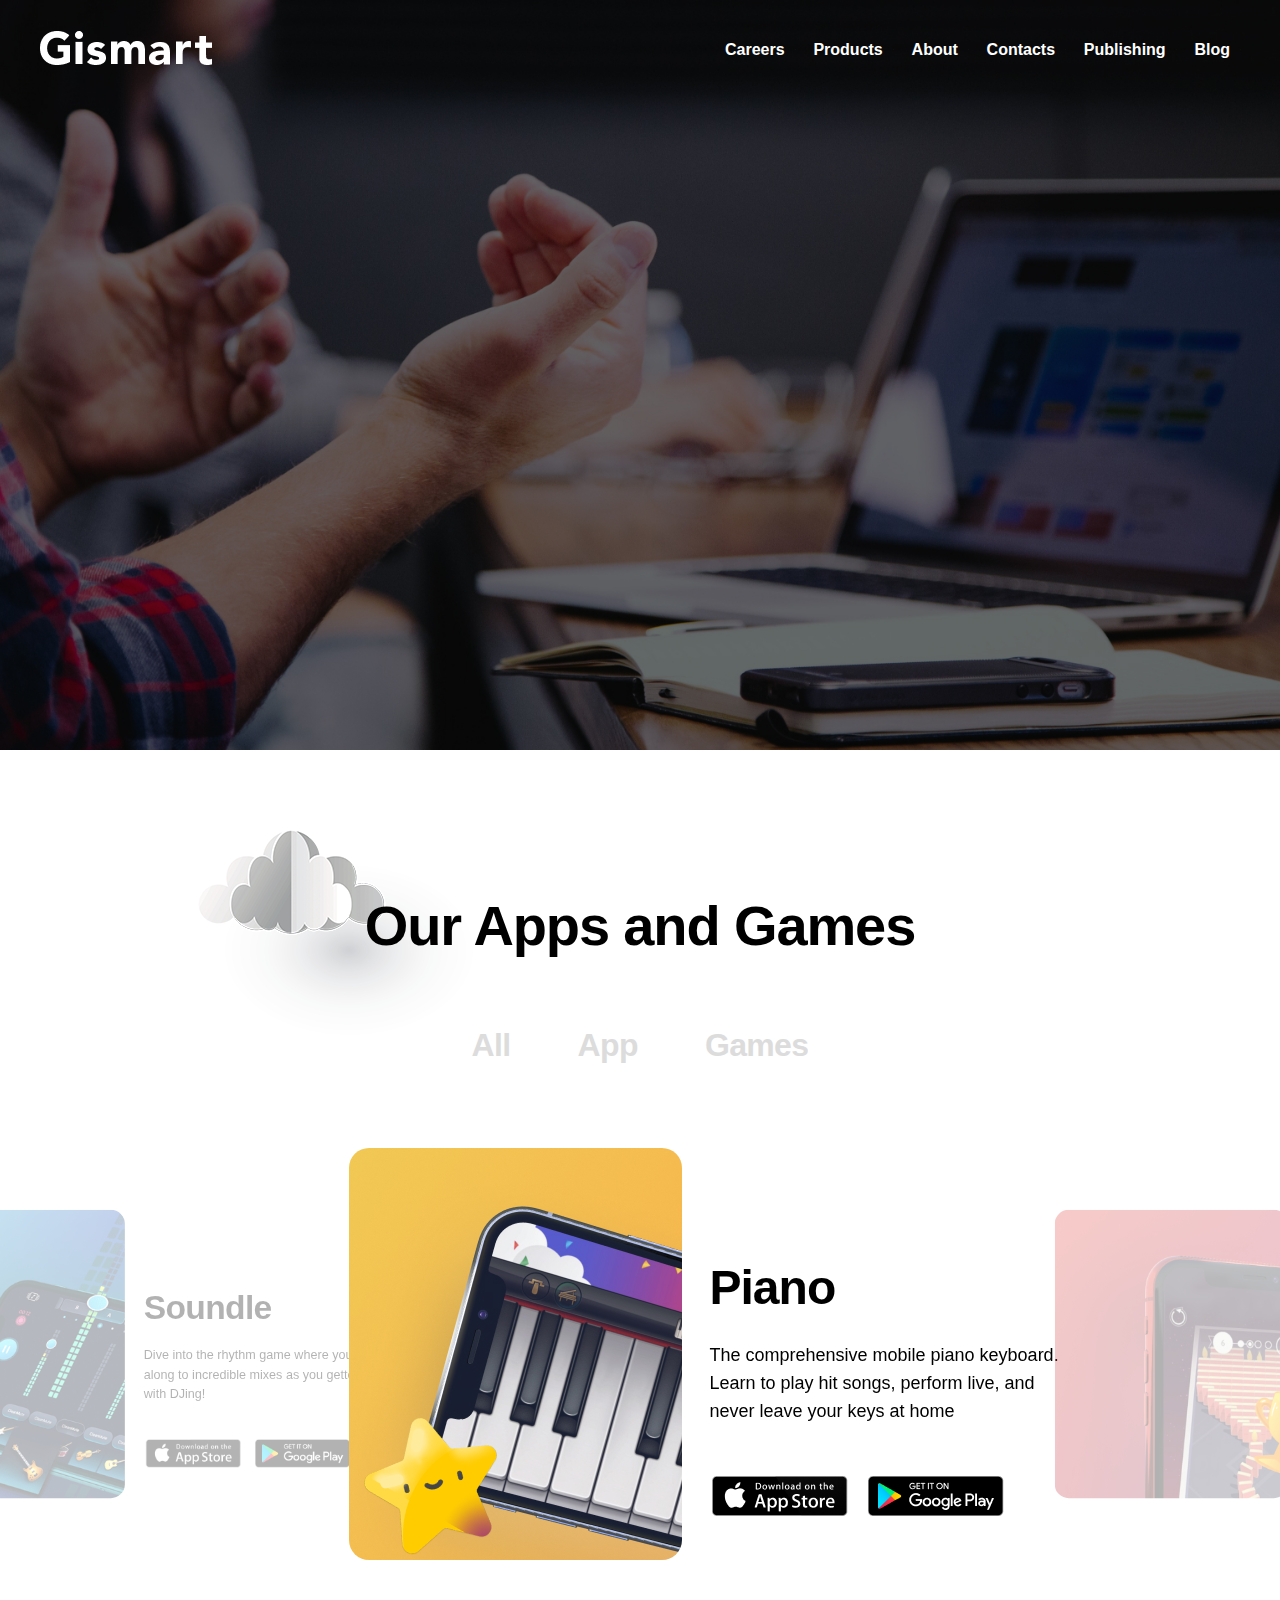
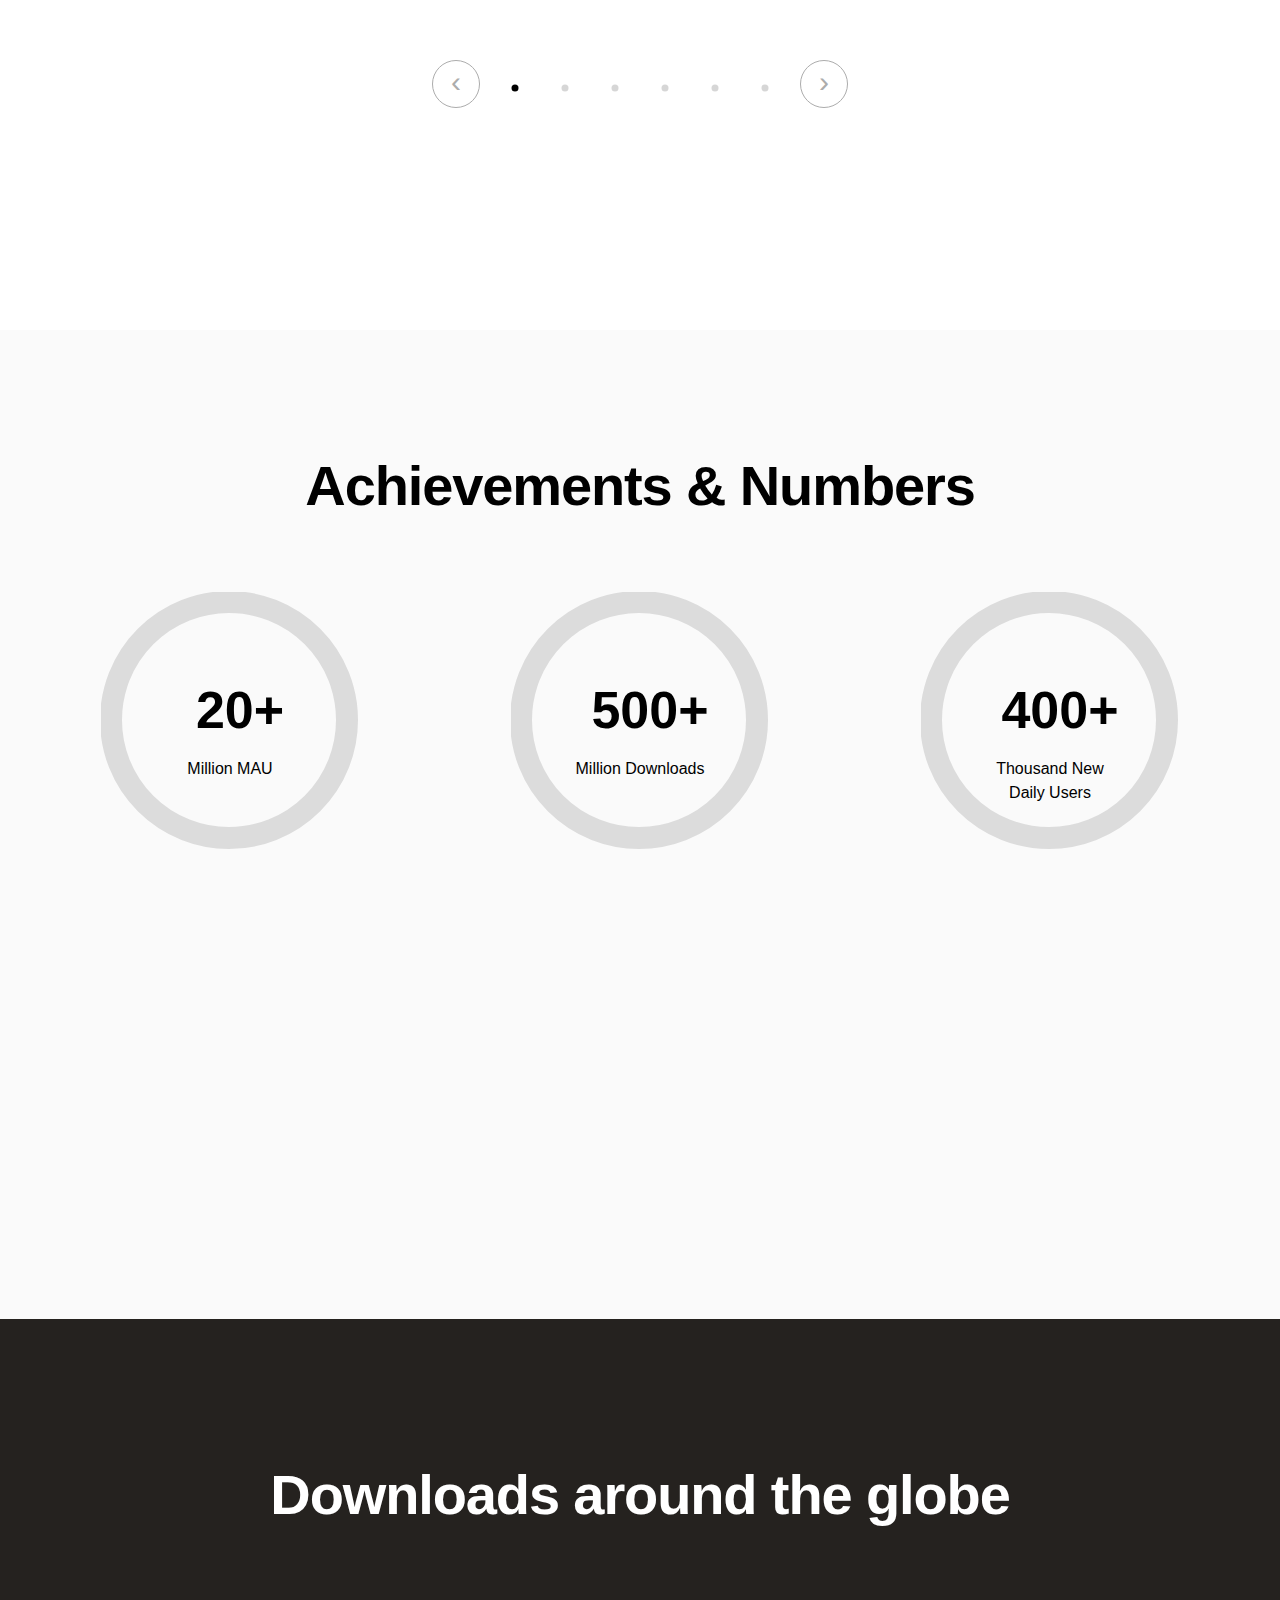
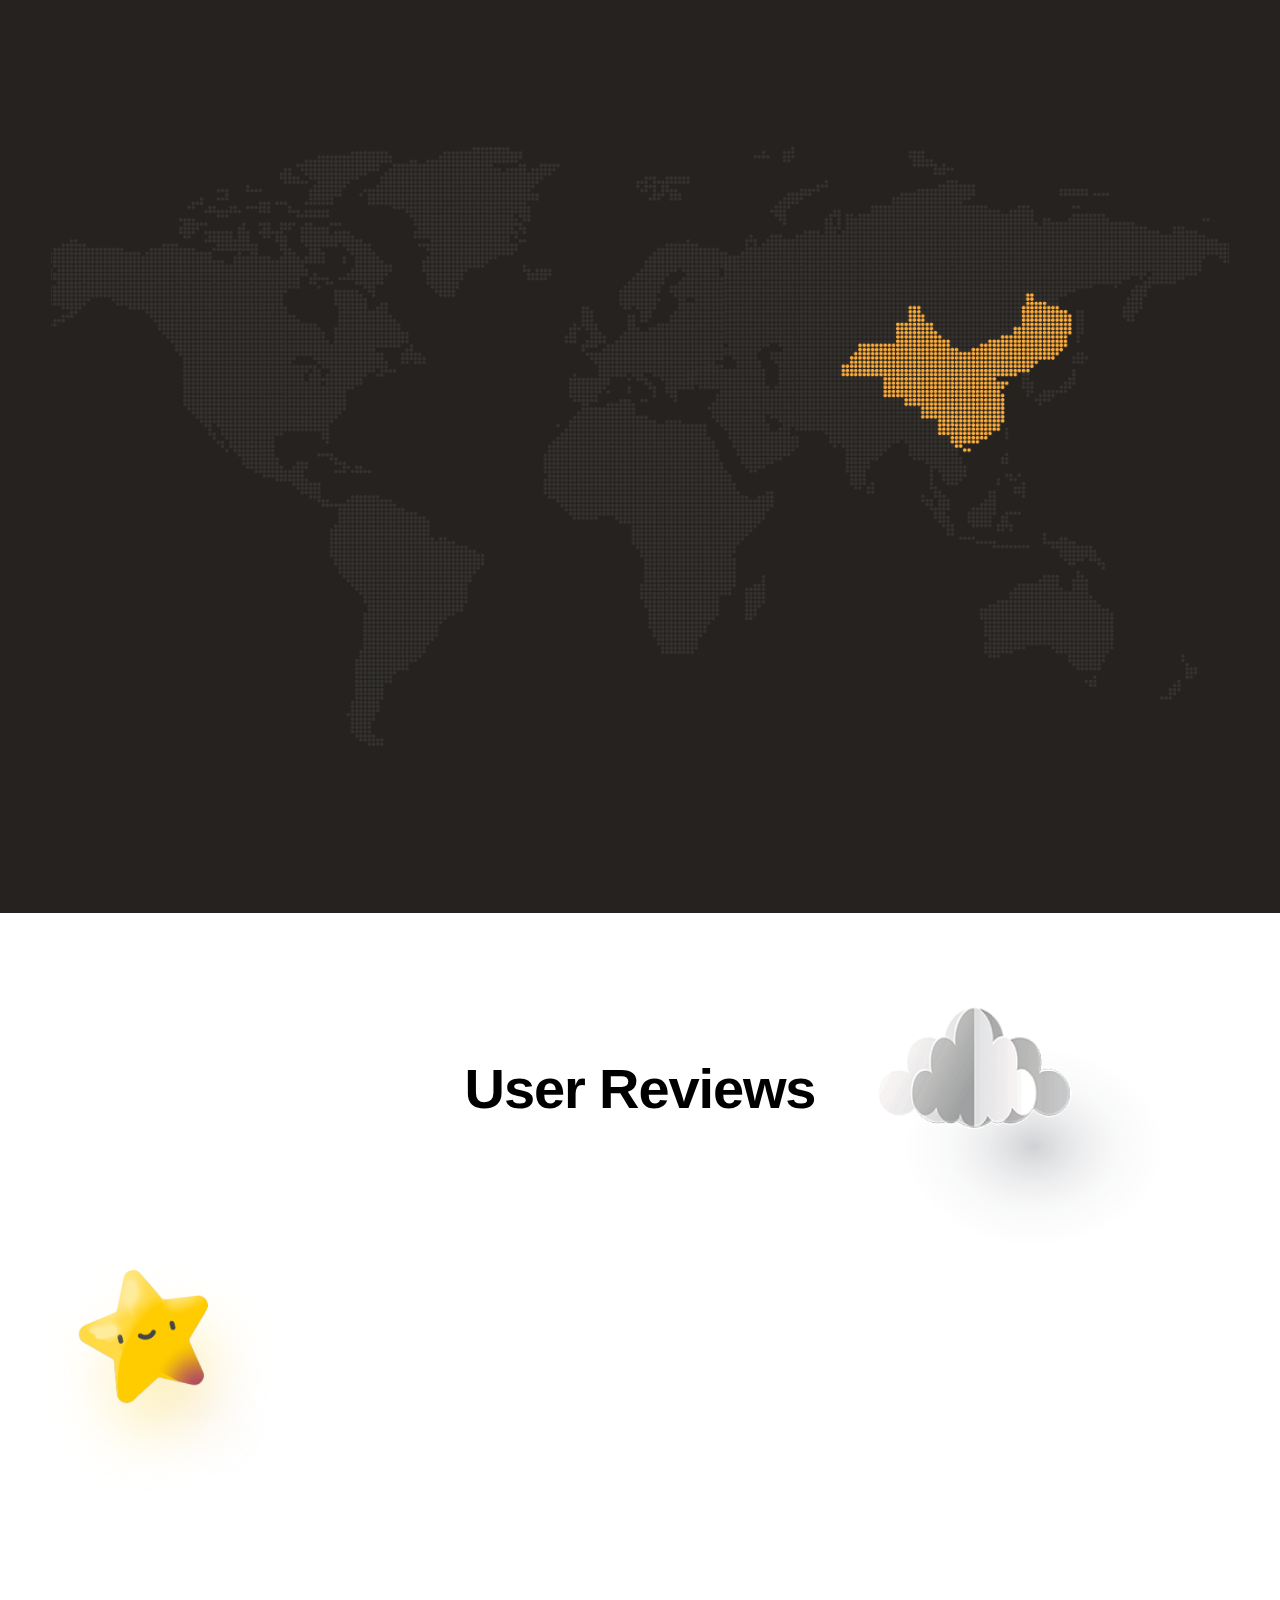
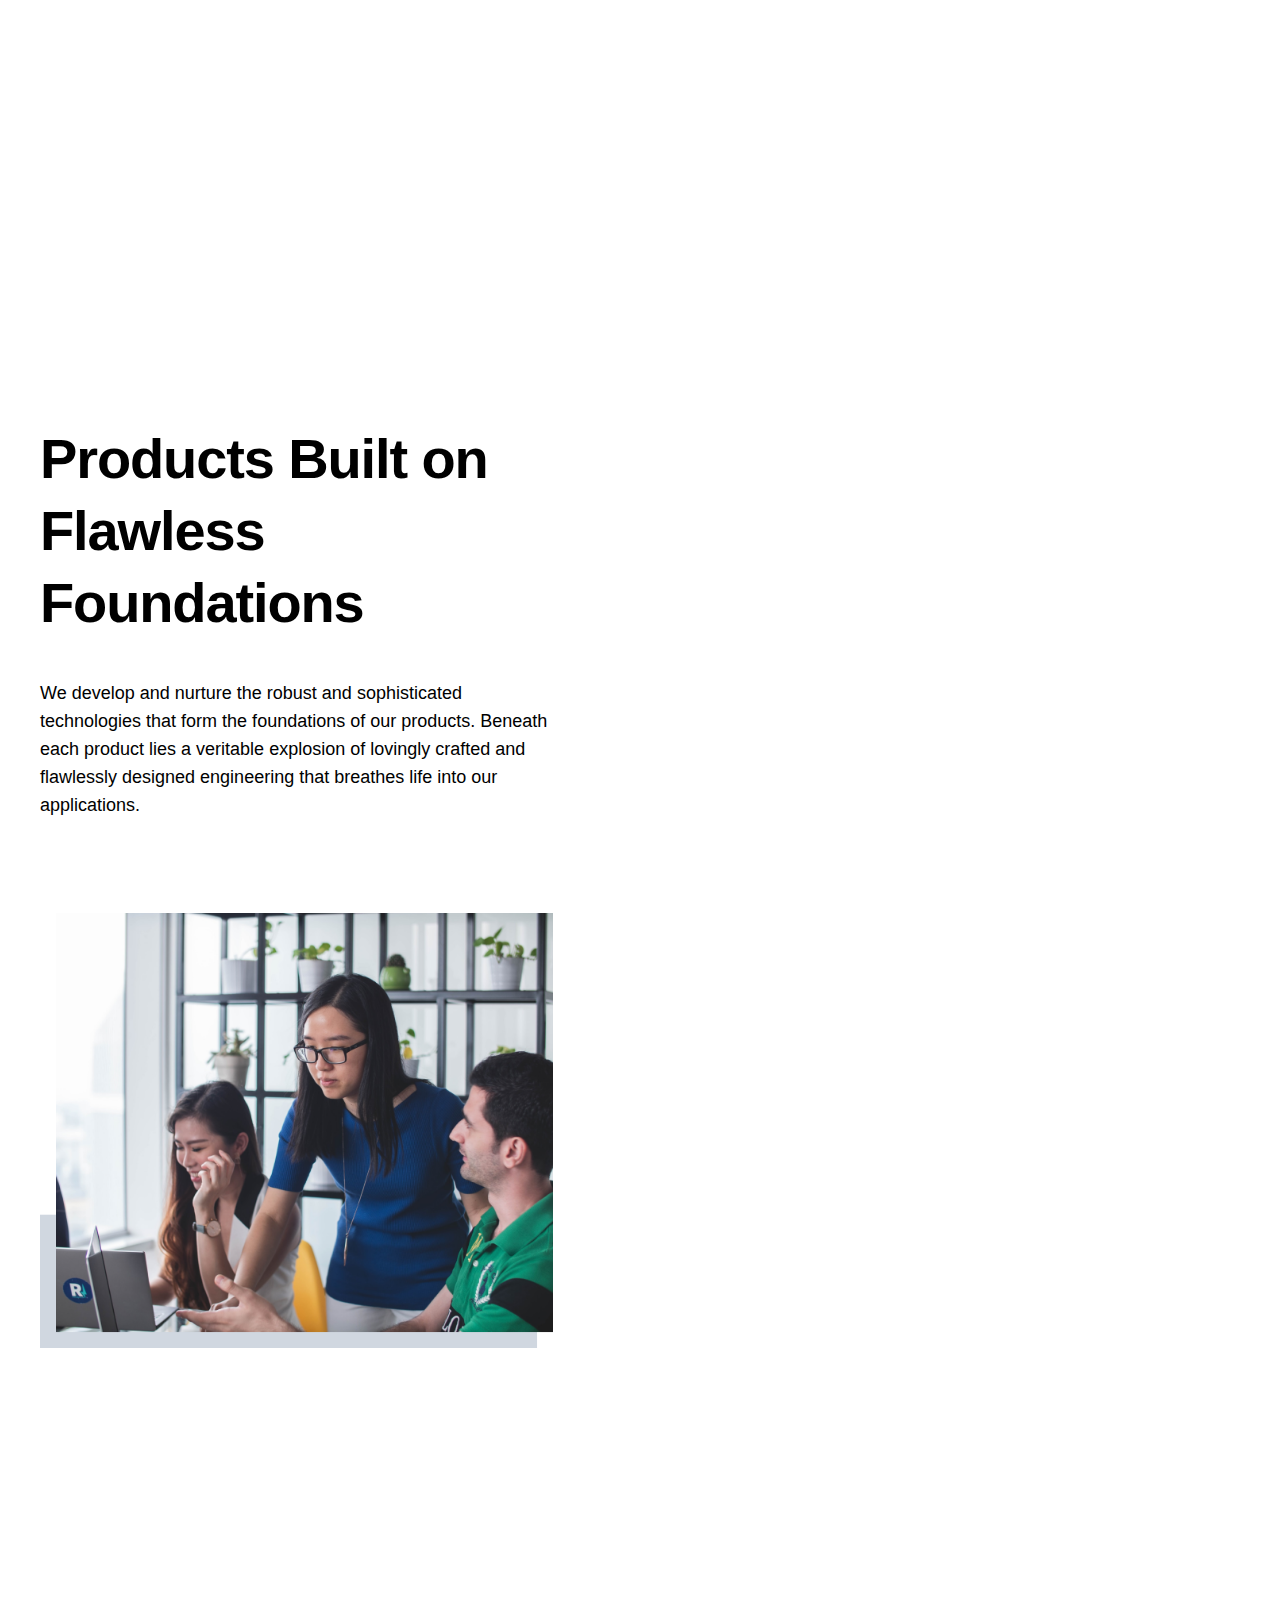
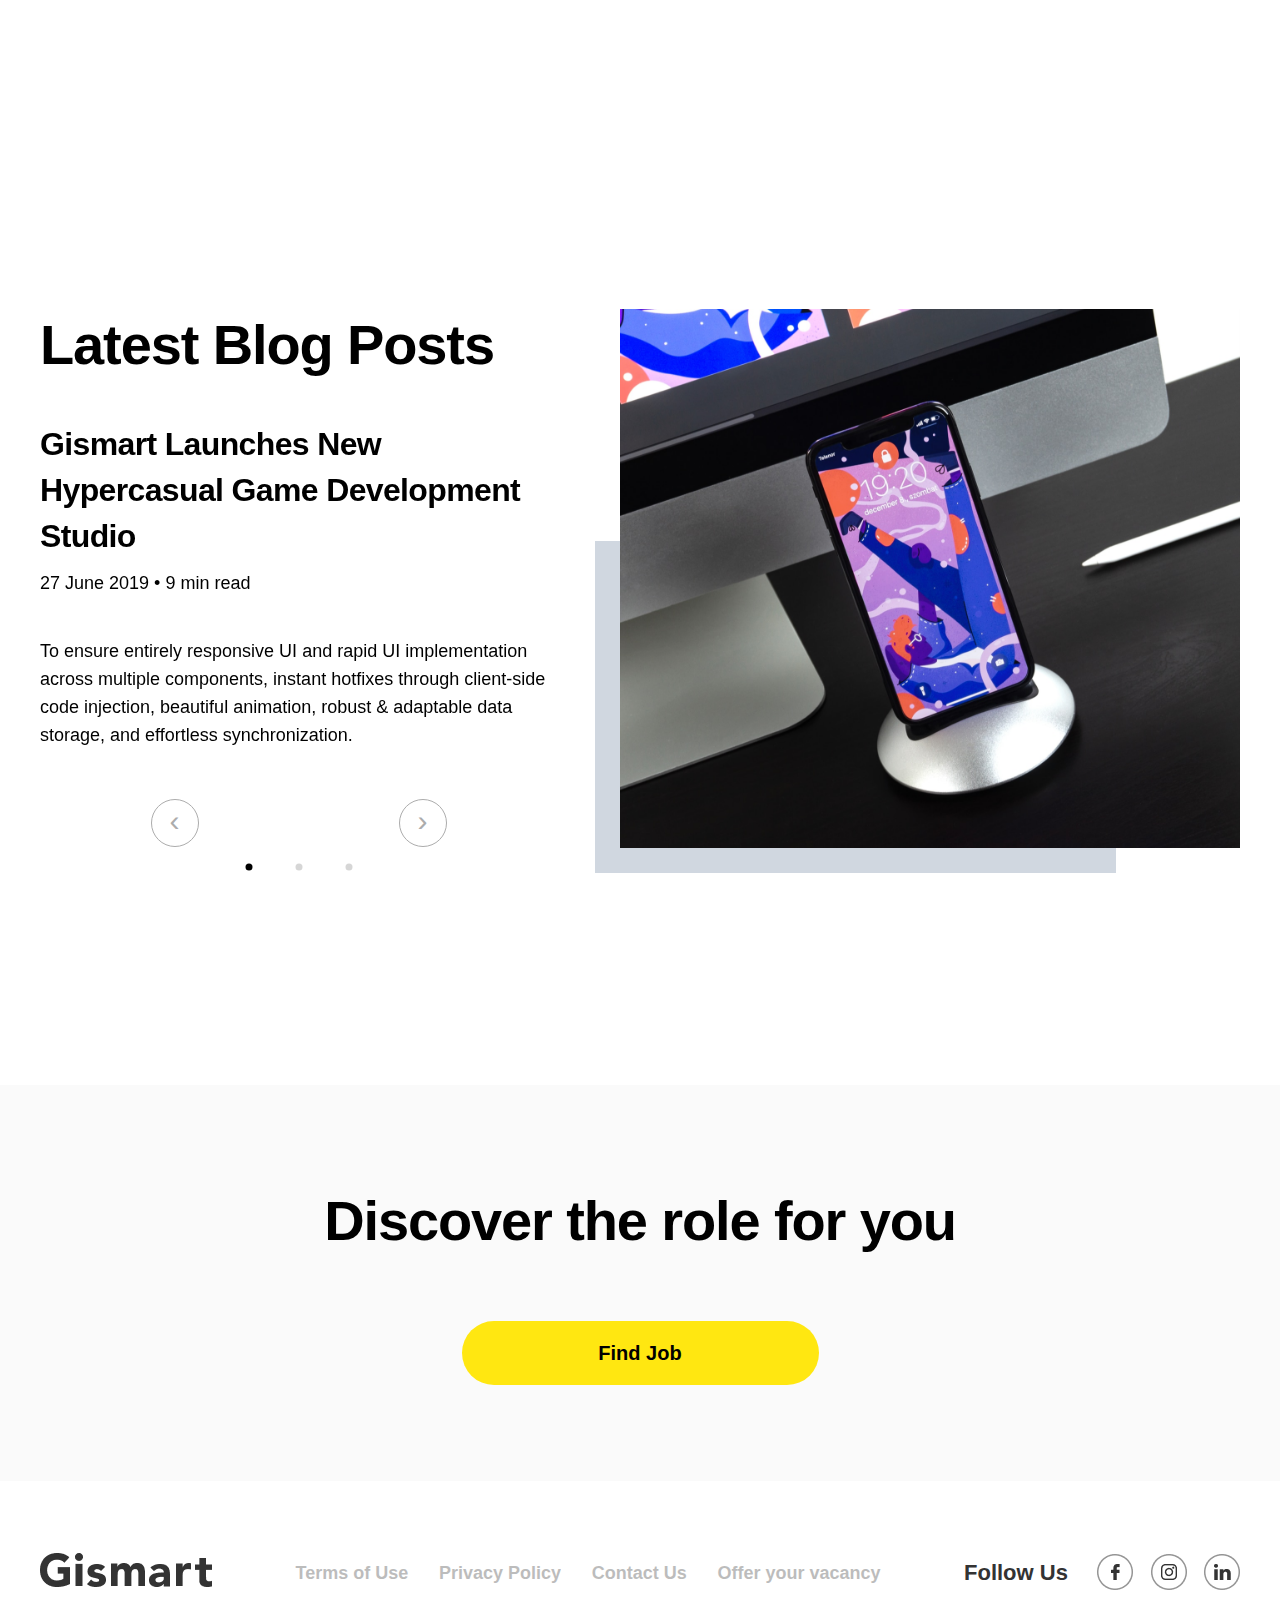
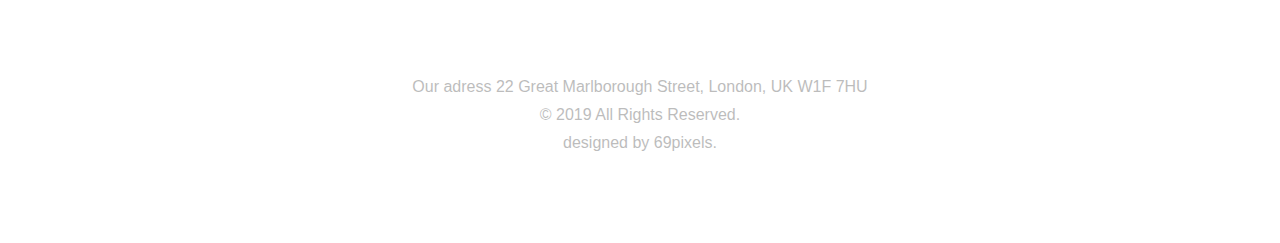
<file: index.html>
<!DOCTYPE html>
<html lang="en">
<head>
    <meta charset="UTF-8">
    <meta name="viewport" content="width=device-width, initial-scale=1.0">
    <title>Gismart</title>
    <link rel="stylesheet" href="css/normalize.css">
    <link rel="stylesheet" href="css/reset.css">
    <link rel="stylesheet" href="owlcarousel/assets/owl.carousel.min.css">
    <link rel="stylesheet" href="owlcarousel/assets/owl.theme.default.min.css">
    <link rel="stylesheet" href="css/stylesAll.css">
    <link rel="stylesheet" href="css/styleIndex.css">
    <link rel="stylesheet" href="css/mediaAll.css">
    <link rel="stylesheet" href="css/mediaIndex.css">
</head>
<body>
    <div class="header">
        <div class="containerMy">
            <div class="menu flex jcsb aic">
                <a href="index.html"><div></div></a>
                <div class="controls">
                    <div id="open"></div>
                    <div id="close"></div>
                </div>
                <div class="menu_wrap">
                    <ul class="flex jcsb" id="menu">
                        <li class=>
                            <a href="#" class="sorry">Careers</a>
                        </li>
                        <li><a href="product.html">Products</a></li>
                        <li><a href="about.html">About</a></li>
                        <li><a href="contact.html">Contacts</a></li>
                        <li><a href="publishing.html">Publishing</a></li>
                        <li><a href="#" class="sorry">Blog</a></li>
                    </ul>
                </div>
                
            </div>
            <h1>Defining Entertainment and delivering it to the world</h1>
            <p>Gismart is a leading developer and publisher of entertainment-focused apps and games. Focus areas – music entertainment apps, casual and hyper-casual games, and third-party game publishing.</p>
        </div>
    </div>
    <div class="appsGames">
        <img src="img/cloud.png" alt="img" id="cloud">
        <div class="containerMy">
            <h2>Our Apps and Games</h2>
            <ul class="flex jcsb">
                <li><input type="button" value="All" id="all"></li>
                <li><input type="button" value="App" id="apps"></li>
                <li><input type="button" value="Games" id="games"></li>
            </ul>
        </div>
        <div class="productCarousel">
            <div>
                <div class="owl-carousel owl-theme loop all">
                    <div class="item">
                        <div>
                            <img src="img/Piano.jpg" alt="img">
                        </div>
                        <div>Piano</div>
                        <div>The comprehensive mobile piano keyboard. Learn to play hit songs, perform live, and never leave your keys at home</div>
                        <div class="flex">
                            <a href="#" class="sorry"><img src="img/AppStore.jpg" alt="img"></a>
                            <a href="#" class="sorry"><img src="img/GooglePlay.jpg" alt="img"></a>
                        </div>
                    </div>
                    <div class="item">
                        <div>
                            <img src="img/DominoSmash.jpg" alt="img">
                        </div>
                        <div>Domino Crash</div>
                        <div>Drop, tumble, bash and crash into the worldof Domino Smash, collect crystals as you strikethe dominos, unlock new exciting levels!</div>
                        <div class="flex">
                            <a href="#" class="sorry"><img src="img/AppStore.jpg" alt="img"></a>
                            <a href="#" class="sorry"><img src="img/GooglePlay.jpg" alt="img"></a>
                        </div>
                    </div>
                    <div class="item">
                        <div>
                            <img src="img/Goal.jpg" alt="img">
                        </div>
                        <div>Cool Goal</div>
                        <div>Football just got a lot cooler! Test your brain and your boost, choose your hero and score goals across the world!</div>
                        <div class="flex">
                            <a href="#" class="sorry"><img src="img/AppStore.jpg" alt="img"></a>
                            <a href="#" class="sorry"><img src="img/GooglePlay.jpg" alt="img"></a>
                        </div>
                    </div>
                    <div class="item">
                        <div>
                            <img src="img/HelloPiano.jpg" alt="img">
                        </div>
                        <div>Hello Piano</div>
                        <div>Explore detailed lessons, play educational games, and master the piano with the pocket-sized piano tutor!</div>
                        <div class="flex">
                            <a href="#" class="sorry"><img src="img/AppStore.jpg" alt="img"></a>
                            <a href="#" class="sorry"><img src="img/GooglePlay.jpg" alt="img"></a>
                        </div>
                    </div>
                    <div class="item">
                        <div>
                            <img src="img/MuzicZen.jpg" alt="img">
                        </div>
                        <div>Music Zen</div>
                        <div>Explore guided meditations, soothing visual scenes, relaxing games, and a collection of audiobooks!</div>
                        <div class="flex">
                            <a href="#" class="sorry"><img src="img/GooglePlay.jpg" alt="img"></a>
                        </div>
                    </div>
                    <div class="item">
                        <div>
                            <img src="img/Soundle.jpg" alt="img">
                        </div>
                        <div>Soundle</div>
                        <div>Dive into the rhythm game where you play along to incredible mixes as you getto grips with DJing!</div>
                        <div class="flex">
                            <a href="#" class="sorry"><img src="img/AppStore.jpg" alt="img"></a>
                            <a href="#" class="sorry"><img src="img/GooglePlay.jpg" alt="img"></a>
                        </div>
                    </div>
                </div>
            </div>
            <div>
                <div class="owl-carousel owl-theme loop apps">
                    <div class="item">
                        <div>
                            <img src="img/Soundle.jpg" alt="img">
                        </div>
                        <div>Soundle</div>
                        <div>Dive into the rhythm game where you play along to incredible mixes as you getto grips with DJing!</div>
                        <div class="flex">
                            <a href="#" class="sorry"><img src="img/AppStore.jpg" alt="img"></a>
                            <a href="#" class="sorry"><img src="img/GooglePlay.jpg" alt="img"></a>
                        </div>
                    </div>
                    <div class="item">
                        <div>
                            <img src="img/Piano.jpg" alt="img">
                        </div>
                        <div>Piano</div>
                        <div>The comprehensive mobile piano keyboard. Learn to play hit songs, perform live, and never leave your keys at home</div>
                        <div class="flex">
                            <a href="#" class="sorry"><img src="img/AppStore.jpg" alt="img"></a>
                            <a href="#" class="sorry"><img src="img/GooglePlay.jpg" alt="img"></a>
                        </div>
                    </div>
                    <div class="item">
                        <div>
                            <img src="img/DominoSmash.jpg" alt="img">
                        </div>
                        <div>Domino Crash</div>
                        <div>Drop, tumble, bash and crash into the worldof Domino Smash, collect crystals as you strikethe dominos, unlock new exciting levels!</div>
                        <div class="flex">
                            <a href="#" class="sorry"><img src="img/AppStore.jpg" alt="img"></a>
                            <a href="#" class="sorry"><img src="img/GooglePlay.jpg" alt="img"></a>
                        </div>
                    </div>
                    <div class="item">
                        <div>
                            <img src="img/Goal.jpg" alt="img">
                        </div>
                        <div>Cool Goal</div>
                        <div>Football just got a lot cooler! Test your brain and your boost, choose your hero and score goals across the world!</div>
                        <div class="flex">
                            <a href="#" class="sorry"><img src="img/AppStore.jpg" alt="img"></a>
                            <a href="#" class="sorry"><img src="img/GooglePlay.jpg" alt="img"></a>
                        </div>
                    </div>
                    <div class="item">
                        <div>
                            <img src="img/HelloPiano.jpg" alt="img">
                        </div>
                        <div>Hello Piano</div>
                        <div>Explore detailed lessons, play educational games, and master the piano with the pocket-sized piano tutor!</div>
                        <div class="flex">
                            <a href="#" class="sorry"><img src="img/AppStore.jpg" alt="img"></a>
                            <a href="#" class="sorry"><img src="img/GooglePlay.jpg" alt="img"></a>
                        </div>
                    </div>
                </div>
            </div>
            <div>
                <div class="owl-carousel owl-theme loop games">
                <div class="item">
                    <div>
                        <img src="img/DominoSmash.jpg" alt="img">
                    </div>
                    <div>Domino Crash</div>
                    <div>Drop, tumble, bash and crash into the worldof Domino Smash, collect crystals as you strikethe dominos, unlock new exciting levels!</div>
                    <div class="flex">
                        <a href="#" class="sorry"><img src="img/AppStore.jpg" alt="img"></a>
                        <a href="#" class="sorry"><img src="img/GooglePlay.jpg" alt="img"></a>
                    </div>
                </div>
                <div class="item">
                    <div>
                        <img src="img/Goal.jpg" alt="img">
                    </div>
                    <div>Cool Goal</div>
                    <div>Football just got a lot cooler! Test your brain and your boost, choose your hero and score goals across the world!</div>
                    <div class="flex">
                        <a href="#" class="sorry"><img src="img/AppStore.jpg" alt="img"></a>
                        <a href="#" class="sorry"><img src="img/GooglePlay.jpg" alt="img"></a>
                    </div>
                </div>
                <div class="item">
                    <div>
                        <img src="img/Soundle.jpg" alt="img">
                    </div>
                    <div>Soundle</div>
                    <div>Dive into the rhythm game where you play along to incredible mixes as you getto grips with DJing!</div>
                    <div class="flex">
                        <a href="#" class="sorry"><img src="img/AppStore.jpg" alt="img"></a>
                        <a href="#" class="sorry"><img src="img/GooglePlay.jpg" alt="img"></a>
                    </div>
                </div>
            </div>
            </div>
        </div>
    </div>
    <div class="achievements">
        <div class="containerMy">
            <h2>Achievements &amp; Numbers</h2>
            <div>
                <div class="flex jcsb opp">
                    <div class="circle flex jcc" id="show">
                        <div class="count">20+</div>
                        <div class="smallCircleText">Million MAU</div>
                        <svg>
                            <circle class="bg" cx="128" cy="128" r="118"></circle>
                            <circle class="progress" cx="129" cy="128" r="118"></circle>
                        </svg>
                    </div>
                    <div class="circle flex jcc" id="show1">
                        <div class="count">500+</div>
                        <div class="smallCircleText">Million Downloads</div>
                        <svg>
                            <circle class="bg" cx="128" cy="128" r="118"></circle>
                            <circle class="progress1" cx="129" cy="128" r="118"></circle>
                        </svg>
                    </div>
                    <div class="circle flex jcc" id="show2">
                        <div class="count">400+</div>
                        <div class="smallCircleText">Thousand New <br> Daily Users</div>
                        <svg>
                            <circle class="bg" cx="128" cy="128" r="118"></circle>
                            <circle class="progress2" cx="129" cy="128" r="118"></circle>
                        </svg>
                    </div>
                </div>
                <div class="flex jcsb" id="nimbersAnim">
                    <div id="nimbers">
                        <div><img src="img/rank.png" alt="img"></div>
                        <h6>Top Ranking</h6>
                        <p>Our applications are сonstantly in the to <br> of App Store and Google Play</p>
                    </div>
                    <div id="nimbers">
                        <div><img src="img/cup.png" alt="img"></div>
                        <h6>Over 15 Awards</h6>
                        <p>More than 15 awards and titles in the field <br> of entertainment</p>
                    </div>
                    <div id="nimbers">
                        <div><img src="img/star.png" alt="img"></div>
                        <h6>Rating 4.8</h6>
                        <p>An average user rating of our games and <br> application is more than 4.5+</p>
                    </div>
                </div>
            </div>
        </div>
    </div>
    <div class="downloads">
        <div class="containerMy">
            <h2>Downloads around the globe</h2>
            <p>We make our mark on a global scale by delivering our products to the world. Together we’re working to realize our vision of making entertainment accessibleregardless of location.</p>
            <div id="map">
                <img src="img/usaNumber.png" alt="number">
                <img src="img/latinNumber.png" alt="number">
                <img src="img/africaNumber.png" alt="number">
                <img src="img/europeNumber.png" alt="number">
                <img src="img/chinaNumber.png" alt="number">
            </div>
        </div>
    </div>
    <div class="reviews">
        <div class="containerMy">
             <h2>User Reviews</h2>
             <p>We listen to feedback, trust our users, and we're never afraid to change. Our reviews show the dedication and respect that goes into ensuring our products always deliver experiences that match our user's expectations.</p>
             <img src="img/starSmile.png" alt="img">
             <img src="img/cloud2.png" alt="img">
             <div class="numberAnim">
                <div class="number">10</div>
                <div>&bull;</div>
             </div>
        </div>
        <div class="owl-carousel owl-theme comments">
            <div class="item">
                <div class="stars flex">
                    <div>&#9733;&#9733;&#9733;&#9733;&#9733;</div>
                    <div>for Hip-hop Beat Maker</div>
                </div>
                <div>Katrina Fox</div>
                <div>25.08.2019</div>
                <div>The best think ever!</div>
                <div>It's awesome there is no other word to describe it.</div>
            </div>
            <div class="item">
                <div class="stars flex">
                    <div>&#9733;&#9733;&#9733;&#9733;<span>&#9733;</span></div>
                    <div>for Hip-hop Beat Maker</div>
                </div>
                <div>James Anderson</div>
                <div>25.08.2019</div>
                <div>Awesome!</div>
                <div>Mit dieser App hat man gute bis sehr gute Erfolge je nachdem wie man sich anstrengt.Eine sehr gelungene Arbeit von den Entwicklern</div>
            </div>
            <div class="item">
                <div class="stars flex">
                    <div>&#9733;&#9733;&#9733;&#9733;&#9733;</div>
                    <div>for Hip-hop Beat Maker</div>
                </div>
                <div>Leonardo Davidson</div>
                <div>25.08.2019</div>
                <div>Top App!!</div>
                <div>Mit dieser App hat man gute bis sehr gute Erfolge je nachdem wie man sich anstrengt.Eine sehr gelungene Arbeit von den Entwicklern</div>
            </div>
            <div class="item">
                <div class="stars flex">
                    <div>&#9733;&#9733;&#9733;&#9733;&#9733;</div>
                    <div>for Hip-hop Beat Maker</div>
                </div>
                <div>Katrina Fox</div>
                <div>25.08.2019</div>
                <div>The best think ever!</div>
                <div>It's awesome there is no other word to describe it.</div>
            </div>
            <div class="item">
                <div class="stars flex">
                    <div>&#9733;&#9733;&#9733;&#9733;&#9733;</div>
                    <div>for Hip-hop Beat Maker</div>
                </div>
                <div>Jessica Simpson</div>
                <div>25.08.2019</div>
                <div>Realy like it!</div>
                <div>Mit dieser App hat man gute bis sehr gute Erfolge je nachdem wie man sich anstrengt.Eine sehr gelungene Arbeit von den Entwicklern</div>
            </div>
        </div>
    </div>
    <div class="productBuilt">
        <div class="containerMy">
            <h2>Products Built on Flawless Foundations</h2>
            <div class="flex">
                <div>
                    <p>We develop and nurture the robust and sophisticated technologies that form the foundations of our products. Beneath each product lies a veritable explosion of lovingly crafted and flawlessly designed engineering that breathes life into our applications.</p>
                    <div>
                        <img src="img/people.png" alt="img" id="people">
                    </div>
                </div>
                <div class="flex wrap jcsb">
                    <div class="productText">
                        <div><img src="img/frame1.png" alt="img"></div>
                        <div>Our Own Android and iOS Libraries</div>
                        <div>To ensure entirely responsive UI and rapid UI implementation across multiple components, beautiful animation, robust & adaptable data storage, and effortless synchronization.</div>
                        <div><span>Powered by:</span>  Java, Kotlin, Dart/C++, RxJava, Flutter,  Swift, Obj-C, Realm, CoreData, CoreAudio, RxSwift, Alamofire, Eureka</div>
                    </div>
                    <div class="productText">
                        <div><img src="img/frame2.png" alt="img"></div>
                        <div>Our Own Back End and Platform Services</div>
                        <div>To allow instant API logic implementation, swift client notifications, protected API endpoints, fluid web-based server setting configuration, and user-accessible server error management.</div>
                        <div><span>Powered by:</span> Golang, Python, JavaScript, Nginx, PostgreSQL, Redis, ElasticSearch/Kibana, Swagger, Python, Flask, React</div>
                    </div>
                    <div class="productText">
                        <div><img src="img/frame3.png" alt="img"></div>
                        <div>Immutable Infrastructure</div>
                        <div>To facilitate rapid and simple deployment, promote extreme scalability with continual reliability, and enable precise performance monitoring.</div>
                        <div><span>Powered by:</span> Terraform, Kubernetes, AWS S3, AWS SQS, AWS Lambda, Siege, Яндекс.Танк</div>
                    </div>
                    <div class="productText">
                        <div><img src="img/frame4.png" alt="img"></div>
                        <div>In-House Data Analytics Tools</div>
                        <div>To provide users’ data protection and rapid querying on a terabyte-scale to forge data-driven strategies and foster insightful product development through statistical models and algorithms.</div>
                        <div><span>Powered by:</span> Python, RedShift, R, Tableau, Grafana, PostgreSQL, sklearn, numpy, scipy, statsmodels, seaborn, plotly</div>
                    </div>
                </div>
            </div>
        </div>
    </div>
    <div class="awards">
        <div class="containerMy">
            <h2>Awards</h2>
            <div class="flex jcsb aic">
                <img src="img/award1.png" alt="img">
                <img src="img/award2.png" alt="img">
                <img src="img/award3.png" alt="img">
                <img src="img/award4.png" alt="img">
                <img src="img/award5.png" alt="img">
                <img src="img/award6.png" alt="img">
            </div>
        </div>
    </div>
    <div class="posts">
        <div class="containerMy flex jcsb">
            <div>
                <h2>Latest Blog Posts</h2>
                <div class="owl-carousel owl-theme blogs">
                    <div class="item">
                        <h5>Gismart Launches New Hypercasual Game Development Studio</h5>
                        <div>27 June 2019 &bull; 9 min read</div>
                        <div>To ensure entirely responsive UI and rapid UI implementation across multiple components, instant hotfixes through client-side code injection, beautiful animation, robust & adaptable data storage, and effortless synchronization.</div>
                    </div>
                    <div class="item">
                        <h5>Gismart Offers Strategic Partnerships to Experienced Hypercasual Development Studios</h5>
                        <div>27 June 2019 &bull; 15 min read</div>
                        <div>Gismart is inviting experienced hypercasual, puzzle, and idle game development studios to partner with the company, providing unique terms of collaboration that will increase the opportunity to release successful games in a shorter timeframe.</div>
                    </div>
                    <div class="item">
                        <h5>Gismart Launches Partnership Program Games For Artists</h5>
                        <div>26 June 2019 &bull; 4 min read</div>
                        <div>We are glad to announce that we have launched a partnership program Games for Artists where partner musicians can promote their brand and music via our new hyper-casual games.</div>
                    </div>
                </div>             
            </div>
            <img src="img/blogPostImg.png" alt="img">
        </div>
    </div>
    <div class="discover">
        <div class="containerMy">
            <h2>Discover the role for you</h2>
            <div><a href="#" class="sorry"><input type="button" value="Find Job"></a></div>
        </div>
    </div>
    <div class="footer">
        <div class="containerMy">
            <div class="flex jcsb aic down">
                <a href="index.html"><div id="footerlogo"></div></a>
                <ul class="flex jcsb aic">
                    <li><a href="#" class="sorry">Terms of Use</a></li>
                    <li><a href="#" class="sorry">Privacy Policy</a></li>
                    <li><a href="contact.html">Contact Us</a></li>
                    <li><a href="#" class="sorry">Offer your vacancy</a></li>
                </ul>
                <ul class="flex jcsb aic">
                    <li>Follow Us</li>
                    <li><a href="#" class="sorry"><img src="img/faceb.png" alt="img"></a></li>
                    <li><a href="#" class="sorry"><img src="img/insta.png" alt="img"></a></li>
                    <li><a href="#" class="sorry"><img src="img/linkd.png" alt="img"></a></li>
                </ul>
            </div>
            <div class="bottom">Our adress 22 Great Marlborough Street, London, UK W1F 7HU</div>
            <div class="bottom">&copy; 2019 All Rights Reserved.</div>
            <div class="bottom">designed by 69pixels.</div>
        </div>
    </div>
    <script src="https://code.jquery.com/jquery-3.5.1.min.js" integrity="sha256-9/aliU8dGd2tb6OSsuzixeV4y/faTqgFtohetphbbj0=" crossorigin="anonymous"></script>
    <script src="js/jsIndex.js"></script>
    <script src="owlcarousel/owl.carousel.min.js"></script>
    <script src="js/jsAll.js"></script>
</body>
</html>
</file>
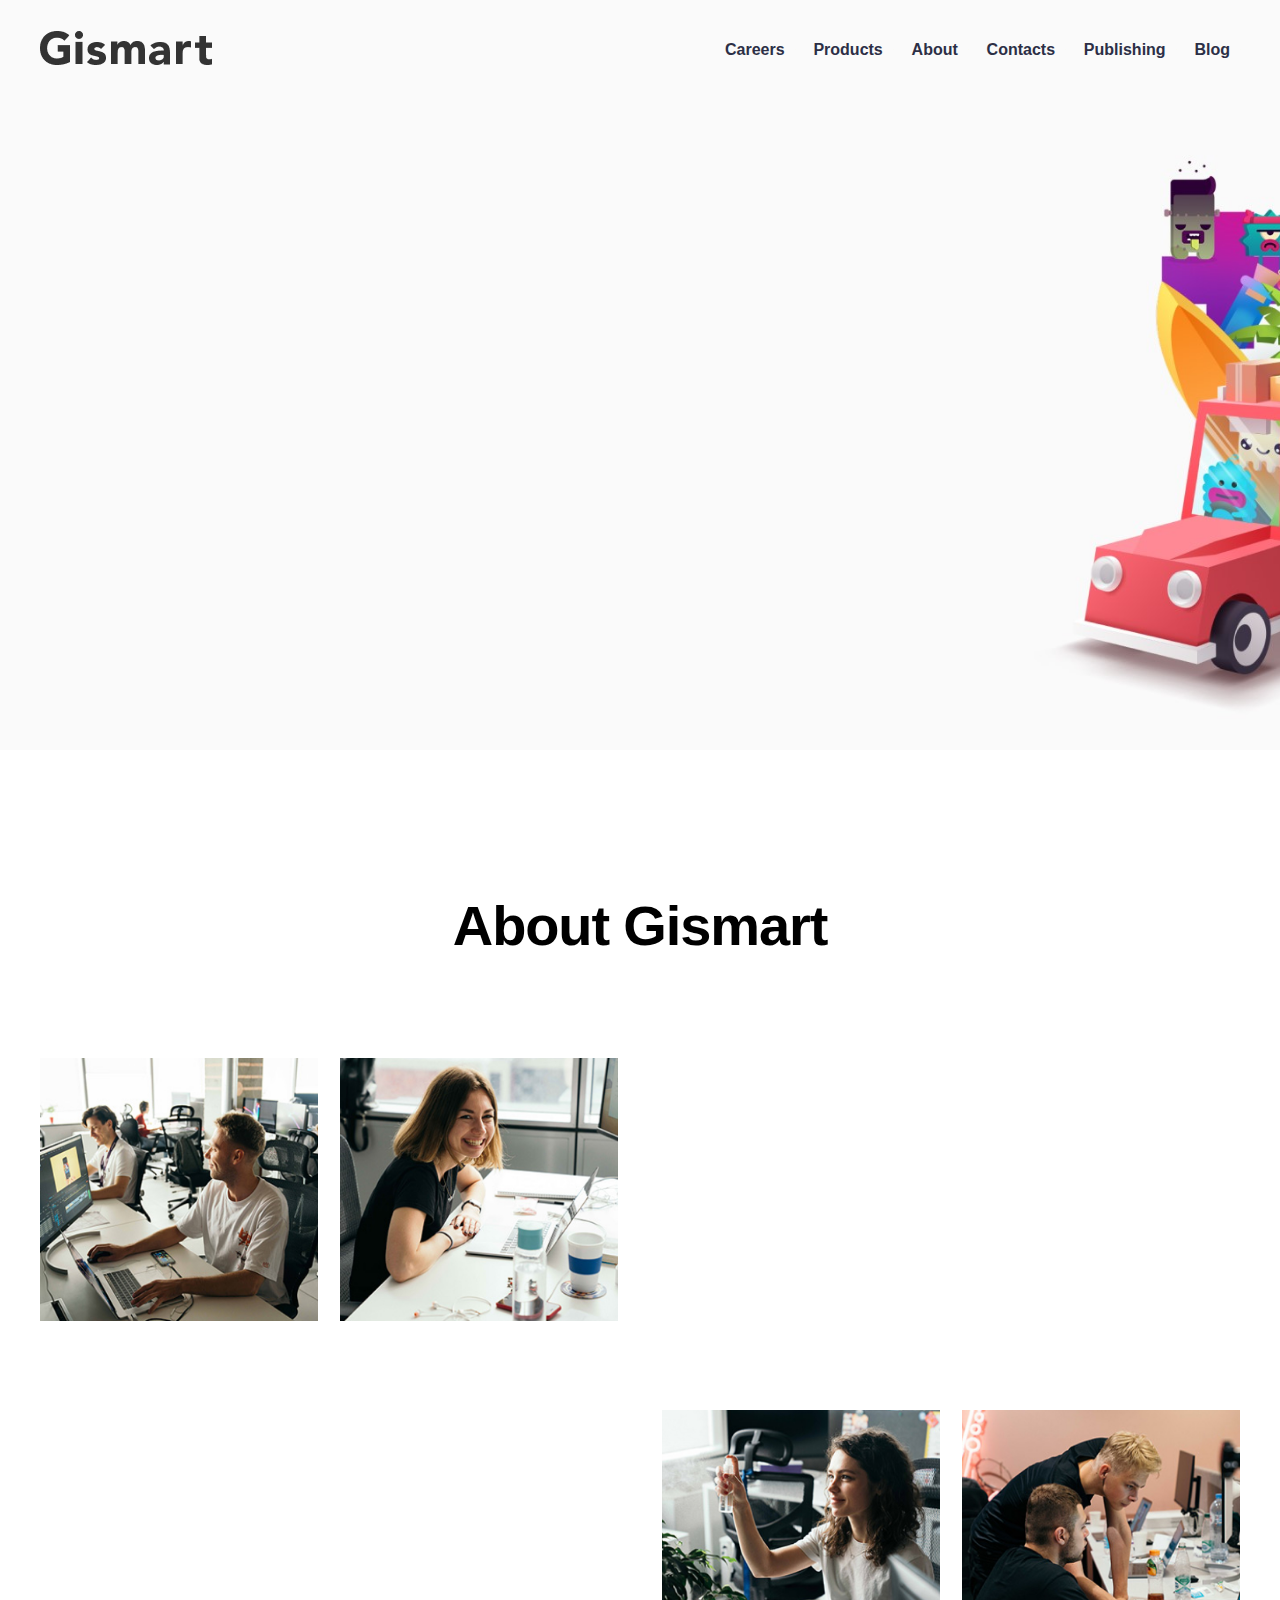
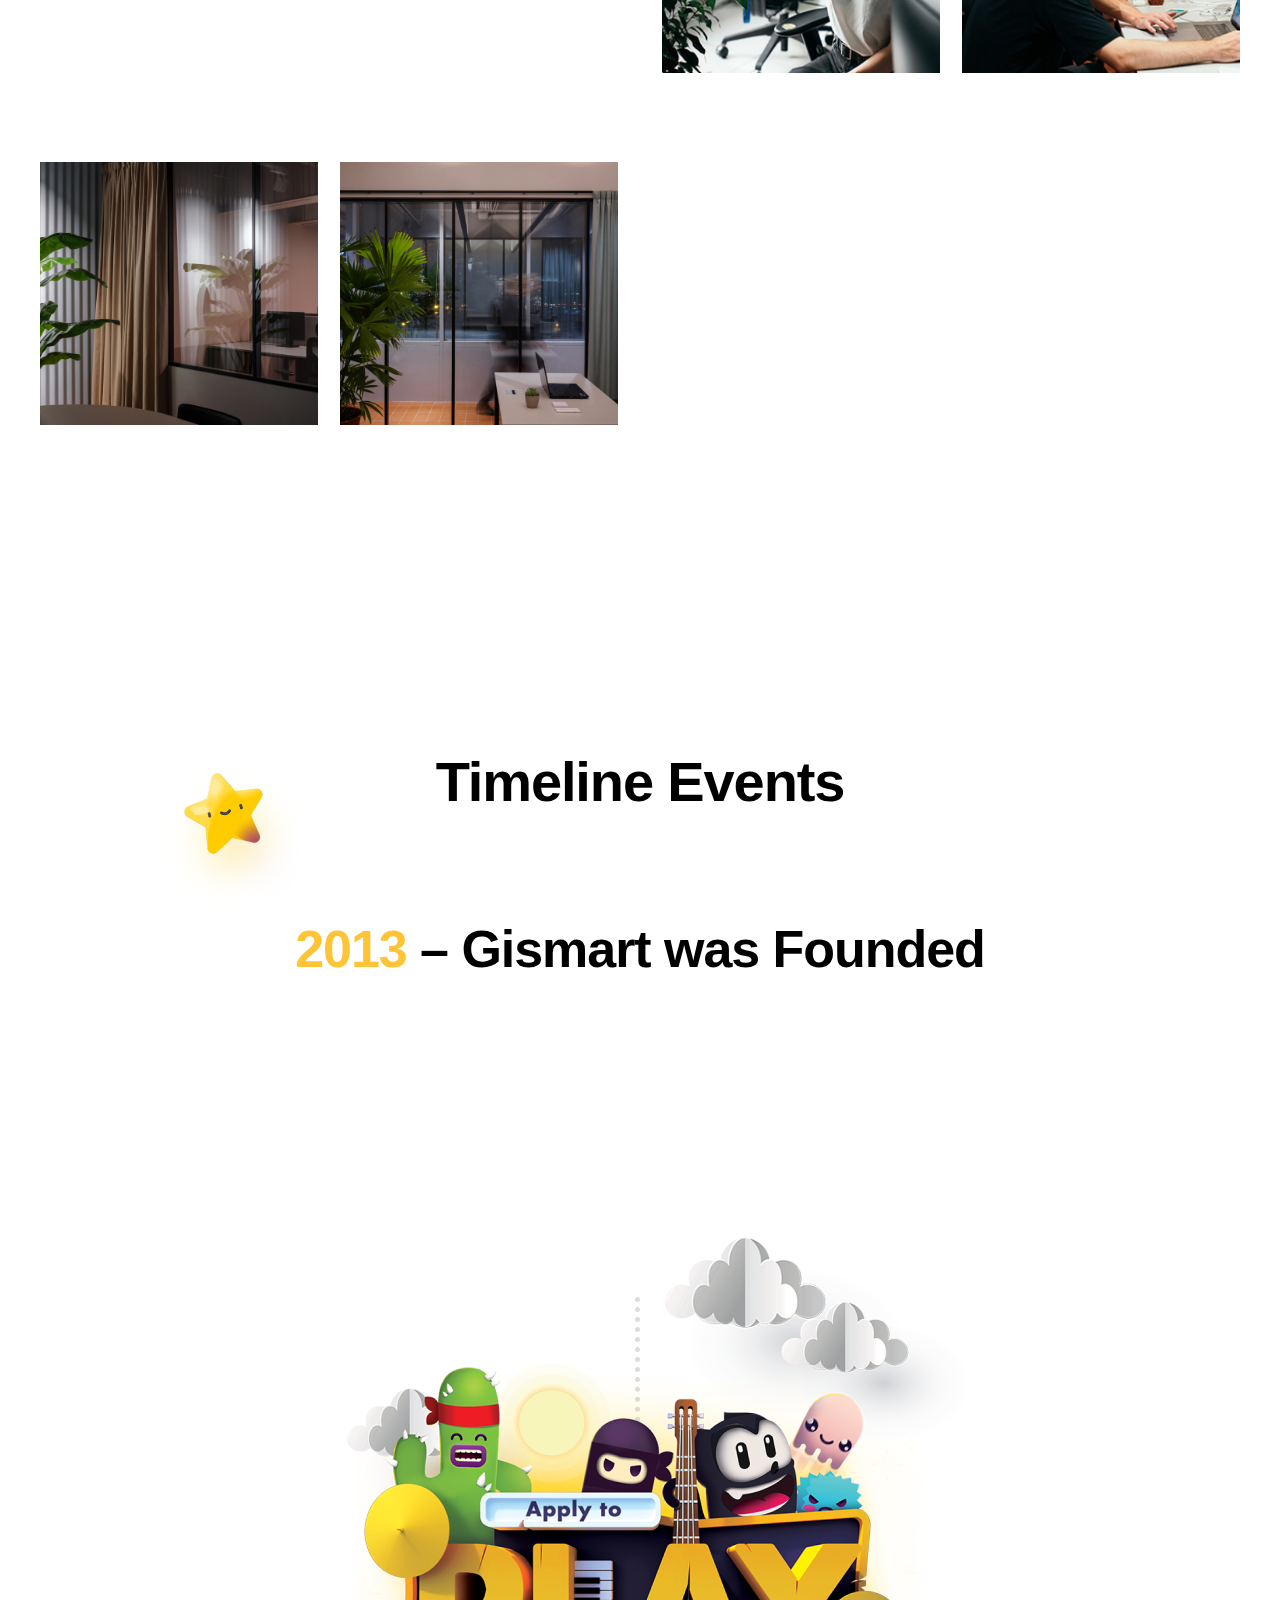
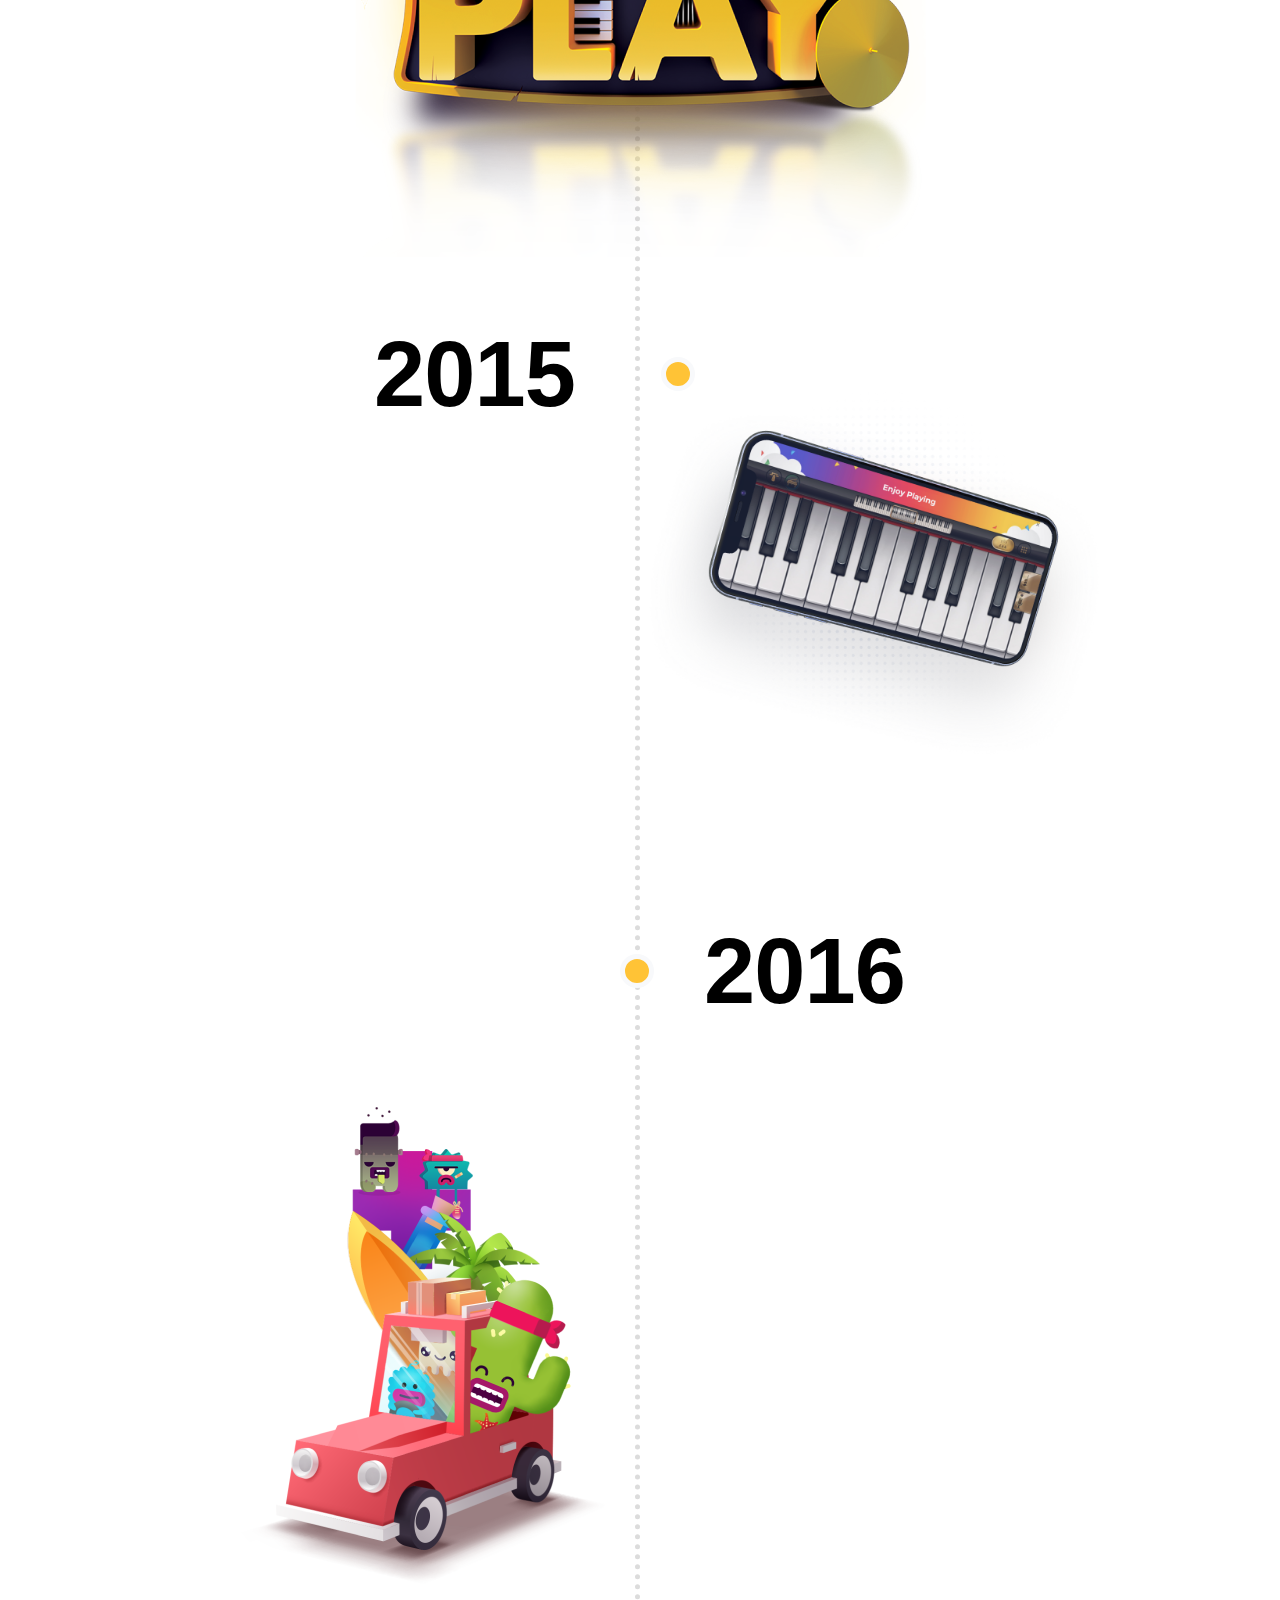
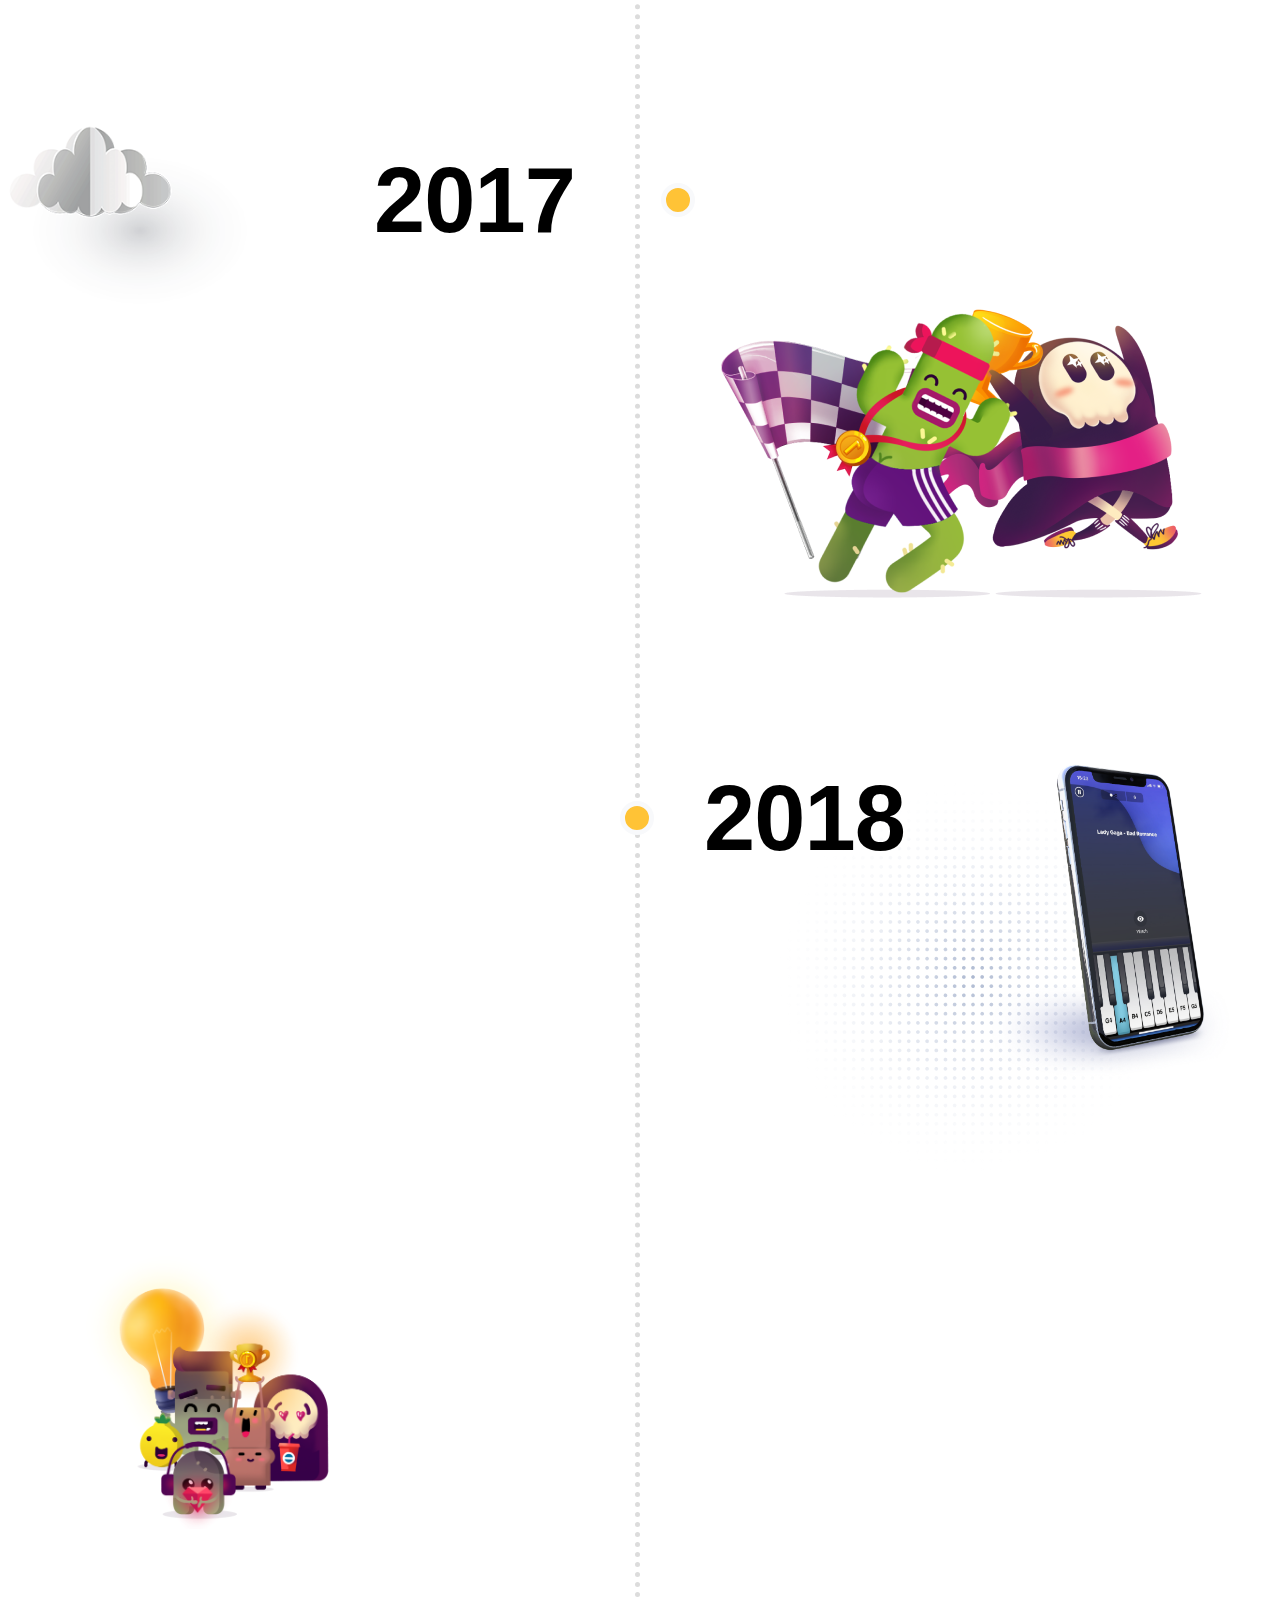
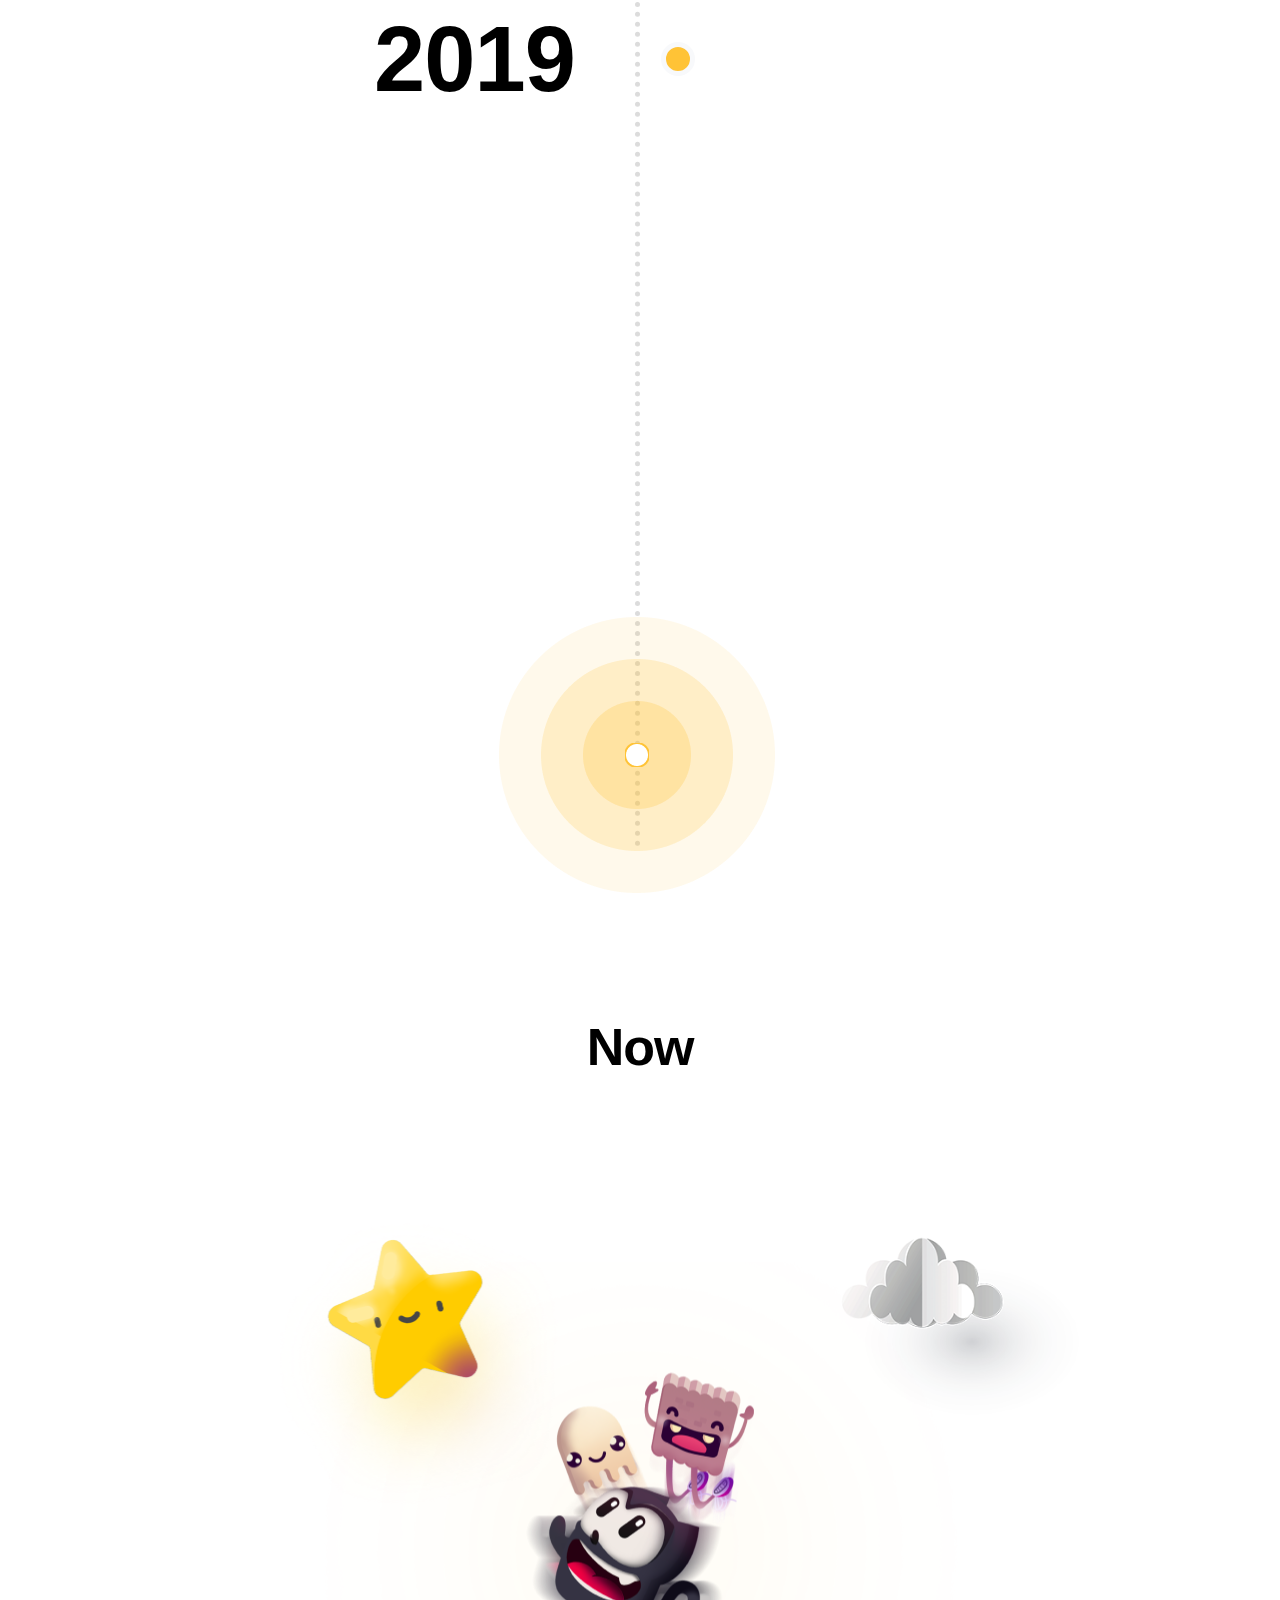
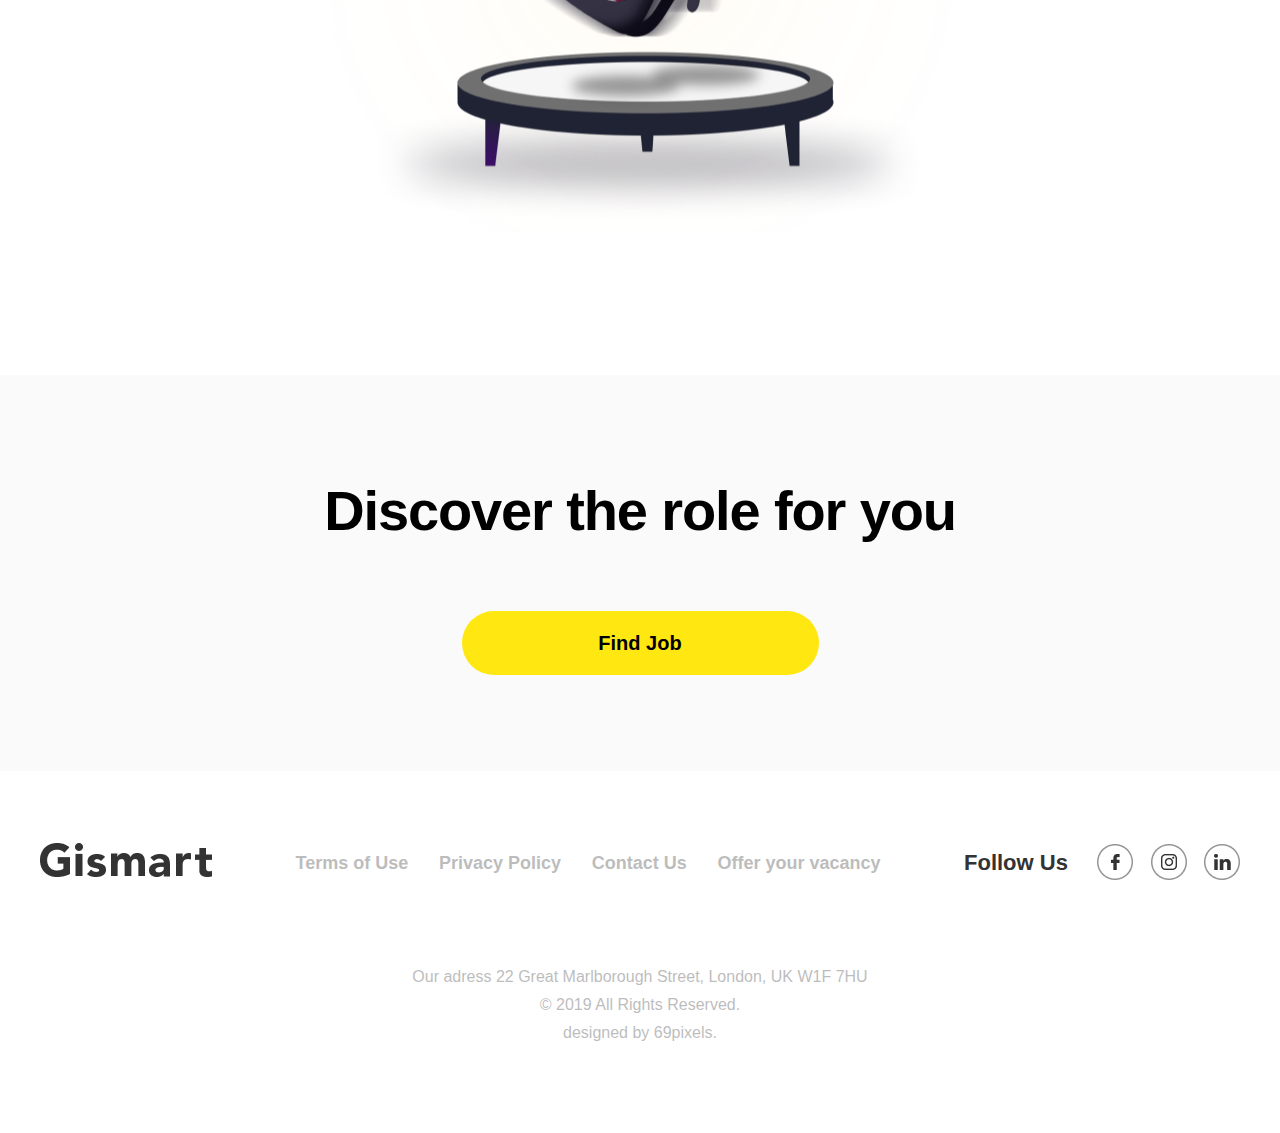
<file: about.html>
<!DOCTYPE html>
<html lang="en">
<head>
    <meta charset="UTF-8">
    <meta name="viewport" content="width=device-width, initial-scale=1.0">
    <title>About</title>
    <link rel="stylesheet" href="css/normalize.css">
    <link rel="stylesheet" href="css/reset.css">
    <link rel="stylesheet" href="owlcarousel/assets/owl.carousel.min.css">
    <link rel="stylesheet" href="owlcarousel/assets/owl.theme.default.min.css">
    <link rel="stylesheet" href="css/stylesAll.css">
    <link rel="stylesheet" href="css/styleAbout.css">
    <link rel="stylesheet" href="css/mediaAll.css">
    <link rel="stylesheet" href="css/mediaAbout.css">
</head>
<body>
    <div class="header">
        <div class="containerMy">
            <div class="menu flex jcsb aic">
                <a href="index.html"><div></div></a>
                <div class="controls">
                    <div id="open"></div>
                    <div id="close"></div>
                </div>
                <div class="menu_wrap">
                    <ul class="flex jcsb" id="menu">
                        <li>
                            <a href="#" class="sorry">Careers</a>
                        </li>
                        <li><a href="product.html">Products</a></li>
                        <li><a href="about.html">About</a></li>
                        <li><a href="contact.html">Contacts</a></li>
                        <li><a href="publishing.html">Publishing</a></li>
                        <li><a href="#" class="sorry">Blog</a></li>
                    </ul>
                </div>
            </div>
            <h1>Defining Entertainment and delivering it <br> to the world</h1>
            <p>Gismart is a leading developer and publisher of entertainment-focused apps and games. Focus areas – music entertainment apps, casual and hyper-casual games, and third-party game publishing.</p>
        </div>
    </div>
    <div class="aboutGis">
        <div class="containerMy">
            <h2>About Gismart</h2>
            <div class="line flex jcsb">
                <img src="img/weDo1.jpg" alt="img">
                <img src="img/weDo2.jpg" alt="img">
                <div>
                    <h5>What We Do</h5>
                    <p>Gismart is a leading developer and publisher of entertainment-focused apps and games. Today the company operates within three primary focus areas – music entertainment apps, casual and hyper-casual games, and third-party game publishing.</p>
                </div>
            </div>
            <div class="line flex jcsb">
                <div>
                    <h5>Our Reach</h5>
                    <p>Currently, our apps span over 350 million downloads with a monthly active audience that exceeds 20 million. However, we want to reach everyone. In doing so, we will continue to make the Gismart experience instant, simple, collaborative, and most importantly fun.</p>
                </div>
                <img src="img/Reach1.jpg" alt="img">
                <img src="img/Reach2.jpg" alt="img">
            </div>
            <div class="line flex jcsb">
                <img src="img/family1.jpg" alt="img">
                <img src="img/family2.jpg" alt="img">
                <div>
                    <h5>Our Family</h5>
                    <p>Our team of over two hundred talented like-minded individuals are genuinely passionate about entertainment, music and tech. If you want to join the Gismart team you can apply here. We’re bringing tech and music together to build apps for people to enjoy from every corner of the world.</p>
                </div>
            </div>
        </div>
    </div>
    <div class="timeLine">
        <div class="containerMy">
            <h2>Timeline Events</h2>
            <img src="img/starSmile.png" alt="img" id="smile">
            <img src="img/cloud.png" alt="img" id="cloud">
            <h3><span>2013</span>  &ndash; Gismart was Founded</h3>
            <div class="block center">Gismart currently boasts an MAU of 20+ Million, 350+ Million Downloads and 400+ thousand new daily users</div>
            <div class="block withIcons">
                <img src="img/realGuitarIcon.jpg" alt="icon">
                <h6>Real Guitar</h6>
                <p>Plug into the world of guitar playing in an awesome guitar game</p>
            </div>
            <div class="flex jcc" id="time">
                <div></div>
                <div class="left flex">
                    <div></div>
                    <div>
                        <div class="year flex aic">2015<img src="img/Point.svg" alt="img"></div>
                        <div class="block withIcons">
                            <img src="img/pianoIcon.png" alt="icon">
                            <h6>Piano</h6>
                            <p>Practice your skills and enjoy playing piano games!</p>
                        </div>
                        <div class="block center">Gismart is accredited as a Top Developer</div>
                        <div class="block center">Gismart reaches an MAU of 5+ million</div>
                    </div>
                    <div></div>
                    <div>
                        <img src="img/cloud.png" alt="img" id="cloud2">
                        <div class="year flex aic">2017<img src="img/Point.svg" alt="img"></div>
                        <div class="block center">Gismart expands to a team of 50+ and opens a new London headquarters</div>
                        <div class="block center" id="icon2"><img src="img/icon2.svg" alt="icon">Piano reaches 4th most downloaded game worldwide and wins an Appy Award!</div>
                        <div class="block center">Gismart hit 10+ Million MAU and 200+ Million Downloads</div>
                    </div>
                    <div>
                        <img src="img/2019Back.png" alt="img">
                        <div class="year flex aic">2019<img src="img/Point.svg" alt="img"></div>
                        <div class="block center">Gismart currently boasts an MAU of 20+ Million, 350+ Million Downloads, and 400+ thousand new daily users</div>
                        <div class="block center">Gismart launces investment program and publishing initiative</div>
                        <div class="block center">Gismart opens dedicated STEAM center</div>
                        <div class="block center" id="icon1">Gismart launches hyper casual games studio<img src="img/icon4.svg" alt="icon"></div>
                        
                    </div>
                    <div></div>
                </div>
                <div class="right flex">
                    <div></div>
                    <div></div>
                    <div>
                        <div class="year flex aic"><img src="img/Point.svg" alt="img">2016</div>
                        <div class="block withIcons">
                            <img src="img/drumIcon.png" alt="icon">
                            <h6>WeDrum</h6>
                            <p>The most fun and engaging educational piano app!</p>
                        </div>
                        <div class="block withIcons">
                            <img src="img/beatIcon.png" alt="icon">
                            <h6>Beat Maker GO</h6>
                            <p>Find your daily balance and experience inner peace</p>
                        </div>
                        <div class="block center" id="icon1">Gismart’s first foray into edutainment<img src="img/icon1.svg" alt="icon"></div>
                        <div class="block center">Gismart hit 105+ million downloads</div>
                    </div>
                    <div></div>
                    <div>
                        <img src="img/Vector.png" alt="img">
                        <div class="year flex aic"><img src="img/Point.svg" alt="img">2018</div>
                        <div class="block withIcons">
                            <img src="img/drumIcon.png" alt="icon">
                            <h6>Hello Piano</h6>
                            <p>The most fun and engaging educational piano app!</p>
                        </div>
                        <div class="block withIcons">
                            <img src="img/MusicZenIcon.png" alt="icon">
                            <h6>Music Zen</h6>
                            <p>Find your daily balance and experience inner peace</p>
                        </div>
                        <div class="block center" id="icon2"><img src="img/icon3.svg" alt="icon">Hits 15+ million downloads and 150+ staffe</div>
                        <div class="block center">Signs licensing deals with SONY/ATV and Universal</div>
                    </div>
                </div>
                <div>
                    <div></div>
                    <div></div>
                    <div></div>
                    <div></div>
                </div>
            </div>
            <h3>Now</h3>
            <div class="block center" id="down">Gismart currently boasts an MAU of 20+ Million, 350+ Million Downloads and 400+ thousand new daily users</div>
            <div id="timeBottom">
                <img src="img/cloud.png" alt="img" id="cloud3">
                <img src="img/starSmile.png" alt="img" id="smile1">
            </div>
        </div>
    </div>
    <div class="discover">
        <div class="containerMy">
            <h2>Discover the role for you</h2>
            <div><a href="#" class="sorry"><input type="button" value="Find Job"></a></div>
        </div>
    </div>
    <div class="footer">
        <div class="containerMy">
            <div class="flex jcsb aic down">
                <a href="index.html"><div id="footerlogo"></div></a>
                <ul class="flex jcsb aic">
                    <li><a href="#" class="sorry">Terms of Use</a></li>
                    <li><a href="#" class="sorry">Privacy Policy</a></li>
                    <li><a href="contact.html">Contact Us</a></li>
                    <li><a href="#" class="sorry">Offer your vacancy</a></li>
                </ul>
                <ul class="flex jcsb aic">
                    <li>Follow Us</li>
                    <li><a href="#" class="sorry"><img src="img/faceb.png" alt="img"></a></li>
                    <li><a href="#" class="sorry"><img src="img/insta.png" alt="img"></a></li>
                    <li><a href="#" class="sorry"><img src="img/linkd.png" alt="img"></a></li>
                </ul>
            </div>
            <div class="bottom">Our adress 22 Great Marlborough Street, London, UK W1F 7HU</div>
            <div class="bottom">&copy; 2019 All Rights Reserved.</div>
            <div class="bottom">designed by 69pixels.</div>
        </div>
    </div> 
    <script src="https://code.jquery.com/jquery-3.5.1.min.js" integrity="sha256-9/aliU8dGd2tb6OSsuzixeV4y/faTqgFtohetphbbj0=" crossorigin="anonymous"></script>
    <script src="js/jsAll.js"></script>
    <script src="owlcarousel/owl.carousel.min.js"></script>
    <script src="js/jsAbout.js"></script>
</body>
</html>
</file>
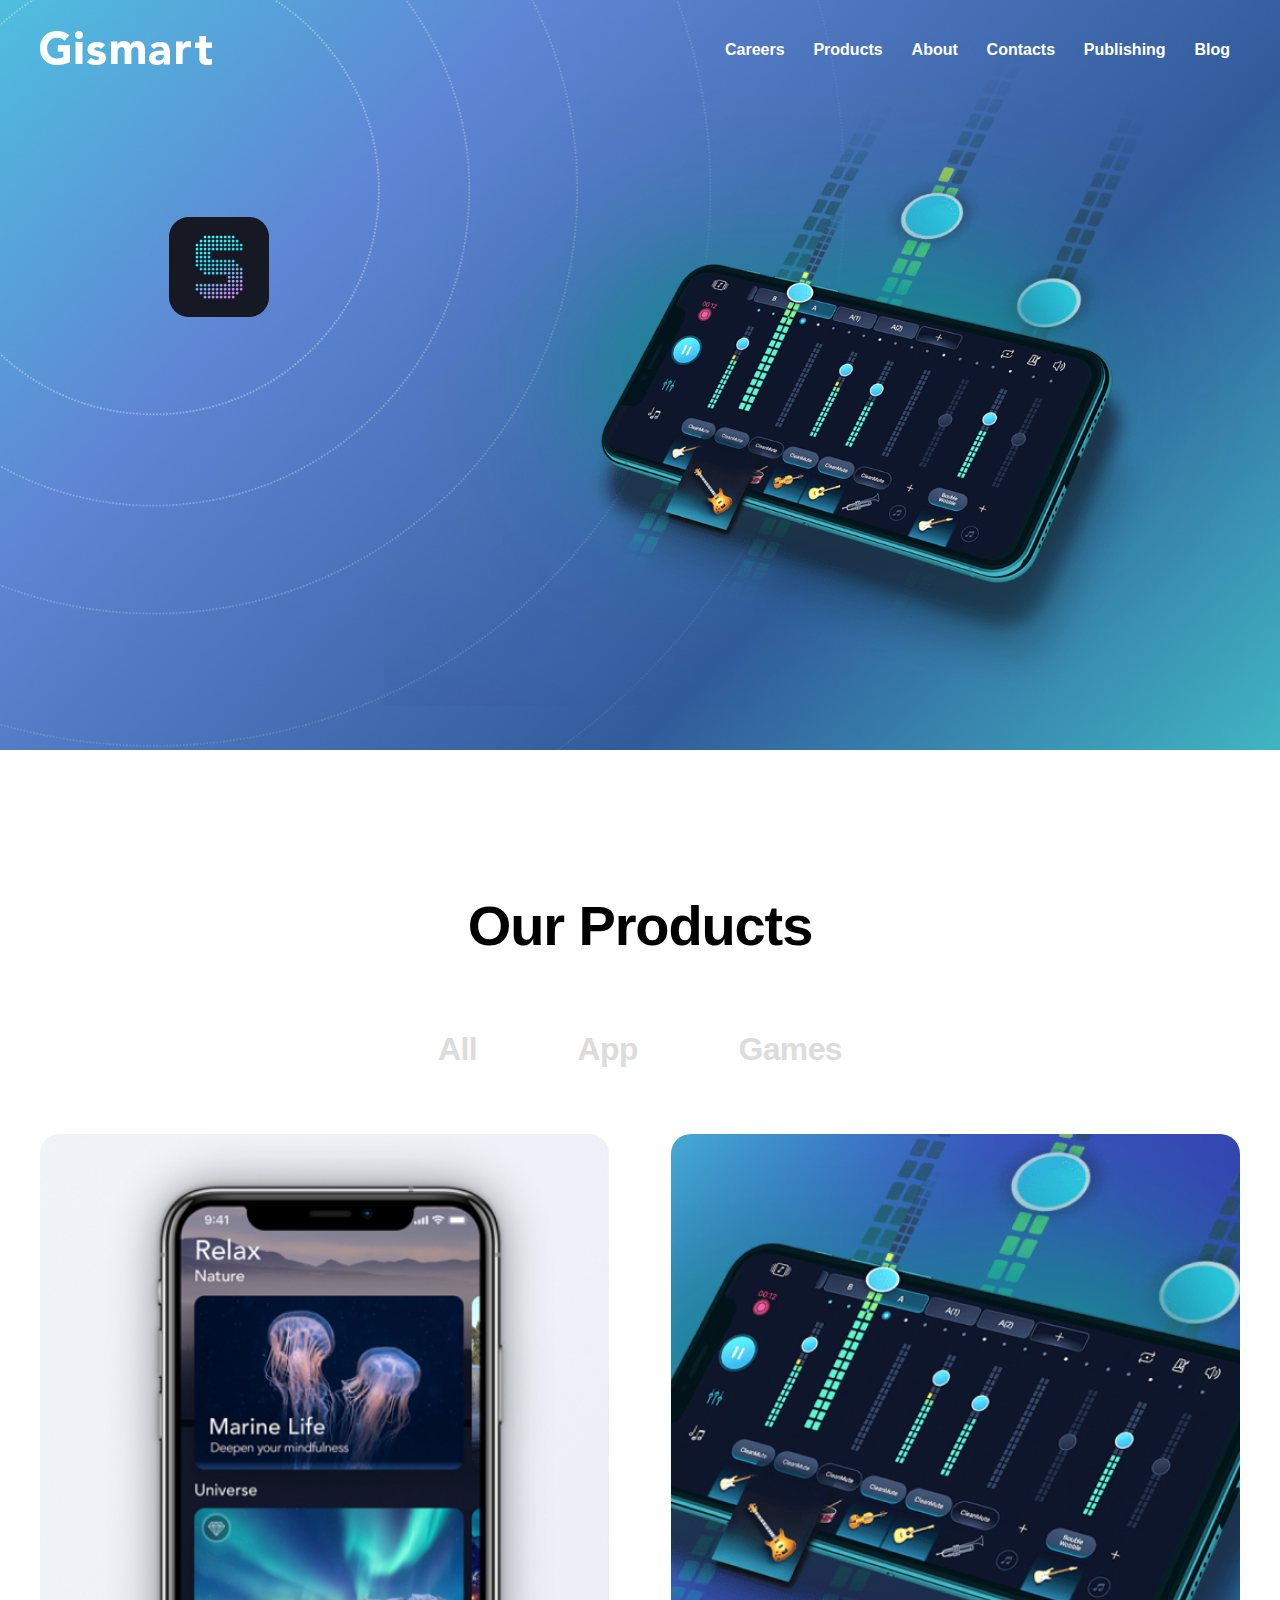
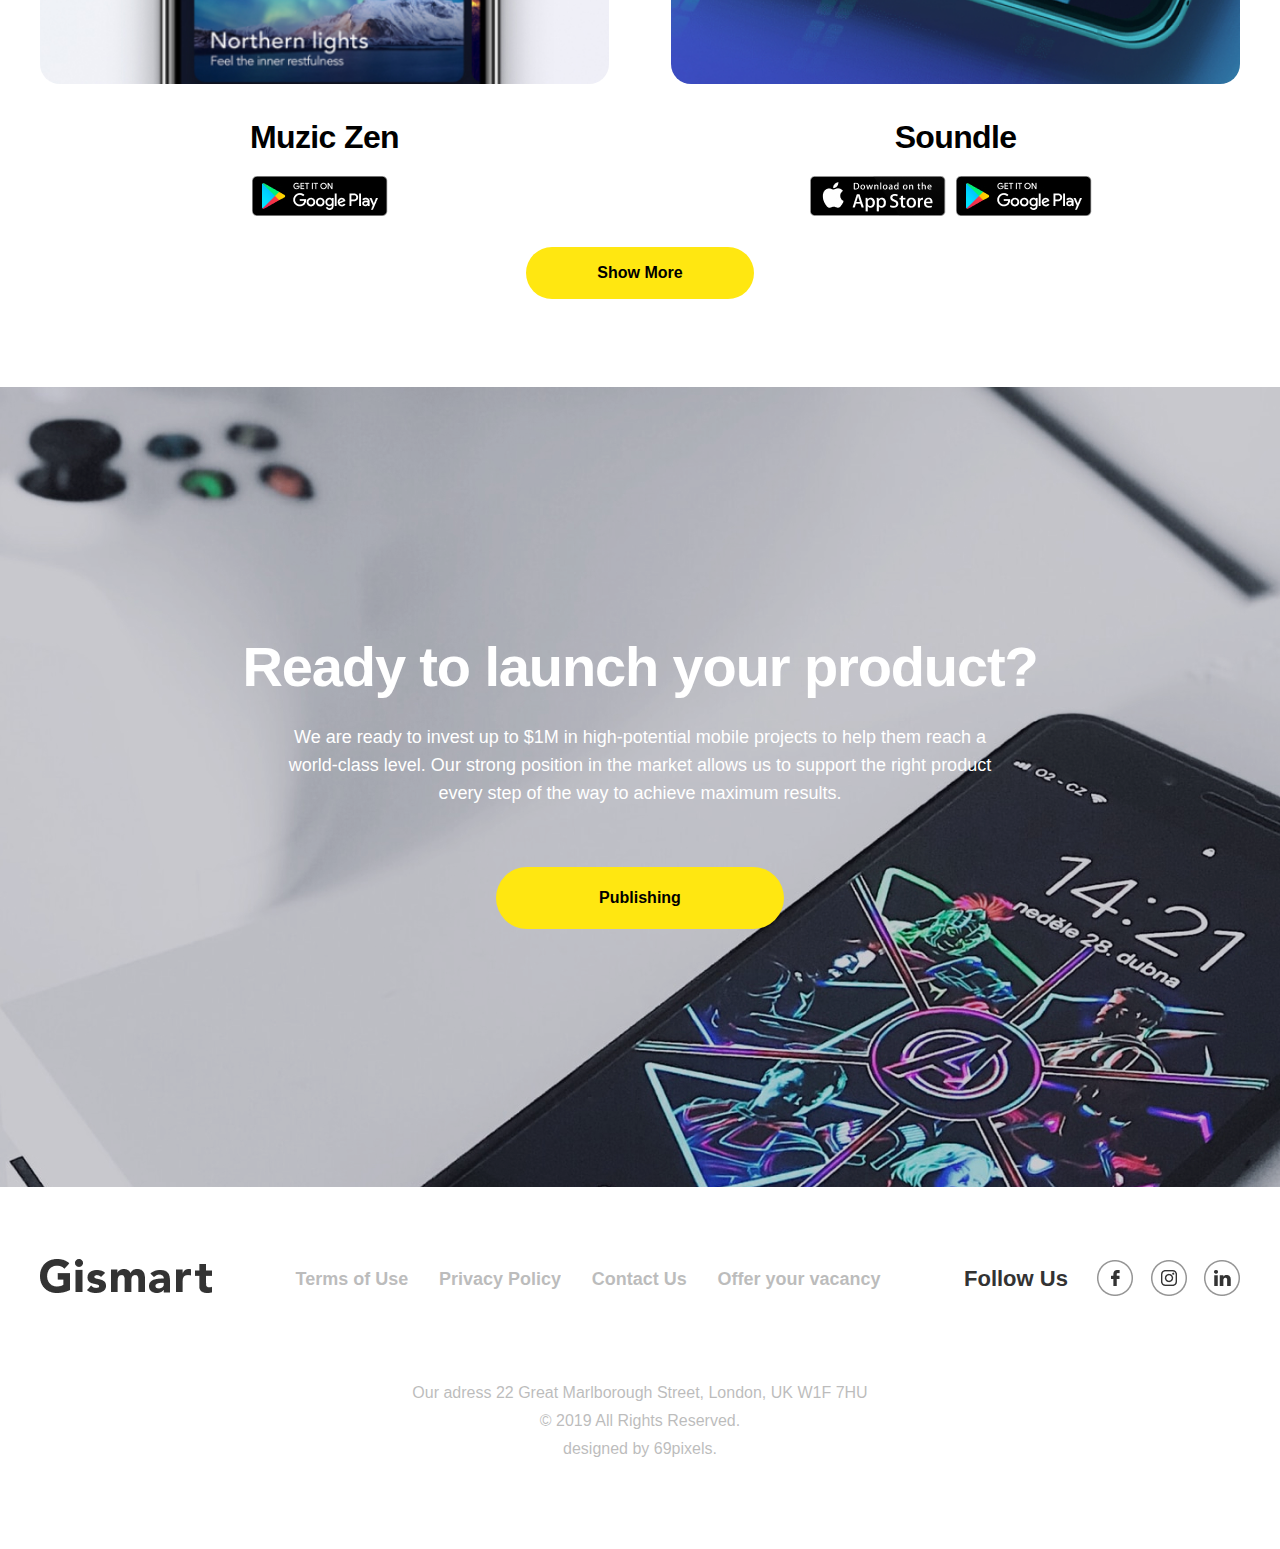
<file: product.html>
<!DOCTYPE html>
<html lang="en">
<head>
    <meta charset="UTF-8">
    <meta name="viewport" content="width=device-width, initial-scale=1.0">
    <title>Soundle</title>
    <link rel="stylesheet" href="css/normalize.css">
    <link rel="stylesheet" href="css/reset.css">
    <link rel="stylesheet" href="owlcarousel/assets/owl.carousel.min.css">
    <link rel="stylesheet" href="owlcarousel/assets/owl.theme.default.min.css">
    <link rel="stylesheet" href="css/stylesAll.css">
    <link rel="stylesheet" href="css/product.css">
    <link rel="stylesheet" href="css/mediaAll.css">
    <link rel="stylesheet" href="css/mediaProduct.css">
</head>
<body>
    <div id="backimg">
        <div class="header">
            <div class="containerMy">
                <div class="menu flex jcsb aic">
                    <a href="index.html"><div></div></a>
                    <div class="controls">
                        <div id="open"></div>
                        <div id="close"></div>
                    </div>
                    <div class="menu_wrap">
                        <ul class="flex jcsb" id="menu">
                            <li><a href="#" class="sorry">Careers</a></li>
                            <li><a href="product.html">Products</a></li>
                            <li><a href="about.html">About</a></li>
                            <li><a href="contact.html">Contacts</a></li>
                            <li><a href="publishing.html">Publishing</a></li>
                            <li><a href="#" class="sorry">Blog</a></li>
                        </ul>
                    </div>
                </div>
                <div id="logo"></div>
                <h1>Soundle</h1>
                <div>Music Entertainment</div>
                <p>Dive into the rhythm game where you play along to incredible mixes as you get to grips with DJing!</p>
            </div>
        </div>
    </div>
    <div class="ourProducts">
        <div class="containerMy">
            <h2>Our Products</h2>
            <ul class="flex jcsb">
                <li><input type="button" value="All" id="all"></li>
                <li><input type="button" value="App" id="apps"></li>
                <li><input type="button" value="Games" id="games"></li>
            </ul>
            <div class="all flex wrap jcsb">
                <div class="prElem">
                    <div id="zen"></div>
                    <h5>Muzic Zen</h5>
                    <div class="flex jcc">
                        <a href="#" class="sorry"><img src="img/GooglePlay.jpg" alt="img"></a>
                    </div>
                </div>
                <div class="prElem">
                    <div id="sound"></div>
                    <h5>Soundle</h5>
                    <div class="flex jcc">
                        <a href="#" class="sorry"><img src="img/AppStore.jpg" alt="img"></a>
                        <a href="#" class="sorry"><img src="img/GooglePlay.jpg" alt="img"></a>
                    </div>
                </div>
                <div class="prElem">
                    <div id="domino"></div>
                    <h5>Domino Smash</h5>
                    <div class="flex jcc">
                        <a href="#" class="sorry"><img src="img/AppStore.jpg" alt="img"></a>
                    </div>
                </div>
                <div class="prElem">
                    <div id="goal"></div>
                    <h5>Cool Goal</h5>
                    <div class="flex jcc">
                        <a href="#" class="sorry"><img src="img/AppStore.jpg" alt="img"></a>
                        <a href="#" class="sorry"><img src="img/GooglePlay.jpg" alt="img"></a>
                    </div>
                </div>
                <div class="prElem">
                    <div id="piano"></div>
                    <h5>Piano</h5>
                    <div class="flex jcc">
                        <a href="#" class="sorry"><img src="img/AppStore.jpg" alt="img"></a>
                        <a href="#" class="sorry"><img src="img/GooglePlay.jpg" alt="img"></a>
                    </div>
                </div>
                <div class="prElem">
                    <div id="hello"></div>
                    <h5>Hello Piano</h5>
                    <div class="flex jcc">
                        <a href="#" class="sorry"><img src="img/AppStore.jpg" alt="img"></a>
                        <a href="#" class="sorry"><img src="img/GooglePlay.jpg" alt="img"></a>
                    </div>
                </div>
            </div>
            <div class="apps flex wrap jcsb">
                <div class="prElem">
                    <div id="piano"></div>
                    <h5>Piano</h5>
                    <div class="flex jcc">
                        <a href="#" class="sorry"><img src="img/AppStore.jpg" alt="img"></a>
                        <a href="#" class="sorry"><img src="img/GooglePlay.jpg" alt="img"></a>
                    </div>
                </div>
                <div class="prElem">
                    <div id="hello"></div>
                    <h5>Hello Piano</h5>
                    <div class="flex jcc">
                        <a href="#" class="sorry"><img src="img/AppStore.jpg" alt="img"></a>
                        <a href="#" class="sorry"><img src="img/GooglePlay.jpg" alt="img"></a>
                    </div>
                </div>
                <div class="prElem">
                    <div id="domino"></div>
                    <h5>Domino Smash</h5>
                    <div class="flex jcc">
                        <a href="#" class="sorry"><img src="img/AppStore.jpg" alt="img"></a>
                    </div>
                </div>
                <div class="prElem">
                    <div id="goal"></div>
                    <h5>Cool Goal</h5>
                    <div class="flex jcc">
                        <a href="#" class="sorry"><img src="img/AppStore.jpg" alt="img"></a>
                        <a href="#" class="sorry"><img src="img/GooglePlay.jpg" alt="img"></a>
                    </div>
                </div>
                <div class="prElem">
                    <div id="sound"></div>
                    <h5>Soundle</h5>
                    <div class="flex jcc">
                        <a href="#" class="sorry"><img src="img/AppStore.jpg" alt="img"></a>
                        <a href="#" class="sorry"><img src="img/GooglePlay.jpg" alt="img"></a>
                    </div>
                </div>
            </div>
            <div class="games flex wrap jcsb">
                <div class="prElem">
                    <div id="domino"></div>
                    <h5>Domino Smash</h5>
                    <div class="flex jcc">
                        <a href="#" class="sorry"><img src="img/AppStore.jpg" alt="img"></a>
                    </div>
                </div>
                <div class="prElem">
                    <div id="goal"></div>
                    <h5>Cool Goal</h5>
                    <div class="flex jcc">
                        <a href="#" class="sorry"><img src="img/AppStore.jpg" alt="img"></a>
                        <a href="#" class="sorry"><img src="img/GooglePlay.jpg" alt="img"></a>
                    </div>
                </div>
                <div class="prElem">
                    <div id="sound"></div>
                    <h5>Soundle</h5>
                    <div class="flex jcc">
                        <a href="#" class="sorry"><img src="img/AppStore.jpg" alt="img"></a>
                        <a href="#" class="sorry"><img src="img/GooglePlay.jpg" alt="img"></a>
                    </div>
                </div>
            </div>
            <div id="more">
                <input type="button" value="Show More">
            </div>
            <div></div>
        </div>
    </div>
    <div class="ready">
        <div id="shadow">
            <div class="containerMy">
                <h2>Ready to launch your product?</h2>
                <p>We are ready to invest up to $1M in high-potential mobile projects to help them reach a world-class level. Our strong position in the market allows us to support the right product every step of the way to achieve maximum results.</p>
                <div>
                    <input type="button" value="Publishing" class="sorry">
                </div>
            </div>
        </div>
    </div>
    <div class="footer">
        <div class="containerMy">
            <div class="flex jcsb aic down">
                <a href="index.html"><div id="footerlogo"></div></a>
                <ul class="flex jcsb aic">
                    <li><a href="#" class="sorry">Terms of Use</a></li>
                    <li><a href="#" class="sorry">Privacy Policy</a></li>
                    <li><a href="contact.html">Contact Us</a></li>
                    <li><a href="#" class="sorry">Offer your vacancy</a></li>
                </ul>
                <ul class="flex jcsb aic">
                    <li>Follow Us</li>
                    <li><a href="#" class="sorry"><img src="img/faceb.png" alt="img"></a></li>
                    <li><a href="#" class="sorry"><img src="img/insta.png" alt="img"></a></li>
                    <li><a href="#" class="sorry"><img src="img/linkd.png" alt="img"></a></li>
                </ul>
            </div>
            <div class="bottom">Our adress 22 Great Marlborough Street, London, UK W1F 7HU</div>
            <div class="bottom">&copy; 2019 All Rights Reserved.</div>
            <div class="bottom">designed by 69pixels.</div>
        </div>
    </div>
    <script src="https://code.jquery.com/jquery-3.5.1.min.js" integrity="sha256-9/aliU8dGd2tb6OSsuzixeV4y/faTqgFtohetphbbj0=" crossorigin="anonymous"></script>
    <script src="js/jsProduct.js"></script>
    <script src="owlcarousel/owl.carousel.min.js"></script>
    <script src="js/jsAll.js"></script>
</body>
</html>
</file>
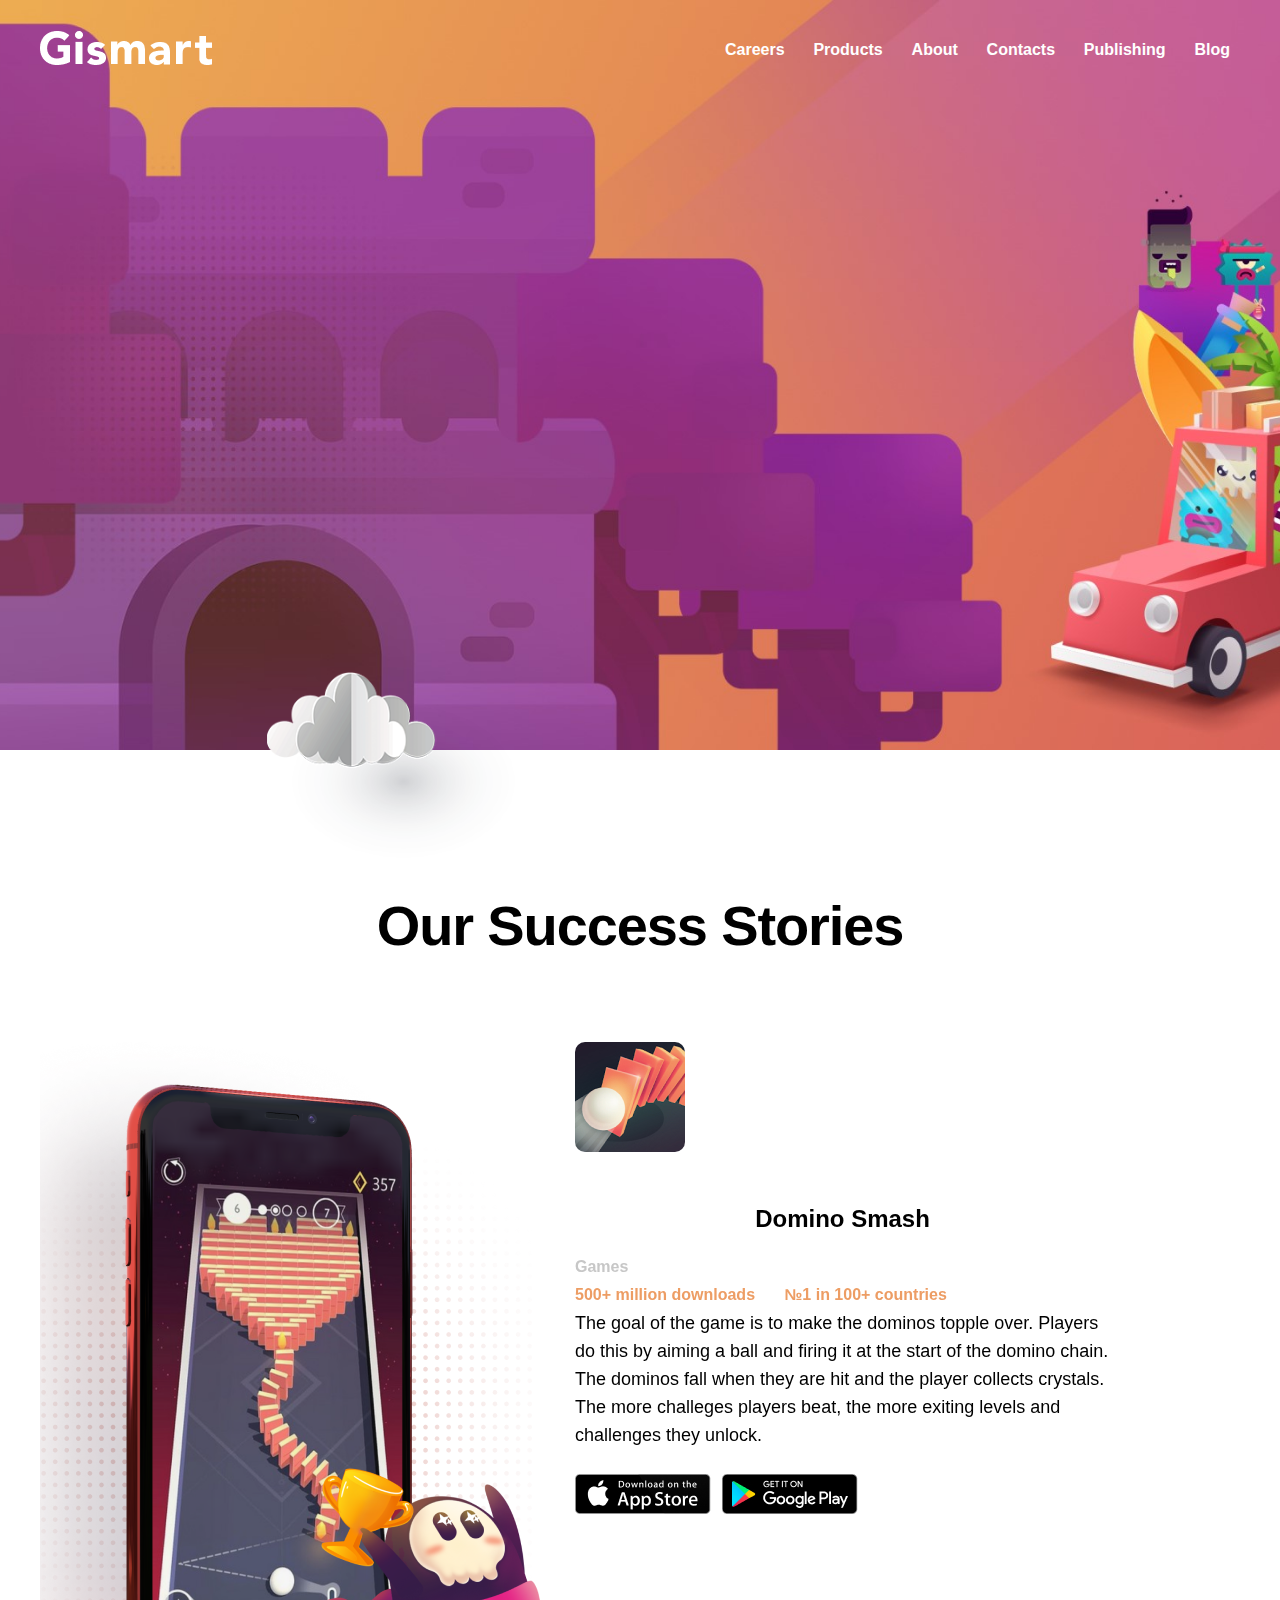
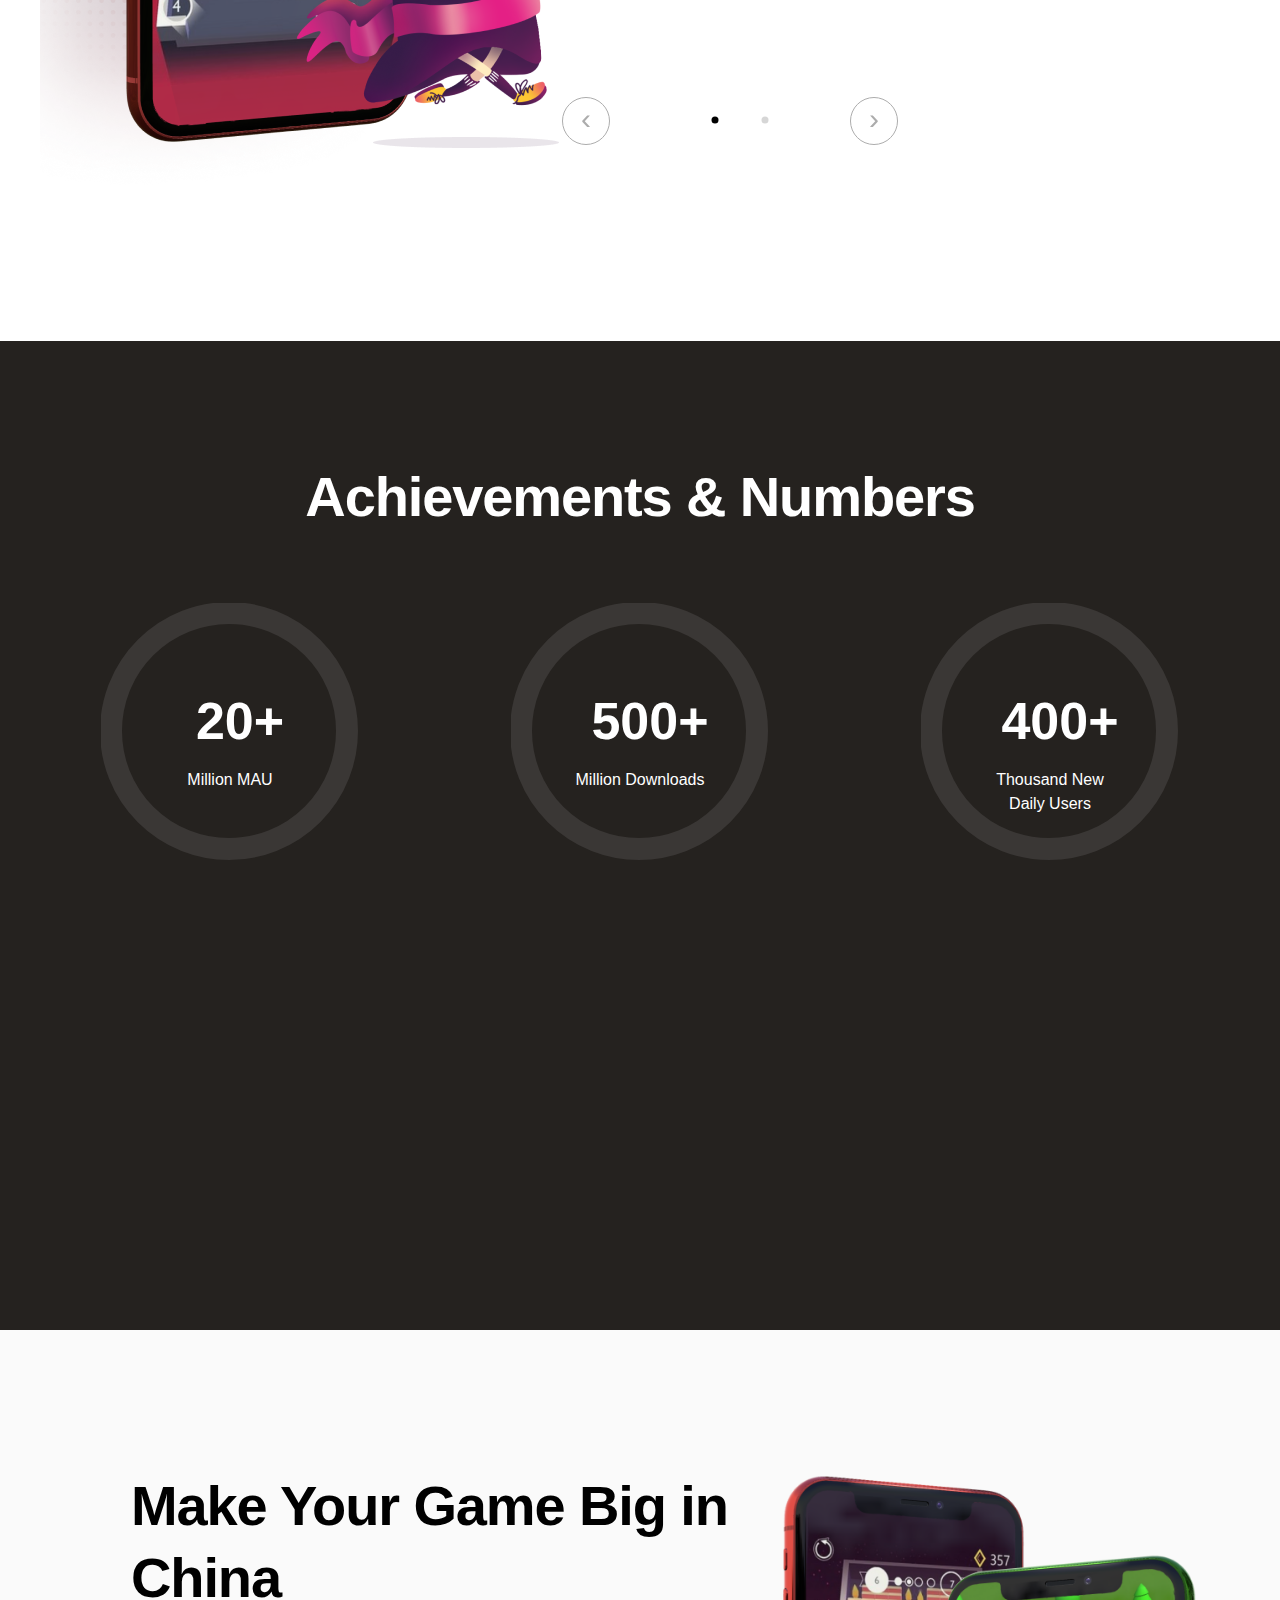
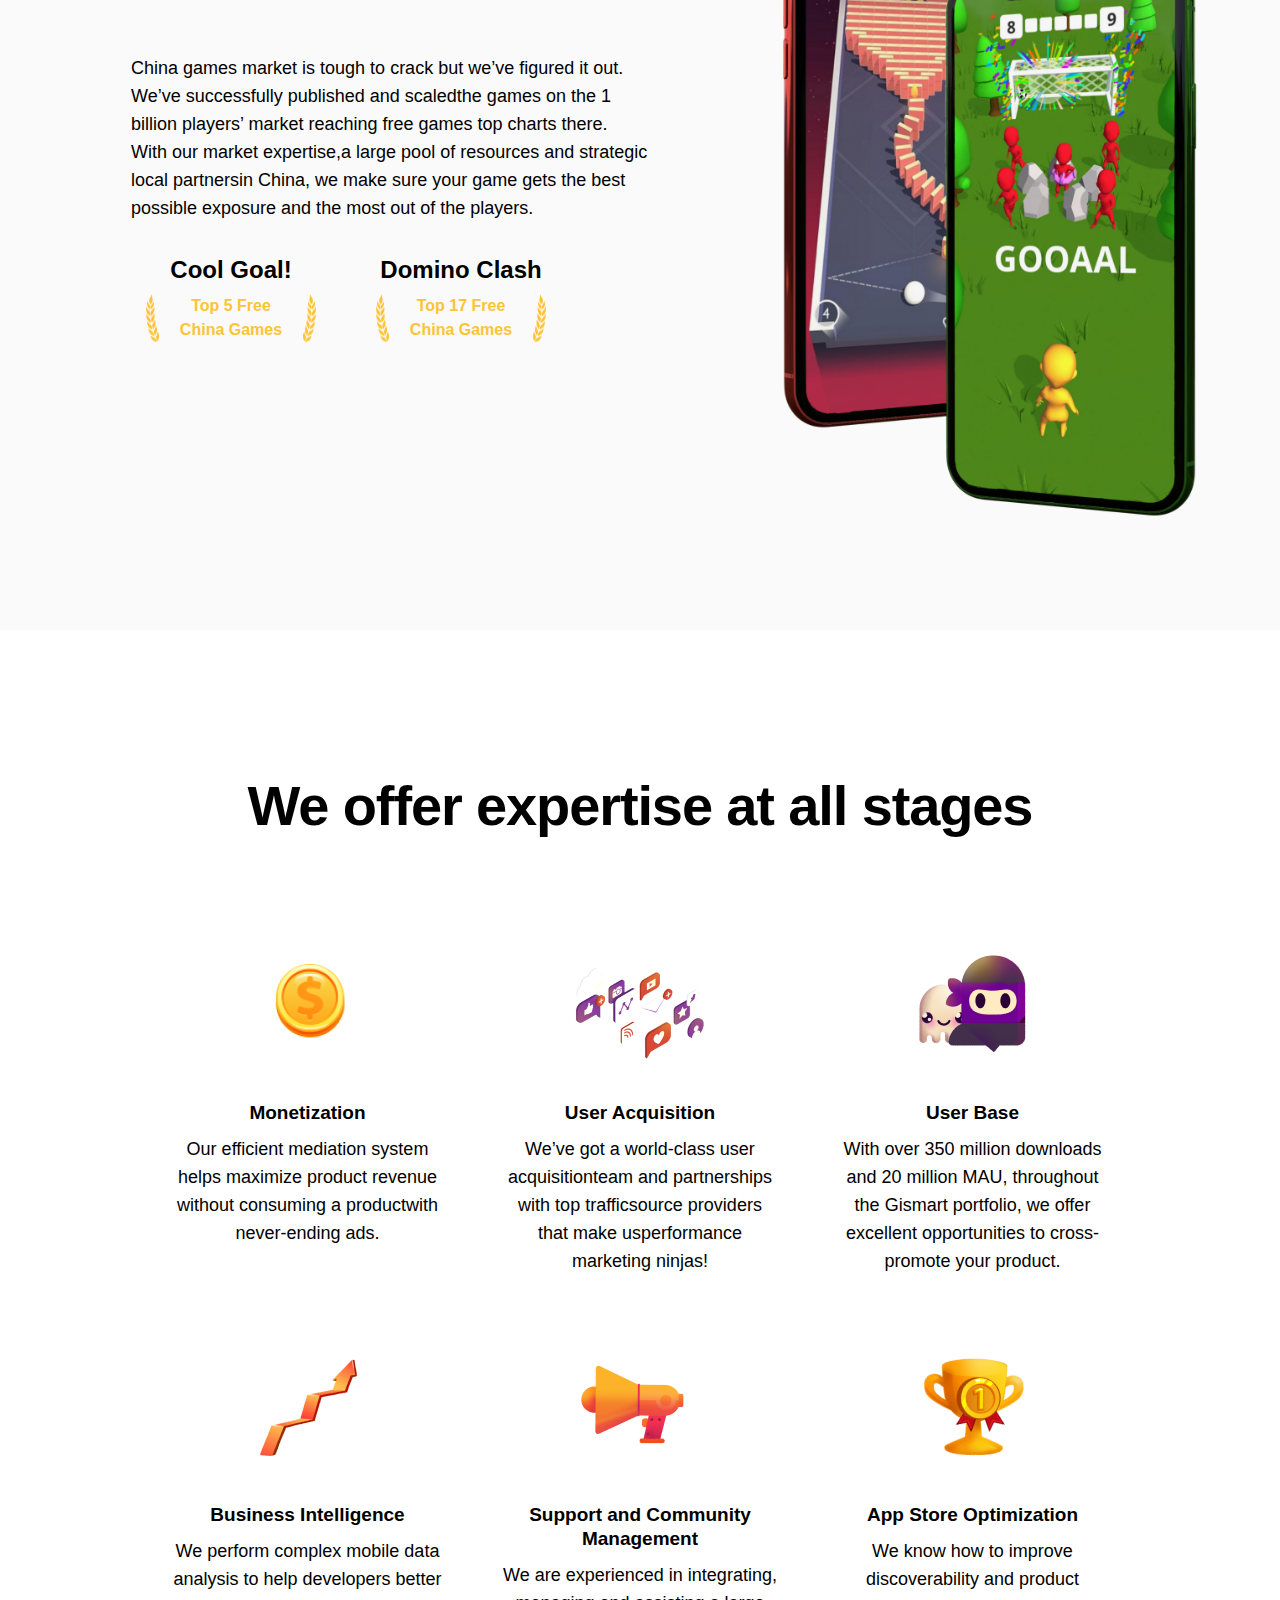
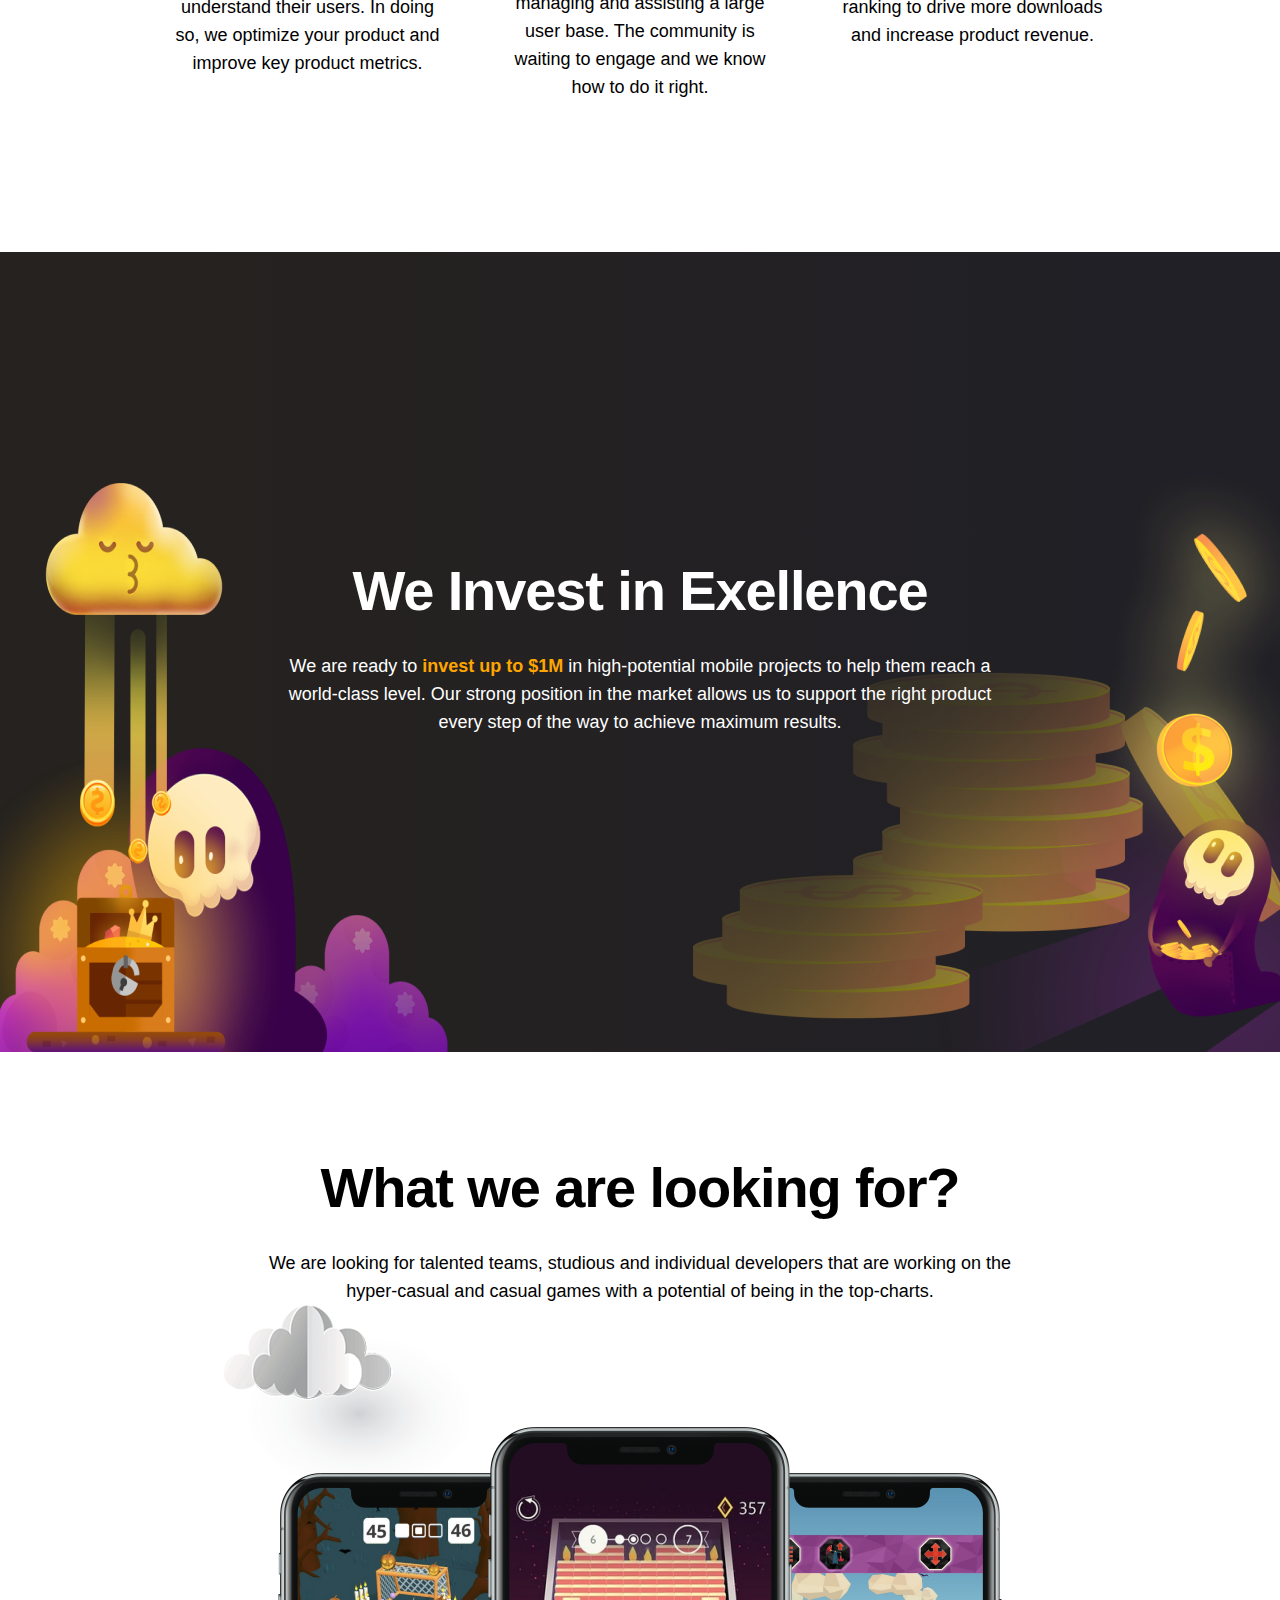
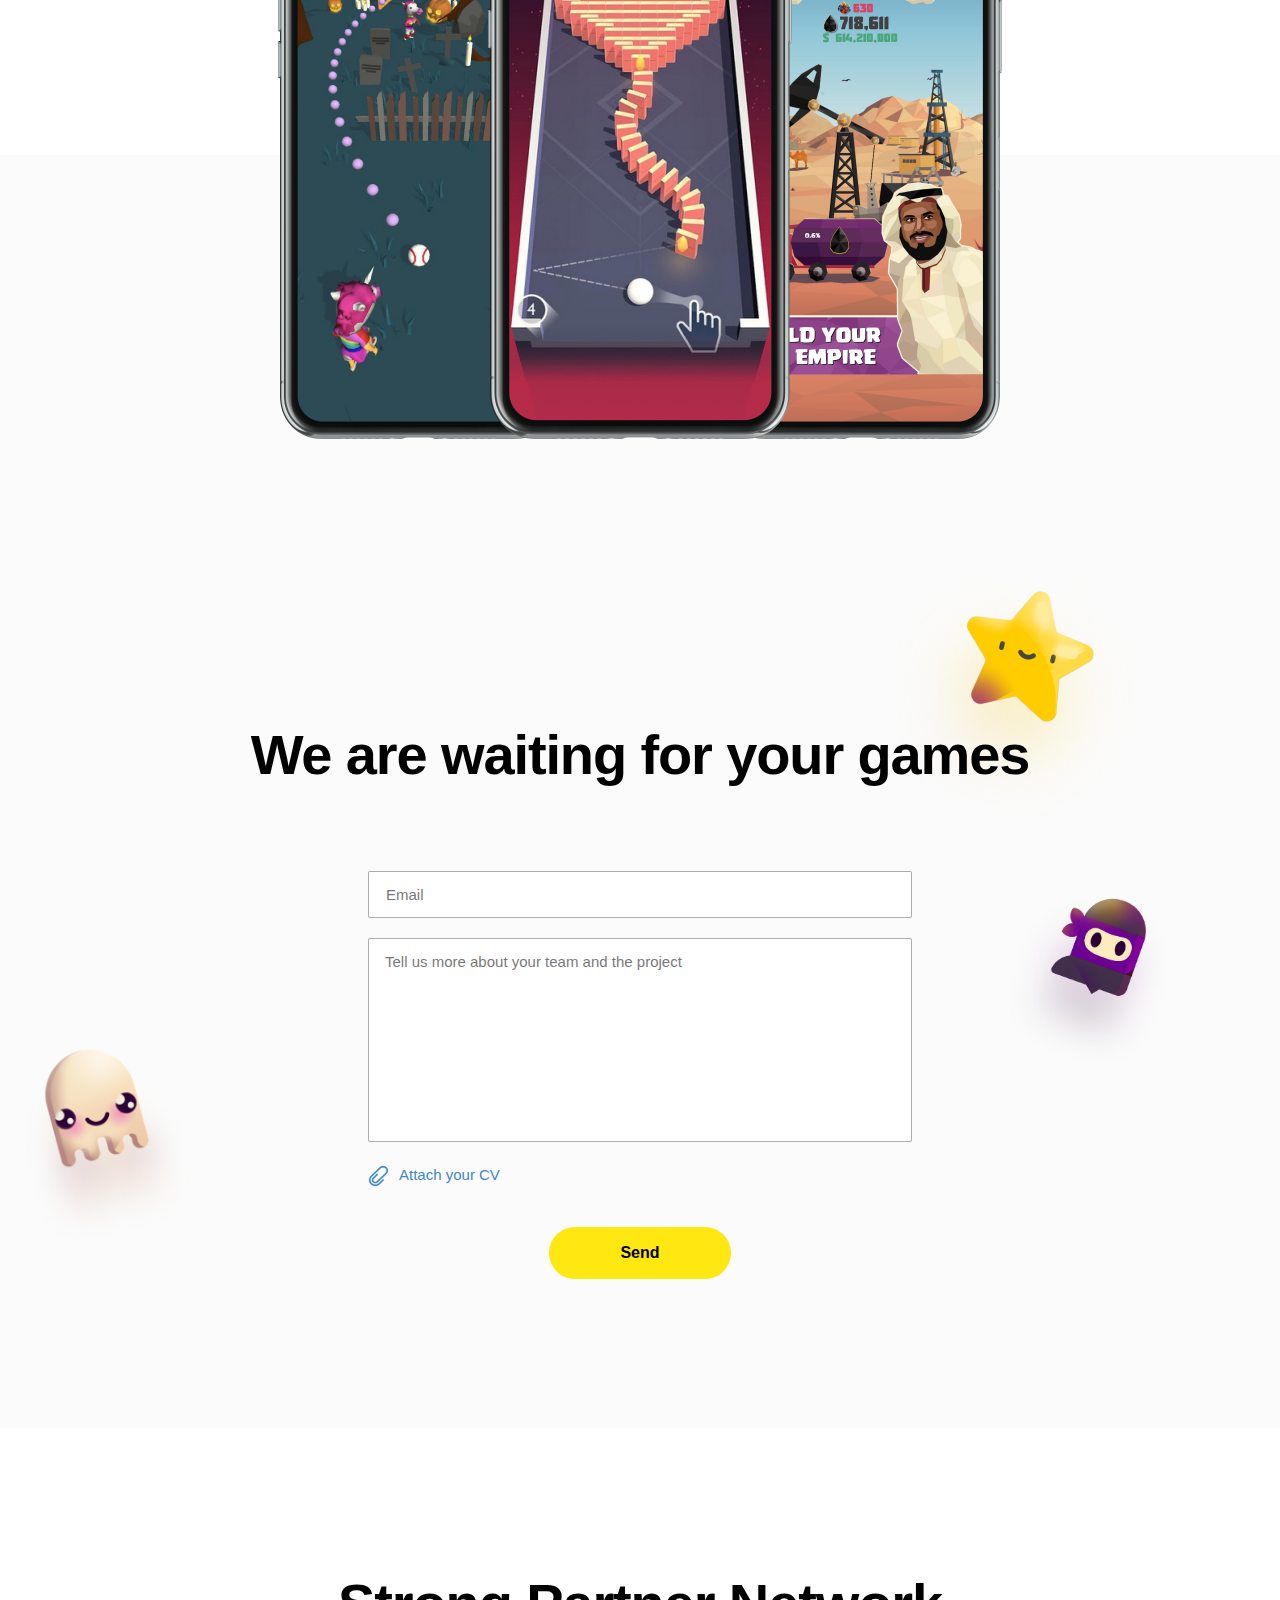
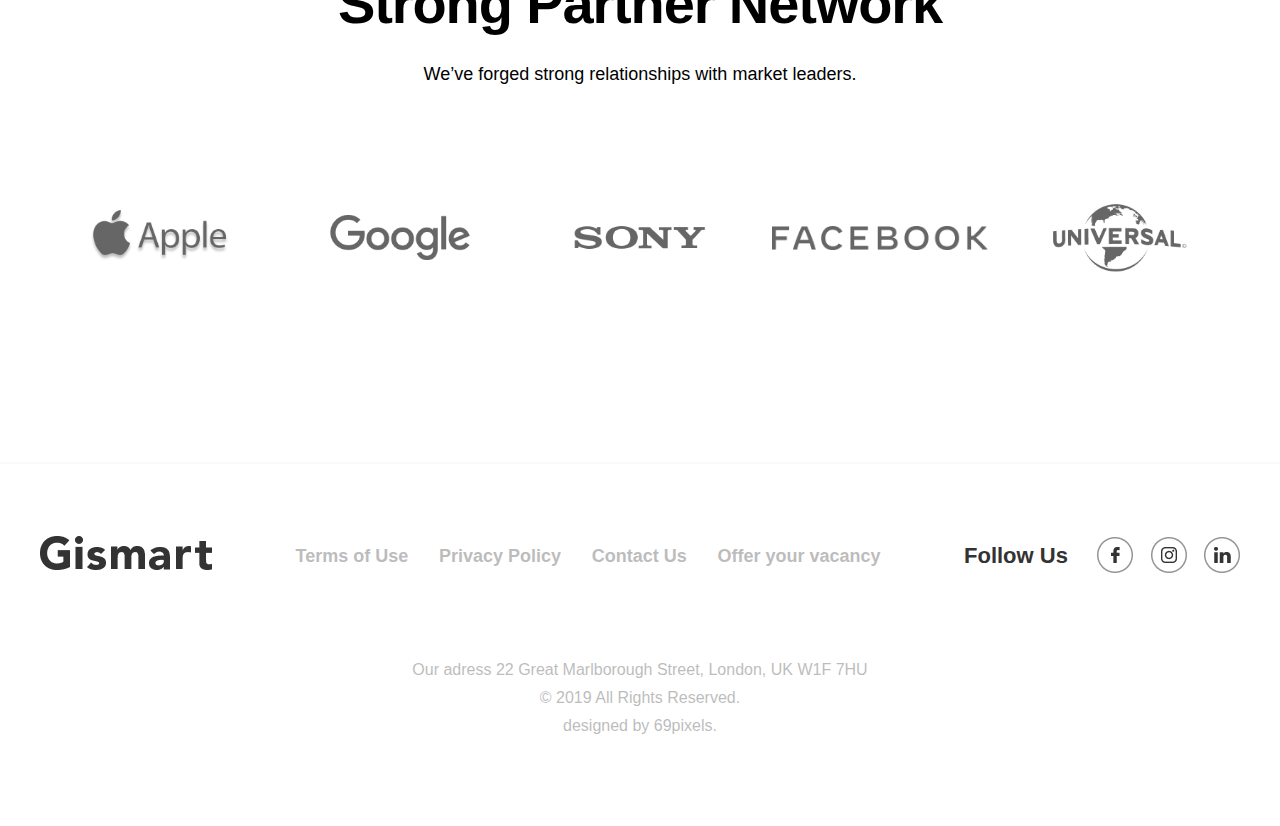
<file: publishing.html>
<!DOCTYPE html>
<html lang="en">
<head>
    <meta charset="UTF-8">
    <meta name="viewport" content="width=device-width, initial-scale=1.0">
    <title>Publishing</title>
    <link rel="stylesheet" href="css/normalize.css">
    <link rel="stylesheet" href="css/reset.css">
    <link rel="stylesheet" href="owlcarousel/assets/owl.carousel.min.css">
    <link rel="stylesheet" href="owlcarousel/assets/owl.theme.default.min.css">
    <link rel="stylesheet" href="css/stylesAll.css">
    <link rel="stylesheet" href="css/stylesPublishing.css">
    <link rel="stylesheet" href="css/mediaAll.css">
    <link rel="stylesheet" href="css/mediaPublishing.css">
</head>
<body>
    <div class="header">
        <div class="containerMy">
            <div class="menu flex jcsb aic">
                <a href="index.html"><div></div></a>
                <div class="controls">
                    <div id="open"></div>
                    <div id="close"></div>
                </div>
                <div class="menu_wrap">
                    <ul class="flex jcsb" id="menu">
                        <li><a href="#" class="sorry">Careers</a></li>
                        <li><a href="product.html">Products</a></li>
                        <li><a href="about.html">About</a></li>
                        <li><a href="contact.html">Contacts</a></li>
                        <li><a href="publishing.html">Publishing</a></li>
                        <li><a href="#" class="sorry">Blog</a></li>
                    </ul>
                </div>
            </div>
            <h1>Bring the best games to the heights of success</h1>
            <p>Ready to launch your game?</p>
            <div id="submit" class="sorry"><input type="button" value="Submit Your Game"></div>
        </div>
    </div>
    <div class="success">
        <img src="img/cloud.png" alt="img" id="cloud">
        <div class="containerMy">
            <h2>Our Success Stories</h2>
            <div class="owl-carousel owl-theme">
                <div class="item flex">
                    <div id="domino"></div>
                    <div>
                        <div><img src="img/dominoSmall.jpg" alt="img"></div>
                        <h5>Domino Smash</h5>
                        <div>Games</div>
                        <div>
                            <span>500+ million downloads</span>
                            <span>№1 in 100+ countries</span>
                        </div>
                        <p>The goal of the game is to make the dominos topple over. Players do this by aiming a ball and firing it at the start of the domino chain. The dominos fall when they are hit and the player collects crystals. The more challeges players beat, the more exiting levels and challenges they unlock.</p>
                        <div class="flex">
                            <a href="#" class="getAppOrGoogle sorry"><img src="img/AppStore.jpg" alt="img"></a>
                            <a href="#" class="getAppOrGoogle sorry"><img src="img/GooglePlay.jpg" alt="img"></a>
                        </div>
                    </div>
                </div>
                <div class="item flex">
                    <div id="goal"></div>
                    <div>
                        <div><img src="img/Cool_goal.png" alt="img"></div>
                        <h5>Cool Goal</h5>
                        <div>Games</div>
                        <div>
                            <span>500+ million downloads</span>
                            <span>№1 in 100+ countries</span>
                        </div>
                        <p>This classic football-themed hyper casual title with a unique gameplay, cool graphics and trendy in-game characters became a trendsetter, as its success inspired other hyper casual publishers to develop their own football-themed games</p>
                        <div class="flex">
                            <a href="#" class="getAppOrGoogle"><img src="img/AppStore.jpg" alt="img"></a>
                            <a href="#" class="getAppOrGoogle"><img src="img/GooglePlay.jpg" alt="img"></a>
                        </div>
                    </div>
                </div>
            </div>
        </div>
    </div>
    <div class="achievements">
        <div class="containerMy">
            <h2>Achievements &amp; Numbers</h2>
            <div>
                <div class="flex jcsb">
                    <div class="circle flex jcc" id="show">
                        <div class="count">20+</div>
                        <div class="smallCircleText">Million MAU</div>
                        <svg>
                            <circle class="bg" cx="128" cy="128" r="118"></circle>
                            <circle class="progress" cx="129" cy="128" r="118"></circle>
                        </svg>
                    </div>
                    <div class="circle flex jcc" id="show1">
                        <div class="count">500+</div>
                        <div class="smallCircleText">Million Downloads</div>
                        <svg>
                            <circle class="bg" cx="128" cy="128" r="118"></circle>
                            <circle class="progress1" cx="129" cy="128" r="118"></circle>
                        </svg>
                    </div>
                    <div class="circle flex jcc" id="show2">
                        <div class="count">400+</div>
                        <div class="smallCircleText">Thousand New <br> Daily Users</div>
                        <svg>
                            <circle class="bg" cx="128" cy="128" r="118"></circle>
                            <circle class="progress2" cx="129" cy="128" r="118"></circle>
                        </svg>
                    </div>
                </div>
                <div class="flex jcsb" id="nimbersAnim">
                    <div id="nimbers">
                        <div><img src="img/rankBlack.png" alt="img"></div>
                        <h6>Top Ranking</h6>
                        <p>Our applications are сonstantly in the to <br> of App Store and Google Play</p>
                    </div>
                    <div id="nimbers">
                        <div class="blackCup">
                            <img src="img/cupBl.png" alt="img">
                            <img src="img/cupOr.png" alt="img">
                        </div>
                        <h6>Over 15 Awards</h6>
                        <p>More than 15 awards and titles in the field <br> of entertainment</p>
                    </div>
                    <div id="nimbers">
                        <div><img src="img/starBlack.png" alt="img"></div>
                        <h6>Rating 4.8</h6>
                        <p>An average user rating of our games and <br> application is more than 4.5+</p>
                    </div>
                </div>
            </div>
        </div>
    </div>
    <div class="makeYour">
        <div class="containerMy flex jcsb">
            <div>
                <h2>Make Your Game Big in China</h2>
                <p>China games market is tough to crack but we’ve figured it out. We’ve successfully published and scaledthe games on the 1 billion players’ market reaching free games top charts there. With our market expertise,a large pool of resources and strategic local partnersin China, we make sure your game gets the best possible exposure and the most out of the players.</p>
                <div class="flex need">
                    <div class="branches">
                        <h5>Cool Goal!</h5>
                        <div class="flex jcsb">
                            <img src="img/rightBranch.png" alt="img">
                            <div>Top 5 Free <br> China Games</div>
                            <img src="img/leftBranch.png" alt="img">
                        </div>
                    </div>
                    <div class="branches">
                        <h5>Domino Clash</h5>
                        <div class="flex jcsb">
                            <img src="img/rightBranch.png" alt="img">
                            <div>Top 17 Free <br> China Games</div>
                            <img src="img/leftBranch.png" alt="img">
                        </div>
                    </div>
                </div>
            </div>
            <div class="phonesPic">
                <img src="img/Mobiles.png" alt="img">
            </div>
        </div>
    </div>
    <div class="expertise">
        <div class="containerMy">
            <h2>We offer expertise at all stages</h2>
            <div class="stages flex jcsb wrap">
                <div>
                    <img src="img/coin.png" alt="img">
                    <h5>Monetization</h5>
                    <p>Our efficient mediation system helps maximize product revenue without consuming a productwith never-ending ads.</p>
                </div>
                <div>
                    <img src="img/user.png" alt="img">
                    <h5>User Acquisition</h5>
                    <p>We’ve got a world-class user acquisitionteam and partnerships with top trafficsource providers that make usperformance marketing ninjas!</p>
                </div>
                <div>
                    <img src="img/userBase.png" alt="img">
                    <h5>User Base</h5>
                    <p>With over 350 million downloads and 20 million MAU, throughout the Gismart portfolio, we offer excellent opportunities to cross-promote your product.</p>
                </div>
                <div>
                    <img src="img/arrow.png" alt="img">
                    <h5>Business Intelligence</h5>
                    <p>We perform complex mobile data analysis to help developers better understand their users. In doing so, we optimize your product and improve key product metrics.</p>
                </div>
                <div>
                    <img src="img/voice.png" alt="img">
                    <h5>Support and Community Management</h5>
                    <p>We are experienced in integrating, managing and assisting a large user base. The community is waiting to engage and we know how to do it right.</p>
                </div>
                <div>
                    <img src="img/cupOne.png" alt="img">
                    <h5>App Store Optimization</h5>
                    <p>We know how to improve discoverability and product ranking to drive more downloads and increase product revenue.</p>
                </div>
            </div>
        </div>
    </div>
    <div class="invest">
        <div class="invest1"></div>
        <div class="invest2"></div>
        <div class="containerMy">
            <h2>We Invest in Exellence</h2>
            <P>We are ready to <span>invest up to $1M</span>  in high-potential mobile projects to help them reach a world-class level. Our strong position in the market allows us to support the right product every step of the way to achieve maximum results.</P>
        </div>
    </div>
    <div class="lookingFor">
        <img src="img/cloud.png" alt="img" id="cloud">
        <img src="img/starSmlie2.png" alt="img">
        <div class="containerMy">
            <h2>What we are looking for?</h2>
            <p>We are looking for talented teams, studious and individual developers that are working on the hyper-casual and casual games with a potential of being in the top-charts.</p>
        </div>
    </div>
    <div class="mobiles">
        <div></div>
    </div>
    <div class="waiting">
        <div class="containerMy">
            <h2>We are waiting for your games</h2>
            <form action="http://fe.it-academy.by/TestForm.php" method="POST">
                <img src="img/ninja.png" alt="img">
                <img src="img/alien1.png" alt="img">
                <div>
                    <input type="email" placeholder="Email" required name="email">
                </div>
                <textarea name="" id="" cols="30" rows="10" placeholder="Tell us more about your team and the project" name="text_for_us"></textarea>
                <div class="upload_form">
                    <label class="flex aic">
                        <input name="file" type="file" class="main_input_file" />
                        <img src="img/attach.svg" alt="img">
                        <div>Attach your CV</div>
                        <input class="f_name" type="text" id="f_name" value="" disabled />
                    </label>
                </div>
                <div><input type="submit" value="Send"></div>
            </form>
        </div>
    </div>
    <div class="partner">
        <div class="containerMy">
            <h2>Strong Partner Network</h2>
            <p>We’ve forged strong relationships with market leaders.</p>
            <div class="logos flex">
                <div></div>
                <div></div>
                <div></div>
                <div></div>
                <div></div>
            </div>
        </div>
    </div>
    <div class="footer">
        <div class="containerMy">
            <div class="flex jcsb aic down">
                <a href="index.html"><div id="footerlogo"></div></a>
                <ul class="flex jcsb aic">
                    <li><a href="#" class="sorry">Terms of Use</a></li>
                    <li><a href="#" class="sorry">Privacy Policy</a></li>
                    <li><a href="contact.html">Contact Us</a></li>
                    <li><a href="#" class="sorry">Offer your vacancy</a></li>
                </ul>
                <ul class="flex jcsb aic">
                    <li>Follow Us</li>
                    <li><a href="#" class="sorry"><img src="img/faceb.png" alt="img"></a></li>
                    <li><a href="#" class="sorry"><img src="img/insta.png" alt="img"></a></li>
                    <li><a href="#" class="sorry"><img src="img/linkd.png" alt="img"></a></li>
                </ul>
            </div>
            <div class="bottom">Our adress 22 Great Marlborough Street, London, UK W1F 7HU</div>
            <div class="bottom">&copy; 2019 All Rights Reserved.</div>
            <div class="bottom">designed by 69pixels.</div>
        </div>
    </div>
    <script src="https://code.jquery.com/jquery-3.5.1.min.js" integrity="sha256-9/aliU8dGd2tb6OSsuzixeV4y/faTqgFtohetphbbj0=" crossorigin="anonymous"></script>
    <script src="owlcarousel/owl.carousel.min.js"></script>
    <script src="js/jsPublishing.js"></script>
    <script src="js/jsAll.js"></script>
</body>
</html>
</file>
<file: css/stylesAll.css>
* {
    margin: 0;
    padding: 0;
    box-sizing: border-box;
}
@import url('https://fonts.googleapis.com/css2?family=Montserrat:ital,wght@0,200;0,300;0,400;0,500;0,600;0,700;0,800;0,900;1,100&display=swap');
body {
    font-family: 'Montserrat', sans-serif;
    animation: opacity 1.5s 1;
}
a {text-decoration: none;}
a:hover {text-decoration: none;}
*:focus {
    outline: none;
}
select {
    cursor: pointer;
}
textarea {
    resize: none;
}
.containerMy {
    width: 1520px;
    margin: 0 auto;
    position: relative;
}
.flex {
    display: -webkit-box;
    display: -ms-flexbox;
    display: flex;
}
.jcsb {
    -webkit-box-pack: justify;
    -ms-flex-pack: justify;
    justify-content: space-between;
}
.jcse {
    -webkit-box-pack: end;
    -ms-flex-pack: end;
    justify-content: flex-end;
}
.jcc {
    -webkit-box-pack: center;
    -ms-flex-pack: center;
    justify-content: center;
}
.aic {
    -webkit-box-align: center;
    -ms-flex-align: center;
    align-items: center;
}
.ait {
    -webkit-box-align: start;
    -ms-flex-align: start;
    align-items: flex-start;
}
.aib {
    -webkit-box-align: end;
    -ms-flex-align: end;
    align-items: flex-end;
}
.wrap {
    -ms-flex-wrap: wrap;
    flex-wrap: wrap;
}
#menu {
    z-index: 3;
}
h1{
    margin: auto;
    font-size: 92px;
    font-weight: 800;
    color: white;
    text-align: center;
    width: 1262px;
    line-height: 108px;
    opacity: 0;
}
h2 {
    font-size: 72px;
    margin: auto;
    text-align: center;
    font-weight: 800;
    line-height: 86px;
    letter-spacing: -0.02em;
}
h6 {
    text-align: center;
    font-weight: 800;
    font-size: 24px;
    line-height: 36px;
    letter-spacing: -0.02em;
}
.header {
    height: 905px;
}
.header p, .downloads p, .reviews p {
    color: white;
    font-size: 18px;
    margin: auto;
    margin-top: 50px;
    width: 745px;
    text-align: center;
    line-height: 28px;
    opacity: 0;
    animation: zag 1.5s linear 1s 1 normal forwards;

}
@keyframes opacity {
    from {opacity: 0;}
    to {opacity: 1;}
}
.menu {
    height: 95px;
}
.menu > a > div {
    background: url(../img/logowhite.png) no-repeat;
    width: 172px;
    height: 34px;
}
.menu li a {
    font-size: 16px;
    color: white;
    font-weight: 700;
    padding-bottom: 1px;
    line-height: 30px;
    padding: 10px;
    border-radius: 20px;
    background-image: -moz-linear-gradient(left, rgba(117, 190, 218, 0.0) 50%, yellow 50%);
    background-image: -ms-linear-gradient(left, rgba(117, 190, 218, 0.0) 50%, yellow 50%);
    background-image: -webkit-linear-gradient(left, rgba(117, 190, 218, 0.0) 50%, yellow 50%);
    background-image: linear-gradient(to right, rgba(117, 190, 218, 0.0) 50%, yellow 50%);
    background-position: 0;
    background-size: 200%;
    -webkit-transition: all 0.4s;
    -ms-transition: all 0.4s;
    -moz-transition: all 0.4s;
    -o-transition: all 0.4s;
    transition: all 0.4s;
    
}
.menu li a:hover {
    background-position: -100%;
    color: black;
}

.subMenu {
    height: 0; 
    overflow: hidden; 
    opacity: 0; 
    transition: all 0.5s ease-in;
    padding-top: 10px;
}
.menuItem {
    position: relative;
}
.achievements {
    height: 1111px;
    background: #FAFAFA;
}
.achievements h2 {
    margin-bottom: 120px;
    padding-top: 140px;
}
.circle {
    position: relative;
    /* width: 506px; */
    height: 258px;
    fill: none;
}
.circle svg {
    width: 258px;
    height: 258px;
}
.circle .bg {
    fill: none;
    stroke-width: 22px;
    stroke: #DCDCDC;
}
@keyframes circle {
    from {
      stroke-dashoffset: 741.04;
    }
    to {
      stroke-dashoffset: 260;
    }
}
@keyframes circle1 {
    from {
      stroke-dashoffset: 741.04;
    }
    to {
      stroke-dashoffset: 120;
    }
}
@keyframes circle2 {
    from {
      stroke-dashoffset: 741.04;
    }
    to {
      stroke-dashoffset: 0;
    }
}
.anim1 .progress {
    fill: none;
    stroke-width: 22px;
    stroke: #FFC336;
    stroke-linecap: round;
    stroke-dasharray: 741.04;
    stroke-dashoffset: 260;
            transform: rotate(-90deg);
            transform-origin: 50% 50%;
            -webkit-animation: circle 2s ease-in-out;
            -moz-animation: circle 2s ease-in-out;
            -o-animation: circle 2s ease-in-out;
            -ms-animation: circle 2s ease-in-out;
            animation: circle 2s ease-in-out;
}
.anim2 .progress1 {
    fill: none;
    stroke-width: 22px;
    stroke: #FFC336;
    stroke-linecap: round;
    stroke-dasharray: 741.04;
    stroke-dashoffset: 120;
            transform: rotate(-90deg);
            transform-origin: 50% 50%;
            -webkit-animation: circle1 2s ease-in-out;
            -moz-animation: circle1 2s ease-in-out;
            -o-animation: circle1 2s ease-in-out;
            -ms-animation: circle1 2s ease-in-out;
            animation: circle1 2s ease-in-out;
}
.anim3 .progress2 {
    fill: none;
    stroke-width: 22px;
    stroke: #FFC336;
    stroke-linecap: round;
    stroke-dasharray: 741.04;
    stroke-dashoffset: 0;
            transform: rotate(-90deg);
            transform-origin: 50% 50%;
            -webkit-animation: circle2 2s ease-in-out;
            -moz-animation: circle2 2s ease-in-out;
            -o-animation: circle2 2s ease-in-out;
            -ms-animation: circle2 2s ease-in-out;
            animation: circle2 2s ease-in-out;
}
.count {
    position: absolute;
    width: 100%;
    top: 75px;
    left: 10px;
    text-align: center;
    font-weight: 800;
    font-size: 52px;
    line-height: 86px;
}
.smallCircleText {
    position: absolute;
    width: 100%;
    top: 165px;
    text-align: center;
    font-weight: 500;
    font-size: 16px;
    line-height: 24px;
}
.achievements .containerMy .jcsb:nth-of-type(1) {
    padding: 0 124px 0 124px;
}
.achievements .containerMy .jcsb:nth-of-type(2) {
    padding: 0 85px 0 85px;
}
#nimbersAnim {
    transition-duration: 3s;
    padding-top: 200px;
    opacity: 0;
}
#nimbers p {
    font-size: 18px;
    line-height: 28px;
    text-align: center;
    margin-top: 15px;
}
#nimbers div {
    text-align: center;
}
.getAppOrGoogle {
    transition: .3s;
}
.getAppOrGoogle:hover {
    opacity: .5;
}
.discover {
    height: 542px;
    background: #FAFAFA;
    padding-top: 140px;
}
.discover h2 {
    margin-bottom: 64px;
}
.discover > div > div {
    text-align: center;
}
.discover input {
    width: 234px;
    height: 64px;
    font-size: 20px;
    line-height: 34px;
    
}
input[type|="button"], input[type|="submit"]  {
    background: #FFE711;
    outline: 0 !important;
    border-radius: 32px;
    font-weight: bold;
    border: transparent;
    transition: .5s;
    cursor: pointer;
}
input[type|="button"]:hover, input[type|="submit"]:hover {
    opacity: .7;
    -webkit-box-shadow: 2px 1px 14px 6px rgba(0,0,0,0.59); 
    box-shadow: 2px 1px 14px 6px rgba(0,0,0,0.59)
}
input[type|="button"]:active, input[type|="submit"]:active {
    transform: scale(.9);
    transition: .2;
}
.footer {
    height: 362px;
    padding-top: 72px;
}
#footerlogo {
    background: url(../img/logoBlack.png) no-repeat;
    width: 172px;
    height: 34px;
    padding-bottom: 60px;
}
.footer ul:nth-of-type(1){
    width: 726px;
}
.footer ul:nth-of-type(2) {
    width: 276px;
}
.footer ul:nth-of-type(2) > li:nth-of-type(1){
    margin-right: 30px;
    font-weight: 800;
    font-size: 22px;
    line-height: 28px;
    color: #333333;
}
.footer ul:nth-of-type(1) > li > a {
    font-weight: 600;
    font-size: 18px;
    line-height: 22px;
    color: #333333;
    opacity: 0.32;
    transition: .5s;
}
.footer ul:nth-of-type(1) > li > a:hover {
    opacity: 1;
}
.footer ul:nth-of-type(2) > li:nth-of-type(1n+2) {
    transition: .5s;
    border-radius: 20px;
}
.footer ul:nth-of-type(2) > li:nth-of-type(1n+2):hover {
    background: yellow;
    border: transparent;
    box-shadow: 0px 0px 20px 3px yellow;
}
.footer ul:nth-of-type(2) > li:nth-of-type(1n+2):active {
    background: yellow;
    transform: scale(.9);
    border: transparent;
    box-shadow: 0px 0px 20px 3px yellow;
}
.bottom {
    text-align: center;
    font-weight: 500;
    font-size: 16px;
    line-height: 28px;
    text-align: center;
    color: #333333;
    opacity: 0.32;
}
.down {
    margin-bottom: 80px;
}
.owl-theme .owl-nav {
    position: relative;
}
.owl-theme .owl-dots .owl-dot {
    transform: scale(.7);
}
.owl-theme .owl-dots .owl-dot.active span, .owl-theme .owl-dots .owl-dot:hover span {
    background: black;
}
.owl-theme .owl-nav [class*=owl-]:hover {
    background: yellow;
    text-decoration: none;
}
.owl-theme .owl-nav [class*=owl-] {
    width: 48px;
    height: 48px;
    border-radius: 25px;
    line-height: 35px;
}
.owl-carousel .owl-nav button.owl-prev, .owl-carousel .owl-nav button.owl-next {
    padding-bottom: 4px!important;
    font-size: 30px;
    border: 1px solid #ACACAC;
    color: #ACACAC;
}
.owl-carousel .owl-nav button.owl-prev:hover, .owl-carousel .owl-nav button.owl-next:hover {
    border: transparent;
    color: black;
}
.owl-dots {
    position: absolute;
}
#menu{
    transition: .5s;
    width: 525px;
}

.menu_wrap{
    position: absolute;
    right: 0;
    top: 35px;
}
#open{
    width: 24px;
    height: 24px;
    background: url(../img/Control.svg);
    position: absolute;
    top: 10px;
    right: 10px;
    display: none;
    cursor: pointer;
}
#close{
    width: 24px;
    height: 24px;
    background: url(../img/Control.svg);
    position: absolute;
    top: 10px;
    right: 10px;
    display: none;
    cursor: pointer;
}
#open:hover, #close:hover {
    transform: scale(1.2);
}
#open:active, #close:active {
    transform: scale(.8);
}
.owl-theme .owl-nav [class*=owl-]:active {
    background: yellow;
    text-decoration: none;
    transform: scale(.8);
    transition: .1s;
}
@keyframes zag {
    from {opacity: 0; padding-top: 50px;}
    to {opacity: 1; padding-top: 0px;}
}
.zagAnim {
    -webkit-animation: zag 1.5s linear 1s 1 normal forwards;
    -moz-animation: zag 1.5s linear 1s 1 normal forwards;
    -o-animation: zag 1.5s linear 1s 1 normal forwards;
    -ms-animation: zag 1.5s linear 1s 1 normal forwards;
    animation: zag 1.5s linear 1s 1 normal forwards;
}
</file>
<file: css/styleIndex.css>
.header {
    background: url(../img/headermain.jpg) no-repeat center;
    background-size: cover;
}
h1 {
    margin-top: 100px;
    height: 340px;
}
.appsGames {
    height: 1180px;
    overflow: hidden;
}
.appsGames h2 {
    margin-top: 140px;
    margin-bottom: 60px;
}
#cloud{
    position: absolute;
    width: 404px;
    top: 714px;
    left: 95px;
}
.appsGames ul {
    width: 404px;
    margin: auto;
}
.appsGames ul li input {
    border: none;
    outline: none;
    background: none;
    font-weight: 800;
    font-size: 32px;
    line-height: 46px;
    letter-spacing: -0.02em;
    color: #DCDCDC;
    transition: .5s;
    border-radius: 0px;
    
}
.appsGames ul li input:hover {
    color: #FFC336;
    border: none;
    border-radius: none;
    box-shadow: none;
    cursor: pointer;
}
.appsGames ul li input:focus {
    color: #FFC336;
    border: none;
}
.downloads {
    height: 1194px;
    background: #25221F;
}
.downloads h2 {
    color: #FFFFFF;
    padding-top: 140px;
}
.downloads p {
    margin-bottom: 109px;
}
#map {
    background: url(../img/map.png) center no-repeat;
    position: relative;
    width: 1323px;
    height: 662px;
    margin: auto;
}
#map > img {
    position: absolute;
    transition-duration: 1s;
    opacity: 0;
    padding-top: 100px;
}
#map > img:nth-of-type(1){
    top: -10px;
    left: 150px;
}
#map > img:nth-of-type(2){
    top: 250px;
    left: 300px;
}
#map > img:nth-of-type(3){
    top: 250px;
    left: 550px;
}
#map > img:nth-of-type(4){
    top: -10px;
    left: 565px;
}
#map > img:nth-of-type(5){
    top: -10px;
    left: 965px;
}
.reviews {
    height: 1312px;
    padding-top: 140px;
}
.reviews p {
    color: black;
    margin-top: 20px;
}
.reviews .container {
    position: relative;
}
.reviews img {
    position: absolute;
}
.reviews img:nth-of-type(1) {
    top: -75px;
    left: -175px;
    width: 445px;
}
.reviews img:nth-of-type(2) {
    top: -411px;
    left: 817px;
    width: 508px;
}
.appsGames .containerMy .jcsb {
    margin-bottom: 80px;
    justify-content: space-around;
}
.productBuilt {
    height: 1446px;
    padding-top: 80px;
}
.productBuilt h2 {
    text-align: left;
    width: 646px;
    margin: 0 0 40px 0;
}
.productBuilt p {
    width: 616px;
    margin-bottom: 94px;
    font-size: 18px;
    line-height: 28px;
}
.productBuilt > div > div > div:nth-of-type(2){
    margin-left: 129px;
}
.productText {
    width: 338px;
    margin-bottom: 59px;
    transition: .5s;
    opacity: 0;
    padding-top: 50px;
}
.productText > div:nth-of-type(1) {
    margin-bottom: 23px;
}
.productText > div:nth-of-type(2) {
    font-weight: bold;
    font-size: 24px;
    line-height: 38px;
    margin-bottom: 10px;
}
.productText > div:nth-of-type(3) {
    font-size: 18px;
    line-height: 28px;
    margin-bottom: 10px;
}
.productText > div:nth-of-type(4) {
    font-size: 13px;
    line-height: 18px;
    color: #C7C7C7;
}
.productText > div:nth-of-type(4) > span {
    font-weight: 800;
    color: black;
}
.awards {
    height: 582px;
    background: #FAFAFA;
    padding-top: 140px;
}
.awards h2 {
    margin-bottom: 79px;
}
.awards > div {
    width: 1352px;
    margin: auto;
}
.awards img {
    height: 100%;
    transition: .5s;
}
.awards img:hover { 
    transform: scale(1.2);
}
.posts {
    height: 956px;
    padding-top: 140px;
}
.posts > div > div {
    margin: 0;
}
.number {
    font-size: 370px;
    text-align: center;
    font-weight: 800;
    letter-spacing: 80px;
    margin-bottom: 140px;
}
.numberAnim {
    position: relative;
    transition-duration: 2s;
    color: #ECECEC;
    margin-top: 290px;
    opacity: 0;
    animation: color 3s cubic-bezier(1.000, -0.020, 0.410, 0.810);
    animation-delay: .5s;
    animation-fill-mode: forwards;
    padding-left: 80px;
}
.numberAnim > div:nth-of-type(2) {
    position: absolute;
    top: 190px;
    left: 710px;
    font-size: 215px;
    font-weight: 800;
}
@keyframes color {
    form {color: #ECECEC;}
    to {color: #FFC336;}
}
.reviews .item {
    padding: 20px;
}
.stars {
    margin-bottom: 20px;
}
.stars > div:nth-of-type(1) {
    color: #FFC336;
    font-size: 24px;
    letter-spacing: 4px;
}
.stars > div:nth-of-type(1) > span {
    color: #ECECEC;
}
.stars > div:nth-of-type(2) {
    font-weight: 500;
    font-size: 16px;
    line-height: 24px;
    padding-left: 20px;
    padding-top: 6px;
}
.reviews .item > div:nth-of-type(2) {
    font-weight: 500;
    font-size: 18px;
    line-height: 28px;
}
.reviews .item > div:nth-of-type(3) {
    font-size: 18px;
    line-height: 28px;
    margin-bottom: 20px;
}
.reviews .item > div:nth-of-type(4) {
    font-weight: bold;
    font-size: 24px;
    line-height: 38px;
    margin-bottom: 10px;
}
.reviews .item > div:nth-of-type(5) {
    font-size: 16px;
    line-height: 28px;
}
.appsGames .item > div:nth-of-type(2) {
    font-weight: 800;
    font-size: 48px;
    line-height: 56px;
    letter-spacing: -0.02em;
    margin-bottom: 25px;
    padding-left: 418px;
    padding: 112px 0 0 418px;
}
.appsGames .item > div:nth-of-type(3){
    font-size: 18px;
    line-height: 28px;
    margin-bottom: 51px;
    padding-left: 418px;
}
.appsGames .item > div:nth-of-type(4) {
    padding-left: 30px;
}
.appsGames .item > div:nth-of-type(1) {
    float: left;
    height: 480px;
    width: 388px;
    overflow: hidden;
    border-radius: 20px;
    position: relative;
}
.appsGames .owl-carousel .owl-item img {
    display: block;
    width: auto;
}
.appsGames .owl-carousel .item {
    opacity: .3;
    width: 880px;
    height: 480px;
    transform: scale(.7);
    transition: .5s;
}
.productCarousel a {
    margin-right: 20px;
    transition: .3s;
}
.productCarousel a:hover {
    opacity: .5;
}
.appsGames .owl-carousel .center .item  {
    opacity: 1;
    transform: scale(1);
    width: 880px;
    height: 480px;
    transition: .5s;
}
/* кнопки навигации */
.appsGames .owl-theme .owl-nav {
    margin-top: 100px;
}
.appsGames .owl-theme .owl-dots .owl-dot span {
    margin: 5px 20px;
}
.posts .owl-theme .owl-dots .owl-dot span {
    margin: 0 20px;
}
.appsGames .owl-carousel .owl-nav button.owl-prev, .appsGames .owl-carousel .owl-nav button.owl-next {
    margin: 0 160px 0 160px;
}
.posts .owl-carousel .owl-nav button.owl-prev, .posts .owl-carousel .owl-nav button.owl-next {
    margin: 0 100px 0 100px;
}
.appsGames .no-js .owl-carousel, .owl-carousel.owl-loaded {
    position: relative;
}
.reviews .owl-carousel.owl-loaded {
    opacity: 0;
    transition: 2s;
}
.appsGames .owl-dots {
    top: 595px;
}
.posts .owl-dots {
    top: 438px;
    left: calc(50% - 75px);
}
.appsGames .all .owl-dots {
    left: calc(50% - 150px);
}
.appsGames .apps .owl-dots {
    left: calc(50% - 125px);
}
.appsGames .games .owl-dots {
    left: calc(50% - 75px);
}
.all, .apps, .games {
    display: none;
    opacity: 0;
}
.blogs {
    width: 517px;
}
.posts h2{
    text-align: left;
    margin-bottom: 40px;
    width: 517px;
}
.blogs h5 {
    font-weight: 800;
    font-size: 32px;
    line-height: 46px;
    letter-spacing: -0.02em;
    margin-bottom: 10px;
}
.blogs .item > div {
    font-size: 18px;
    line-height: 28px;
    margin-bottom: 40px;
}
</file>
<file: css/mediaAll.css>
@media all and (max-width:1550px) {
    .containerMy {
        width: 1200px;
    }
    h1 {
        font-size: 72px;
        line-height: 88px;
        width: 1200px;
    }
    h2 {
        font-size: 56px;
        line-height: 72px;
        letter-spacing: -0.02em;
    }
    #open {
        display: none;
    }
    .header {
        height: 750px;
    }
    .achievements {
        height: 989px;
    }
    .achievements h2 {
        margin-bottom: 70px;
        padding-top: 120px;
    }
    .achievements .containerMy .jcsb:nth-of-type(1) {
        padding: 0 61px 0 61px;
    }
    .achievements .containerMy .jcsb:nth-of-type(2) {
        padding: 0 0 0 0;
    }
    .discover {
        height: 396px;
        padding-top: 100px;
    }
    .discover input {
        width: 357px;
        height: 64px;
    }
    .footer {
        height: 362px;
    }
    .footer ul:nth-of-type(1){
        width: 585px;
    }
    #footerlogo {
        padding-bottom: 40px;
    }
    footer ul:nth-of-type(2) {
        width: 258px;
    }
    .footer ul:nth-of-type(2) > li:nth-of-type(1) {
        margin-right: 12px;
    }
    
}

@media all and (max-width:1260px) {
    .containerMy {
        width: 728px;
    }
    #open {
        display: block;
    }
    .header h1 {
        height: 164px;
        font-size: 48px;
        line-height: 52px;
        width: 719px;
        margin-top: 50px;
        
    }
    #nimbers {
        transform: scale(.5);
        margin-left: 35px;
    }
    h2 {
        padding-top: 60px;
        margin-bottom: 30px;
        font-size: 26px;
        line-height: 30px;
    }
    .header p, .downloads p, .reviews p {
        font-size: 16px;
        margin-top: 10px;
        width: 624px;
        line-height: 26px;
    }
    .header {
        height: 500px;
    }
    .menu > a > div {
        width: 80px;
        height: 16px;
        background-size: 80px 16px;
    }
    #menu{
        position: absolute;
        right: -1000px;
        display: none;
        width: 590px;
        top: 0px;
        background-color: rgb(22, 22, 22);
        justify-content: space-around;
        height: 80px;
        border-radius: 20px;
        padding-top: 30px;
    }
    .item:nth-child(1){
        margin-top: 0;
    }
    #menu li a {
        font-weight: 800;
        font-size: 12px;
        line-height: 15px;
    }
    .subMenu {
        background-color: rgb(22, 22, 22);
        border-radius: 20px;
        width: 100px;
        padding-left: 10px;
    }
    .circle {
        transform: scale(.5);
        justify-content: flex-start;
    }
    .achievements .containerMy .jcsb:nth-of-type(1) {
        padding: 0px;
        margin-left: -30px;
        height: 124px;
    }
    .achievements {
        height: 527px;
    }
    .achievements h2 {
        margin-bottom: 30px;
        padding-top: 60px;
    }
    #nimbers {
        transform: scale(.5);
    }
    #nimbersAnim {
        margin-left: 20px;
        padding-top: 90px;
        height: 124px;
        transition: .4s;
    }
    .reviews img:nth-of-type(1), .reviews img:nth-of-type(2) {
        display: none;
    }
    .discover {
        height: 296px;
        padding-top: 0px;
    }
    .discover input {
        width: 357px;
        height: 45px;
        font-size: 16px;
    }
    .footer {
        height: 358px;
        padding-top: 60px;
    }
    .down {
        flex-flow: column wrap;
    }
    .down > * {
        margin-bottom: 15px;
    }
    .down {
        margin-bottom: 20px;
    }
}
@media all and (max-width:768px) {
    .containerMy {
        width: 280px;
    }
    .header h1 {
        font-size: 32px;
        line-height: 46px;
        letter-spacing: -0.01em;
        width: 280px;
        margin-top: 43px;
    }
    .header {
        height: 540px;
    }
    .header p, .downloads p, .reviews p {
        font-size: 16px;
        margin-top: 30px;
        width: 280px;
        line-height: 24px;
    }
    #open, #close {
        top: 35px;
    }
    #menu {
        width: 280px;
        height: 470px;
        flex-direction: column;
        align-items: center;
        top: 35px;
    }
    .subMenu {
        padding-left: 50px;
    }
    .opp {
        display: inline;
    }
    .count {
        top: 67px;
        left: 0px;
    }
    .smallCircleText {
        top: 160px;
        left: -10px;
    }
    .circle {
        height: 164px;
    }
    .achievements {
        height: 1390px;
    }
    #nimbersAnim {
        display: inline;
    }
    #nimbers {
        height: 221px;
        transform: scale(.7);
    }
    .owl-carousel .owl-nav button.owl-prev, .owl-carousel .owl-nav button.owl-next {
        transform: scale(.7);
    }
    .owl-carousel .owl-nav button.owl-prev:active, .owl-carousel .owl-nav button.owl-next:active {
        transform: scale(.5);
    }
    .discover h2 {
        margin-bottom: 48px;
        width: 225px;
    }
    .discover input {
        width: 180px;
        font-size: 14px;
    }
    .footer {
        height: 490px;
        padding-top: 50px;
    }
    #footerlogo {
        background-size: 80px 16px;
    }
    .down {
        justify-content: flex-start;
        align-items: flex-start;
    }
    .footer ul:nth-of-type(1) {
        width: 280px;
        flex-direction: column;
        justify-content: flex-start;
        align-items: flex-start;
    }
    .footer ul:nth-of-type(1) > li {
        margin-bottom: 20px;
    }
}
</file>
<file: css/mediaIndex.css>
@media all and (max-width:1550px) {
    h1 {
        height: 264px;
    }
    #map {
        background: url(../img/map.png) center no-repeat;
        position: relative;
        width: 1178px;
        height: 600px;
        margin: auto;
        background-size: cover;
    }
    #map > img:nth-of-type(1) {
        top: -60px;
        left: 97px;
    }
    #map > img:nth-of-type(2) {
        top: 200px;
        left: 250px;
    }
    #map > img:nth-of-type(4) {
        top: -60px;
        left: 500px;
    }
    #map > img:nth-of-type(3) {
        top: 200px;
        left: 500px;
    }
    #map > img:nth-of-type(5) {
        top: -10px;
        left: 765px;
    }
    .reviews {
        height: 1030px;
    }
    .reviews img:nth-of-type(2) {
        top: -180px;
        left: 732px;
        width: 416px;
    }
    .reviews img:nth-of-type(1) {
        top: 90px;
        left: -100px;
        width: 445px;
    }
    .numberAnim > div:nth-of-type(2) {
        top: 126px;
        left: 560px;
        font-size: 170px;
    }
    .reviews .owl-theme .owl-nav.disabled+.owl-dots {
        display: none;
    }
    .number {
        font-size: 270px;
    }
    .productBuilt h2 {
        width: 482px;
        margin: 0 0 40px 0;
    }
    .productBuilt p, #people {
        width: 513px;
    }
    .productText {
        width: 276px;
    }
    .productText > div:nth-of-type(2) {
        font-size: 19px;
        line-height: 24px;
    }
    .awards {
        display: none
    }
    .posts img {
        width: 645px;
        height: 564px;
    }
    .posts {
        padding-top: 120px;
        height: 896px;
    }
    .appsGames .owl-carousel .center .item, .appsGames .owl-carousel .item {
        width: 825px;
        height: 412px;
    }
    .appsGames .item > div:nth-of-type(1) {
        width: 333px;
        height: 412px;
    }
    .appsGames .item > div:nth-of-type(2), .appsGames .item > div:nth-of-type(3) {
        padding-left: 360px;
        width: 730px;
    }
    .appsGames .owl-dots {
        top: 530px;
    }
}
@media all and (max-width:1250px) {
    .appsGames {
        height: 900px;
        overflow: hidden;
    }
    .appsGames h2 {
        margin-top: 0px;
        margin-bottom: 30px;
        font-size: 26px;
        line-height: 30px;
    }
    #cloud {
        display: none;
    }
    .appsGames .owl-carousel .center .item, .appsGames .owl-carousel .item {
        width: 462px;
        height: 400px;
        display: flex;
        flex-direction: column;
        align-items: center;
        margin: auto;
    }
    .appsGames .item > div:nth-of-type(1) {
        width: 280px;
        height: 194px;
        float: none;
        position: relative;
    }
    .appsGames .item > div:nth-of-type(1) > img {
        top: 50%;
        left: 50%;
        width: 280px;
    }
    .appsGames .item > div:nth-of-type(2), .appsGames .item > div:nth-of-type(3) {
        padding-left: 0px;
        padding-top: 10px;
        width: auto;
    }
    .appsGames .item > div:nth-of-type(4) {
        padding-left: 0px;
    }
    .appsGames .item > div:nth-of-type(2) {
        font-size: 20px;
        line-height: 35px;
        letter-spacing: -0.02em;
        margin-bottom: 5px;
        text-align: center;
    }
    .appsGames .item > div:nth-of-type(3) {
        font-size: 16px;
        line-height: 26px;
        text-align: center;
    }
    .appsGames .owl-theme .owl-nav {
        width: 462px;
        margin-top: 10px;
    }
    .appsGames .owl-theme .owl-nav {
        width: auto;
        margin-top: 26px;
    }
    .appsGames .owl-dots {
        top: 440px;
    }
    .appsGames .owl-carousel .owl-nav button.owl-next {
        margin: 0 115px 0 115px;
    }
    .appsGames .owl-carousel .owl-nav button.owl-prev, .appsGames .owl-carousel .owl-nav button.owl-next {
        margin: 0;
    }
    .appsGames .owl-theme .owl-nav {
        width: 460px;
        margin: auto;
        margin-top: 26px;
        display: flex;
        justify-content: space-between;
        transition-duration: .5s;
    }
    .downloads h2 {
        padding-top: 60px;
    }
    #map {
        width: 690px;
        height: 335px;
    }
    .downloads {
        height: 686px;
    }
    .downloads p {
        margin-bottom: 40px;
    }
    #map > img {
        width: 15%;
    }
    #map > img:nth-of-type(1) {
        top: -60px;
        left: 60px;
    }
    #map > img:nth-of-type(2) {
        top: 150px;
        left: 150px;
    }
    #map > img:nth-of-type(3) {
        top: 150px;
        left: 330px;
    }
    #map > img:nth-of-type(4) {
        top: -30px;
        left: 330px;
    }
    #map > img:nth-of-type(5) {
        top: 10px;
        left: 500px;
    }
    .reviews {
        height: 836px;
        padding-top: 0;
    }
    .numberAnim > div:nth-of-type(2) {
        left: 308px;
    }
    .number {
        margin-bottom: 60px;
    }
    .reviews .owl-carousel.owl-drag .owl-item {
        width: 418px;
        padding: 20px;
    }
    .reviews .item > div:nth-of-type(4) {
        font-size: 18px;
        line-height: 46px;
        letter-spacing: -0.02em;
    }
    .reviews .item > div:nth-of-type(5) {
        font-size: 16px;
        line-height: 26px;
        width: 378px;
    }
    .stars > div:nth-of-type(2) {
        font-weight: 500;
        font-size: 16px;
        line-height: 26px;
        padding-left: 5px;
        padding-top: 0px;
    }
    .productBuilt h2, .productBuilt p {
        width: 535px;
        margin: auto;
        text-align: center;
    }
    .productBuilt h2 {
        margin-bottom: 10px;
    }
    .productBuilt p {
        margin-bottom: 40px;
    }
    .productBuilt > .containerMy > div:nth-of-type(1) {
        display: block;
    }
    .productBuilt p, #people {
        width: 667px;
    }
    .productBuilt > div > div > div:nth-of-type(2) {
        margin: 0 auto;
        justify-content: space-around;
    }
    .productText {
        width: 315px;
        margin-bottom: 40px;
    }
    .productText > div:nth-of-type(2) {
        font-size: 18px;
        line-height: 26px;
    }
    .productText > div:nth-of-type(3) {
        font-size: 16px;
        line-height: 26px;
    }
    .productText > div:nth-of-type(4) {
        font-size: 12px;
        line-height: 17px;
    }
    .productBuilt {
        height: 1628px;
        padding: 0;
    }
    .productText img {
        width: 84px;
        height: 84px;
    }
    .posts img {
        width: 334px;
        height: 283px;
    }
    .posts .containerMy {
        flex-direction: row-reverse;
        position: relative;
    }
    .blogs .item > div:nth-of-type(2) {
        display: none;
    }
    .posts .owl-carousel.owl-loaded {
        display: block;
        width: 334px;
    }
    .posts .owl-theme .owl-dots .owl-dot span {
        margin: 0 10px;
    }
    .posts .owl-carousel .owl-nav button.owl-prev, .posts .owl-carousel .owl-nav button.owl-next {
        margin: 0 59px;
    }
    .posts .owl-dots {
        top: 180px;
        left: calc(50% - 45px);
    }
    .blogs h5 {
        font-size: 18px;
        line-height: 26px;
        width: 334px;
    }
    .blogs .item > div {
        font-size: 16px;
        line-height: 26px;
    }
    .posts .containerMy > div {
        width: 334px;
    }
    .posts h2 {
        padding-top: 0;
        width: 334px;
    }
    .posts {
        height: 473px;
        padding-top: 100px;
    }
    #nimbers {
        margin-left: -25px;
    }
    
}   

@media all and (max-width:768px) {
    .appsGames ul {
        width: 280px;
    }
    .appsGames ul li input {
        font-size: 24px;
        line-height: 32px;
        letter-spacing: -0.02em;
    }
    .appsGames .owl-carousel .center .item, .appsGames .owl-carousel .item {
        width: 270px;
        height: 400px;
    }
    .appsGames .owl-carousel .owl-item img {
        width: 100%;
    }
    .productCarousel a {
        margin-right: 5px;
    }
    .appsGames .owl-theme .owl-dots .owl-dot span {
        margin: 5px 5px;
    }
    .appsGames .owl-theme .owl-nav {
        width: 270px;
        margin-top: 10px;
    }
    .appsGames .all .owl-dots {
        left: calc(50% - 60px);
    }
    .appsGames .owl-dots {
        top: 424px;
    }
    .appsGames .apps .owl-dots {
        left: calc(50% - 50px);
    }
    .appsGames .games .owl-dots {
        left: calc(50% - 30px);
    }
    #map {
        width: 280px;
        height: 220px;
    }
    #map > img {
        width: 30%;
    }
    #map > img:nth-of-type(1) {
        top: -40px;
        left: 0px;
    }
    #map > img:nth-of-type(2) {
        top: 111px;
        left: 0px;
        width: 45%;
    }
    #map > img:nth-of-type(3) {
        top: 110px;
        left: 110px;
        width: 45%;
    }
    #map > img:nth-of-type(4) {
        top: -40px;
        left: 110px;
    }
    #map > img:nth-of-type(5) {
        top: 0px;
        left: 180px;
    }
    .numberAnim {
        margin-left: 0;
        padding-left: 10px;
        margin-bottom: 40px;
    }
    .number {
        font-size: 140px;
        letter-spacing: 25px;
    }
    .numberAnim > div:nth-of-type(2) {
        left: 121px;
        top: 85px;
        font-size: 60px;
    }
    .productBuilt p, #people {
        width: 280px;
    }
    .stars {
        margin-bottom: 5px;
        display: inline;
    }
    .reviews .item > div:nth-of-type(2) {
        font-size: 16px;
        line-height: 26px;
    }
    .reviews .owl-carousel.owl-drag .owl-item {
        width: 264px;
    }
    .reviews .item > div:nth-of-type(5) {
        line-height: 24px;
        width: 244px;
    }
    .productBuilt h2 {
        width: auto;
    }
    .productText img {
        width: 80px;
        height: 80px;
    }
    .productText > div:nth-of-type(2) {
        font-size: 22px;
        line-height: 32px;
    }
    .productText > div:nth-of-type(3) {
        line-height: 24px;
    }
    .productBuilt {
        height: 2254px;
        padding: 0;
    }
    .posts h2 {
        padding-top: 0;
        width: 280px;
    }
    .posts .owl-carousel.owl-loaded {
        display: block;
        width: 280px;
    }
    .posts img {
        display: none;
    }
    .posts .owl-carousel .owl-nav button.owl-next, .posts .owl-carousel .owl-nav button.owl-prev {
        margin: 0 40px;
    }
    .blogs h5 {
        width: 280px;
    }
    .posts .owl-dots {
        top: 205px;
    }
    
}
</file>
<file: css/styleAbout.css>
.header {
    background: url(../img/backgroundAboutapprove.jpg) no-repeat center;
    background-size: cover;
}
.header h1, .header p, .menu li a {
    color: #2C2F46;
}
.menu > a > div {
    background: url(../img/logoBlack.png) no-repeat;
}
#open, #close {
    background: url(../img/burgerBlack.svg);
}
h1 {
    margin-top: 204px;
    height: 340px;
}
.aboutGis {
    height: 1516px;
}
.aboutGis h2 {
    padding-top: 140px;
    margin-bottom: 96px;
}
.line {
    height: 330px;
    margin-bottom: 22px;
}
.line img {
    width: 357px;
}
.line > div {
    width: 50%;
    padding: 77px 0 0 63px;
}
.line:nth-of-type(2) > div {
    padding: 77px 63px 0 0;
}
.line h5 {
    font-weight: 800;
    font-size: 32px;
    line-height: 46px;
    letter-spacing: -0.02em;
    margin-bottom: 15px;
    transition-duration: .5s;
    opacity: 0;
    padding-top: 30px;
}
.line p {
    font-size: 18px;
    line-height: 28px;
    padding-top: 30px;
    transition-duration: .5s;
    transition-delay: .5s;
    opacity: 0;
}
.block {
    border-radius: 8px;
    background: rgba(248, 249, 251, 0.8);
    padding: 20px;
    margin-bottom: 20px;
    width: 561px;
    opacity: 0;
}
.center {
    text-align: center;
}
.timeLine {
    height: 6109px;
}
.timeLine h2 {
    padding-top: 80px;
    margin-bottom: 100px;
}
.timeLine .containerMy {
    position: relative;
}
#smile {
    width: 532px;
    position: absolute;
    left: -114px;
    top: 111px;
}
#cloud, #cloud2, #cloud3 {
    width: 404px;
    position: absolute;
}
#cloud {
    right: 0px;
    top: 358px;
}
.timeLine h3 {
    font-weight: 900;
    font-size: 52px;
    line-height: 62px;
    letter-spacing: -0.02em;
    text-align: center;
    margin-bottom: 30px;
}
.timeLine h3 > span {
    color: #FFC336;
}
.center, .withIcons p {
    font-weight: 500;
    font-size: 18px;
    line-height: 28px;  
}
.withIcons p {
    padding-right: 45px;
}
.block center {
    height: 96px;
}
.center:nth-of-type(1), .timeLine > div > div:nth-of-type(2), #down {
    width: 745px;
    margin: auto;
    margin-bottom: 20px;
}
.timeLine > div > div:nth-of-type(2) {
    padding-right: 185px;
}
h6 {
    text-align: left;
}
.withIcons {
    height: 137px;
    width: 561px;
}
.withIcons p, h6 {
    margin-left: 140px;
}
.withIcons img {
    width: 100px;
    height: 100px;
    float: left;
}
.right, .left {
    flex-direction: column;
    width: 50%;
    justify-content: flex-start;
}
#time {
    position: relative;
    margin-top: 34px;
    margin-bottom: 166px;
}
#time > div:nth-of-type(1) {
    background: url(../img/play.png) center no-repeat;
    height: 560px;
    width: 662px;
    position: absolute;
}
.right > div:nth-of-type(1), .left > div:nth-of-type(1) {
    height: 560px;
}
.year {
    font-weight: 800;
    font-size: 92px;
    line-height: 108px;    
    letter-spacing: -0.01em;
    margin-bottom: 35px;
}
.left .year {
    text-align: right;
}
.right .year {
    text-align: left;
}
.right > div:nth-of-type(2) {
    background: url(../img/rightPiano.png) no-repeat bottom;
    height: 500px;
    width: 745px;
}
.right > div {
    padding-left: 64px;
}
.left > div {
    padding-right: 60px;
    display: flex;
    flex-wrap: wrap;
    justify-content: flex-end;
}
.left > div:nth-of-type(2) {
    padding-top: 63px;
}
.left {
    border-right: 5px dotted #DCDCDC;
}
.left .year {
    justify-content: flex-end;
    position: relative;
}
.left .year > img {
    position: absolute;
    left: 287px;
}
.right .year {
    position: relative;
}
.right .year > img {
    position: absolute;
    left: -84px;
}
.left > div:nth-of-type(3) {
    margin-top: 303px;
    background: url(../img/playTimeline.png) no-repeat bottom right;
    height: 500px;
    position: relative;
}
.right > div:nth-of-type(3) {
    margin-top: 160px;
}
#icon1, #icon2 {
    position: relative;
}
#icon1 > img {
    position: absolute;
    top: -5%;
    left: 90%;
}
.left > div:nth-of-type(4) {
    margin-top: 147px;
    position: relative;
}
#icon2 > img {
    position: absolute;
    top: 15%;
    left: -9%;
}
.right > div:nth-of-type(4) {
    height: 745px;
    background: url(../img/finish.png) no-repeat bottom left;
    margin-left: 64px;
}
.right > div:nth-of-type(5) {
    position: relative;
    margin-top: 69px;
    background: url(../img/device.png) no-repeat right top;
    background-size: 263px auto;
}
.right > div:nth-of-type(5) > img {
    position: absolute;
    left: 44%;
    z-index: -1;
}
.left > div:nth-of-type(5) {
    margin-top: 596px;
    padding-top: 372px;
    position: relative;
}
.left > div:nth-of-type(5) > img {
    width: 960px;
    position: absolute;
    z-index: -1;
    top: 0px;
    left: -203px;
}
#cloud2 {
    left: -120px;
    top: -120px;
}
.left > div:nth-of-type(6) {
    height: 266px;
}
#time > div:nth-of-type(4) {
    width: 276px;
    height: 276px;
    position: absolute;
    top: 4120px;
    left: calc(50% - 141px);
    
}
#time > div:nth-of-type(4) > div:nth-of-type(1) {
    height: 276px;
    background: url(../img/eclipse1.png) no-repeat center;
    animation: orCircle 2s linear 0.5s infinite normal forwards;
}
#time > div:nth-of-type(4) > div:nth-of-type(2) {
    height: 192px;
    width: 192px;
    background: url(../img/ellipse2.png) no-repeat center;
    position: absolute;
    z-index: 2;
    top: calc(50% - 96px);
    left: calc(50% - 96px);
    animation: orCircle1 2s linear 0.5s infinite normal forwards;
}
#time > div:nth-of-type(4) > div:nth-of-type(3) {
    height: 108px;
    width: 108px;
    background: url(../img/ellipse3.png) no-repeat center;
    z-index: 3;
    position: absolute;
    top: calc(50% - 54px);
    left: calc(50% - 54px);
    animation: orCircle2 2s linear 0.5s infinite normal forwards;
}
#time > div:nth-of-type(4) > div:nth-of-type(4) {
    background: url(../img/eclipse4.png) no-repeat center;
    height: 24px;
    width: 24px;
    z-index: 4;
    position: absolute;
    top: calc(50% - 12px);
    left: calc(50% - 12px);
}
#timeBottom {
    height: 571px;
    margin-top: 58px;
    background: url(../img/jump.png) no-repeat center;
    position: relative;
}
#smile1 {
    width: 532px;
    position: absolute;
    left: 122px;
    top: -174px;
}
#cloud3 {
    top: -125px;
    right: 138px;
}
@keyframes orCircle {
    from {opacity: 0;}
    25% {opacity: 0;}
    50% {opacity: 1;}
    75% {opacity: 0;}
    to {opacity: 0;}
}
@keyframes orCircle1 {
    from {opacity: 0;}
    12.5% {opacity: 0;}
    25% {opacity: 1;}
    50% {opacity: 1;}
    to {opacity: 0;}
}
@keyframes orCircle2 {
    from {opacity: 0;}
    12.5% {opacity: 1;}
    50% {opacity: 1;}
    to {opacity: 0;}
}
.blockAnimation {
    animation-name: opas, scale;
    animation-duration: .5s, .7s;
    animation-fill-mode: forwards, forwards;
    animation-delay: .3s, .3s;
}
@keyframes opas {
    form {opacity: 0;}
    to {opacity: 1;}
}
@keyframes scale {
    from {transform:scale(.1);}
    to {transform:scale(1);}
}
</file>
<file: css/mediaAbout.css>
@media all and (max-width:1550px) {
    h1 {
        margin-top: 100px;
    }
    .header p {
        margin-top: 0;
    }
    h2 {
        font-size: 56px;
    }
    .line img {
        width: 278px;
        height: 263px;
    }
    .line h5 {
        font-size: 28px;
        line-height: 34px;
    }
    .line > div {
        padding-top: 0px!important;
    }
    #smile {
        width: 270px;
        position: absolute;
        left: 60px;
        top: 30px;
    }
    #cloud {
        right: 315px;
        top: 471px;
    }
    #cloud, #cloud2, #cloud3 {
        width: 350px;
        position: absolute;
    }
    .block {
        width: 436px;
    }
    .withIcons p {
        padding-right: 10px;
    }
    .right > div:nth-of-type(5) > img {
        position: absolute;
        left: 20%;
        z-index: -1;
    }
    .left > div:nth-of-type(5) > img {
        width: 450px;
        position: absolute;
        z-index: -1;
        top: 0px;
        left: 0;
    }
    .right > div:nth-of-type(2) {
        background: url(../img/rightPiano.png) no-repeat bottom;
        height: 500px;
        width: 582px;
        background-size: contain;
    }
}
@media all and (max-width:1260px) {
    .header p {
        margin-top: 20px;
    }
    .menu li a {
        color: white;
    }
    h2 {
        font-size: 26px;
        line-height: 30px;
    }
    .aboutGis h2 {
        padding-top: 60px;
        margin-bottom: 45px;
    }
    .line img {
        width: 335px;
        height: 312px;
    }
    .line > div {
        width: 100%;
        padding: 0;
        margin-top: 30px;
    }
    .line {
        flex-wrap: wrap;
        height: 362px;
    }
    .line:nth-of-type(1) {
        margin-bottom: 270px;
    }
    .line:nth-of-type(2) {
        flex-wrap: wrap-reverse;
    }
    .line h5, .line p {
        padding-top: 0;
    }
    .aboutGis {
        height: 1700px;
    }
    .timeLine h3 {
        font-size: 20px;
        line-height: 38px;
    }
    #smile {
        width: 210px;}
    .left, .right {
        flex-wrap: nowrap;
    }
    .block {
        width: 668px!important;
    }
    .left .block {
        margin-right: -400px;
    }
    .right .block {
        margin-left: -400px;
    }
    .right > div:nth-of-type(2) {
        height: 200px;
        background-size: contain;
        margin: 30px 0 0 -10px;
        width: 300px;
    }
    .right > div:nth-of-type(3) {
        margin-top: 330px;
    }
    .left > div:nth-of-type(3) {
        margin-top: 500px;
    }
    #cloud, #cloud2, #cloud3 {
        display: none;
    }
    .right > div:nth-of-type(4) {
        height: 730px;
        background: url(../img/finish.png) no-repeat bottom left;
        margin-left: 0;
        background-size: contain;
        margin: 400px 20px 0 -200px;
    }
    .right > div:nth-of-type(5) > img {
        display: none;
    }
    .left > div:nth-of-type(4) {
        margin-top: 60px;
    }
    .right > div:nth-of-type(5) {
        position: relative;
        margin-top: -50px;
        background: url(../img/device.png) no-repeat right bottom;
        background-size: 180px auto;
    }
    .left > div:nth-of-type(5) {
        margin-top: 848px;
        margin-left: 60px;
        padding-top: 372px;
    }
    #time > div:nth-of-type(4) {
        top: 4463px;
    }
    #smile1 {
        width: 300px;
        position: absolute;
        left: 122px;
        top: -341px;
    }
    #timeBottom {
        margin: 0;
    }
}
@media all and (max-width:768px) {
    .aboutGis h2 {
        text-align: left;
        margin-bottom: 40px;
    }
    .line img {
        width: 280px;
        height: 267px;
        margin-bottom: 10px;
    }
    .line h5 {
        font-size: 18px;
        line-height: 24px;
    }
    .aboutGis {
        height: 2900px;
    }
    .line {
        height: auto;
    }
    .line:nth-of-type(1) {
        flex-direction: column-reverse;
        flex-wrap: nowrap;
    }
    .line p {
        margin-bottom: 20px;
    }
    .line:nth-of-type(1) {
        margin-bottom: 0;
    }
    .line:nth-of-type(2) {
        flex-wrap: wrap;
    }
    .line > div {
        padding: 5px!important;
    }
    .line {
        flex-wrap: wrap-reverse;
    }
    #smile {
        width: 120px;
        position: absolute;
        left: 70px;
        top: -30px;
    }
    .timeLine h2 {
        margin-bottom: 40px;
    }
    .block {
        width: 270px!important;
        height: auto;
    }
    .withIcons img {
        width: 70px;
        height: 70px;
        float: none;
    }
    .withIcons p, h6 {
        margin-left: 0;
    }
    .timeLine > div > div:nth-of-type(2) {
        padding-right: 5px;
        display: flex;
        flex-direction: column;
        align-items: center;
        justify-content: center;
        
    }
    .withIcons p, h6 {
        margin-left: 0;
        text-align: center;
    }
    #time > div:nth-of-type(1) {
        background: url(../img/play.png) center no-repeat;
        height: 287px;
        width: 257px;
        position: absolute;
        background-size: contain;
    }
    .center, .withIcons p {
        font-weight: 500;
        font-size: 16px;
        line-height: 24px;
    }
    h6 {
        font-size: 22px;
        line-height: 32px;
    }
    .right > div:nth-of-type(2) {
        display: none;
    }
    .right > div:nth-of-type(1), .left > div:nth-of-type(1) {
        height: 200px;
    }
    .left > div, .right > div {
        position: relative;
        padding-right: 0;
    }
    .left > div:nth-of-type(2) {
        padding-top: 260px;
    }
    .left .year {
        position: absolute;
        left: 13px;
        top: 30px;
    }
    .left .year > img, .right .year > img {
        position: absolute;
        left: 108px;
        top: 112px;
    }
    .left .block {
        margin-right: -140px;
        display: -webkit-box;
        display: -ms-flexbox;
        display: flex;
        -webkit-box-orient: vertical;
        -webkit-box-direction: normal;
        -ms-flex-direction: column;
        flex-direction: column;
        align-items: center;
        justify-content: center;
    }
    .year {
        background: linear-gradient(0deg, rgba(152,58,58,0) 0%, rgba(255,255,255,1) 25%, rgba(255,255,255,1) 50%, rgba(255,255,255,1) 75%, rgba(152,58,58,0) 100%);
    }
    .right .year {
        position: absolute;
        left: -128px;
        top: -240px;
    }
    .right .block {
        margin-left: -200px;
        display: flex;
        flex-direction: column;
        align-items: center;
        justify-content: center;
    }
    .right > div:nth-of-type(2) {
        padding-top: 300px;
    }
    .right > div:nth-of-type(3) {
        margin-top: 1020px;
    }
    .left > div:nth-of-type(3) {
        position: absolute;
        top: 1200px;
        right: 0px;
        height: 300px;
        width: 200px;
        background-size: contain;
        margin-top: 494px;
        right: 15px;
    }
    .left > div:nth-of-type(4) {
        margin-top: 1270px;
    }
    .left > div:nth-of-type(4) > .year{
        top: -200px;
    }
    .right > div:nth-of-type(4) {
        margin: 260px 20px 0 -80px;
        width: 200px;
    }
    .left > div:nth-of-type(5) {
        margin-top: 1030px;
        margin-left: 0;
        padding-top: 320px;
    }
    #icon1, #icon2, #icon3, #icon4 {
        display: none;
    }
    .left > div:nth-of-type(5) {
        margin-top: 830px;
        margin-left: 0;
        padding-top: 320px;
    }
    .left > div:nth-of-type(5) > img {
        width: 190px;
        position: absolute;
        z-index: -1;
        top: 45px;
        left: 0;
    }
    .left > div:nth-of-type(5) > .year {
        top: 130px;
    }
    #smile1 {
        display: none;
    }
    #time > div:nth-of-type(4) {
        top: 4029px;
    }
    #timeBottom {
        margin: 0;
        background-size: contain;
        height: 340px;
    }
    .timeLine {
        height: 5629px;
    }
}
</file>
<file: css/product.css>
.header {
    background: url(../img/imageSoundle.png) center top no-repeat;
    background-size: 20%;
}
.back {
    background: url(../img/imageSoundle.png) right no-repeat;
    transition: 2.5s;
    background-size: 70%;
}
h1 {
    text-align: left;
    opacity: 1;
}
#logo {
    width: 100px;
    height: 100px;
    background: url(../img/soundleLogo.png);
    margin: 122px 0 40px 129px;
}
#backimg {
    background: url(../img/SoundleBack.jpg) center no-repeat;
    background-size: cover;
}
.header .containerMy > div:nth-of-type(3){
    margin: 10px 0 20px 129px;
    font-weight: bold;
    font-size: 16px;
    line-height: 28px;
    color: #FDFDFD;
    opacity: 0;
}
.header .containerMy > p {
    text-align: left;
    margin: 0 0 0 129px;
    width: 550px;
}
.ourProducts h2 {
    padding-top: 140px;
    margin-bottom: 64px;
}
.ourProducts ul {
    width: 404px;
    margin: auto;
}
.ourProducts ul li input {
    border: none;
    outline: none;
    background: none;
    font-weight: 800;
    font-size: 32px;
    line-height: 46px;
    letter-spacing: -0.02em;
    color: #DCDCDC;
    transition: .5s;
    border-radius: 0px; 
}
.ourProducts ul li input:hover {
    color: #FFC336;
    border: none;
    border-radius: none;
    box-shadow: none;
    cursor: pointer;
}
.ourProducts ul li input:focus {
    color: #FFC336;
    border: none;
}
.apps, .games {
    display: none;
}
.all, .apps, .games {
    margin: auto;
    padding-top: 62px;
    height: 775px;
    overflow: hidden;
    transition: 2s;
}
.prElem {
    margin-bottom: 80px;
}
.prElem > div:nth-of-type(1) {
    width: 720px;
    height: 500px;
    margin-bottom: 30px;
    
}
.ourProducts h5 {
    font-weight: 800;
    font-size: 32px;
    line-height: 46px;
    text-align: center;
    letter-spacing: -0.02em;
    margin-bottom: 16px;
}
.prElem > div:nth-of-type(2) > a >:nth-of-type(1) {
    margin-right: 10px;
}
.prElem a {
    transition: .3s;
}
.prElem a:hover {
    opacity: .5;
}
#domino {
    background: url(../img/DominoSmash.jpg) no-repeat center;
}
#goal {
    background: url(../img/Goal.jpg) no-repeat center;
}
#sound {
    background: url(../img/Soundle.jpg) no-repeat center;
}
#piano {
    background: url(../img/Piano.jpg) no-repeat center;
}
#zen {
    background: url(../img/MuzicZen.jpg) no-repeat center;
}
#hello {
    background: url(../img/HelloPiano.jpg) no-repeat center;
}
#domino, #goal, #sound, #zen, #hello, #piano{
    background-size: 100%;
    border-radius: 20px;
    transition: .5s;
}
#domino:hover, #goal:hover, #sound:hover, #zen:hover, #hello:hover, #piano:hover {
    background-size: 110%;
    cursor: pointer;
}
#more {
    position: absolute;
    left: calc(50% - 114px);
}
#more input {
    width: 228px;
    height: 52px;
}
.ourProducts .containerMy > div:last-of-type {
    height: 140px;
}
.ready {
    height: 800px;
    background: url(../img/readyBack.jpg) no-repeat center;
    background-size: cover;
}
#shadow {
    background-color: rgba(0,0,26,0.19);
    height: 800px;
}
.ready h2 {
    padding-top: 244px;
    color: white;
}
.ready p {
    width: 744px;
    margin: auto;
    margin-top: 20px;
    margin-bottom: 60px;
    font-size: 18px;
    line-height: 28px;
    text-align: center;
    color: white; 
}
.ready .containerMy > div {
    text-align: center;
}
.ready input {
    width: 288px;
    height: 62px;
}
</file>
<file: css/mediaProduct.css>
@media all and (max-width:1550px) {
    .backimg {
        height: 750px;
    }
    .header h1 {
        width: auto;
        margin-left: 129px;
    }
    .prElem > div:nth-of-type(1) {
        width: 569px;
        height: 550px;
        margin-bottom: 30px;
    }
    .all, .apps, .games {
        height: 775px;
    }
    #domino, #goal, #sound, #zen, #hello, #piano {
        background-size: 140%;
    }
    #domino:hover, #goal:hover, #sound:hover, #zen:hover, #hello:hover, #piano:hover {
        background-size: 150%;
    }
}
@media all and (max-width:1260px) {
    #logo {
        display: none;
    }
    .header h1 {
        height: 80px;
    }
    .prElem {
        margin: auto;
        margin-bottom: 80px;
    }
    .ready p {
        width: 700px;
    }
    .ready, #shadow {
        height: 475px;
    }
    .ready h2 {
        padding-top: 123px;
    }
        
}
@media all and (max-width:768px) {
    .header h1 {
        height: 80px;
        width: 270px;
        margin: auto;
        text-align: center;
    }
    .header .containerMy > div:nth-of-type(3), .header .containerMy > p {
        width: 270px;
        margin: auto;
        margin-bottom: 20px;
        text-align: center;
    }
    .ourProducts ul {
        width: 280px;
        justify-content: space-around;
    }
    .ourProducts ul li input {
        font-size: 24px;
        line-height: 32px;
        letter-spacing: -0.02em;
    }
    .ourProducts h2 {
        padding-top: 60px;
        margin-bottom: 40px;
    }
    .prElem {
        width: 270px;
        margin-bottom: 50px;
    }
    .prElem > div:nth-of-type(1) {
        width: 270px;
        height: 200px;
        margin-bottom: 20px;
    }
    .ourProducts h5 {
        font-size: 28px;
        line-height: 36px;
    }
    #more {
        left: calc(50% - 80px);
    }
    #more input, .ready input {
        width: 160px;
        height: 40px;
        font-size: 14px;
    }
    .ready p {
        width: 270px;
        font-weight: normal;
        font-size: 16px;
        line-height: 24px;
        margin-bottom: 25px;
    }
    .ready, #shadow {
        height: 461px;
    }
    .ready h2 {
        padding-top: 60px;
    }
    .prElem > div:nth-of-type(2) > a >:nth-of-type(1) {
        margin-right: 0px;
    }
}
</file>
<file: css/stylesPublishing.css>
.header {
    background: url(../img/PublishingBack.jpg) no-repeat center;
    background-size: cover;
}
h1 {
    margin-top: 100px;
}
.header p {
    margin-bottom: 60px;
}
#submit {
    text-align: center;
    opacity: 0;
    transition: 2s;
}
#submit > input {
    width: 288px;
    height: 62px;
    font-weight: bold;
    font-size: 14px;
    line-height: 34px;
}
#cloud{
    position: absolute;
    width: 404px;
    top: 714px;
    left: 95px;
}
.success {
    height: 1191px;
    padding-top: 140px;
}
.success h2 {
    margin-bottom: 80px;
}
.owl-carousel .owl-item img {
    display: block;
    width: auto;
}
.item {
    padding-right: 130px;
}
.item > div {
    width: 685px;
    height: 745px;
    float: left;
    background-size: cover;
}
#goal {
    background: url(../img/coolGoal.png) no-repeat center;
}
#domino {
    background: url(../img/domino.png) no-repeat center;
}
.item > div > div > img {
    width: 110px;
    height: 110px;
    border-radius: 10px;
    margin-bottom: 48px;
}
.item h5 {
    font-weight: bold;
    font-size: 24px;
    line-height: 38px;
    margin-bottom: 15px;
}
.item > div > div:nth-of-type(1) {
    margin-bottom: 20px;
}
.item > div > div:nth-of-type(2) {
    font-weight: bold;
    font-size: 16px;
    line-height: 28px;
    color: #C7C7C7;
}
.item span {
    font-weight: bold;
    font-size: 16px;
    line-height: 28px;
    margin-right: 25px;
    color: #ED9D64;
}
.item p {
    font-weight: normal;
    font-size: 18px;
    line-height: 28px;
    margin-bottom: 25px;
}
.getAppOrGoogle {
    margin-right: 11px;
}
.owl-theme .owl-dots .owl-dot span {
    margin: 5px 20px;
}
.owl-carousel .owl-nav button.owl-prev, .owl-carousel .owl-nav button.owl-next {
    margin: 0 120px 0 120px;
}
.no-js .owl-carousel, .owl-carousel.owl-loaded {
    position: relative;
}
.owl-dots {
    top: 668px;
    left: calc(50% + 50px);
}
.owl-theme .owl-nav {
    margin-top: -90px;
    margin-left: 180px;
}
.achievements {
    background: #25221F;;
}
.achievements h2, .count, .smallCircleText, #nimbers {
    color: white;
}
.circle .bg {
    stroke: #3A3735;
}
.blackCup {
    width: 140px;
    height: 140px;
    position: relative;
    margin-left: calc(50% - 70px);
}
.blackCup > img {
    position: absolute;
}
.blackCup > img:nth-of-type(1) {
    top: 15px;
    left: 15px;
}
.blackCup > img:nth-of-type(2) {
    top: 25px;
    left: 25px;
}
.makeYour {
    height: 1053px;
    padding-top: 140px;
    background:  #FAFAFA;;
}
.makeYour .containerMy {
    padding-left: 91px;
}
.makeYour h2 {
    width: 646px;
    text-align: left;
    letter-spacing: -0.02em;
    margin-bottom: 40px;
}
.makeYour p {
    width: 517px;
    font-weight: normal;
    font-size: 18px;
    line-height: 28px;
    margin-bottom: 29px;
}
.phonesPic {
    width: 525px;
}
.phonesPic > img:nth-of-type(1) {
    width: 512px;
    margin-bottom: 41px;
}
.branches {
    width: 200px;
}
.branches:nth-of-type(1) {
    margin-right: 30px;
}
h5 {
    font-weight: bold;
    font-size: 24px;
    line-height: 38px;
    text-align: center;
    margin-bottom: 5px;
}
.branches div {
    font-weight: bold;
    font-size: 16px;
    line-height: 24px;
    text-align: center;
    color: #FFC336;
    margin: 0 15px;
}
.expertise {
    height: 1222px;
    padding-top: 140px;
}
.stages {
    padding: 0 129px 0 129px;
    margin-top: 91px;
}
.stages > div {
    width: 357px;
    text-align: center;
    margin-bottom: 60px;
}
.stages p {
    font-size: 18px;
    line-height: 28px;
}
.stages h5 {
    margin: 25px 0 10px 0;
}
.invest {
    background: linear-gradient(90deg, #25221F 13.07%, #212026 86.9%);
    position: relative;
    height: 800px;
}
.invest1, .invest2 {
    position: absolute;
    height: 800px;
    width: 100%;
}
.invest1 {
    background: url(../img/investRight.png) no-repeat bottom right;
}
.invest2 {
    background: url(../img/investLeft.png) no-repeat bottom left;
}
.invest h2 {
    color: white;
    margin-bottom: 25px;
    padding-top: 303px;
}
.invest p {
    text-align: center;
    font-size: 18px;
    line-height: 28px;
    color: #FFFFFF;
    width: 744px;
    margin: 0 auto;
}
.invest span {
    font-weight: bold;
    color: orange;
}
.lookingFor {
    height: 703px;
    padding-top: 100px;
}
.lookingFor > #cloud {
    left: 116px;
    top: 6444px;
}
.lookingFor h2 {
    margin-bottom: 25px;
}
.lookingFor p {
    width: 746px;
    margin: auto;
    font-size: 18px;
    line-height: 28px;
    text-align: center;
}
.lookingFor img:nth-of-type(2) {
    position: absolute;
    width: 435.67px;
    height: 405px;
    right: 0px;
    top: 6545px;
}
.mobiles {
    height: 424px;
    background: #FBFBFB;
    position: relative;
    padding-top: 344px;
}
.mobiles > div:nth-of-type(1) {
    width: 724px;
    height: 612px;
    background: url(../img/Mobiles1.png) no-repeat center;
    background-size: cover;
    position: absolute;
    top: -328px;
    left: calc(50% - 362px);
}
.waiting {
    height: 849px;
    background: #FBFBFB;
}
.waiting h2 {
    padding-top: 140px;
    margin-bottom: 80px;
}
form {
    position: relative;
    width: 544px;
    margin: auto;
}
form > img {
    position: absolute;
}
form > img:nth-of-type(1) {
    width: 252px;
    right: -296px;
    top: -21px;
}
form > img:nth-of-type(2) {
    width: 279px;
    left: -390px ;
    top: 119px;
}
textarea {
    width: 100%;
}
input[type|="email"], textarea, select {
    border: 1px solid rgba(51, 51, 51, .4);
    border-radius: 2px;
}
input[type|="email"] {
    width: 100%;
    height: 47px;
    font-weight: 500;
    font-size: 15px;
    line-height: 18px;
    padding-left: 17px;
}
input[type|="email"]:focus, textarea:focus{
    font-weight: 700;
}
form > div {
    margin-bottom: 20px;
}
select {
    padding-left: 17px;
    height: 47px;
    margin-bottom: 20px;
}
textarea {
    padding: 14px 16px 14px 16px;
    height: 204px;
    font-weight: 500;
    font-size: 15px;
    line-height: 18px;
    margin-bottom: 20px;
}
.main_input_file {
	display: none;
}
.upload_form div {
	width: 143px;
	height: 20px;
	color: #4187C7;
	font-weight: 500;
    font-size: 15px;
    line-height: 18px;
    margin-left: 10px;
}
.upload_form div:hover, .upload_form img:hover {
	opacity: .7;
	cursor: pointer;
}
#f_name {
	background: transparent;
	border: 0;
	display: inline-block;
	height: 20px;
	color: #4187C7;
	font-weight: 500;
    font-size: 15px;
    line-height: 18px;
    margin-left: 10px;
    padding-bottom: 5px;
    margin-left: -40px;
}
input[type|="submit"] {
    height: 52px;
    margin-top: 20px;
    width: 182px;
}
form > div:last-of-type {
    text-align: center;
}
.partner {
    height: 636px;
    border-bottom: solid 2px #FAFAFA;
}
.partner h2 {
    padding-top: 140px;
    margin-bottom: 20px;
}
.partner p {
    text-align: center;
    font-size: 18px;
    line-height: 28px;
    margin-bottom: 80px;
}
.logos > div {
    height: 140px;
    width: 304px;
    cursor: pointer;
    transition-duration: .3s;
}
.logos > div:nth-of-type(1) {
    background: url(../img/apple.png) no-repeat center;
}
.logos > div:nth-of-type(2) {
    background: url(../img/google.png) no-repeat center;
}
.logos > div:nth-of-type(3) {
    background: url(../img/sony.png) no-repeat center;
}
.logos > div:nth-of-type(4) {
    background: url(../img/facebook.png) no-repeat center;
}
.logos > div:nth-of-type(5) {
    background: url(../img/universal.png) no-repeat center;
}
.logos > div:nth-of-type(1):hover {
    background: url(../img/appleColor.png) no-repeat center;
}
.logos > div:nth-of-type(2):hover {
    background: url(../img/googlecolor.png) no-repeat center;
}
.logos > div:nth-of-type(3):hover {
    background: url(../img/sonycolor.png) no-repeat center;
}
.logos > div:nth-of-type(4):hover {
    background: url(../img/FacebookColor.png) no-repeat center;
}
.logos > div:nth-of-type(5):hover {
    background: url(../img/universalColor.png) no-repeat center;
}
</file>
<file: css/mediaPublishing.css>
@media all and (max-width:1550px) {
    #cloud {
        position: absolute;
        width: 365px;
        top: 568px;
        left: 174px;
    }
    .phonesPic > img:nth-of-type(1) {
        width: 430px;
        margin-bottom: 41px;
    }
    .makeYour {
        height: 900px;
    }
    .stages > div {
        width: 277px;
    }
    .stages h5 {
        font-size: 19px;
        line-height: 24px;
    }
    .lookingFor > #cloud {
        left: 130px;
        top: 6000px;
    }
    .lookingFor img:nth-of-type(2) {
        right: 50px;
        top: 6867px;
    }
    .logos > div {
        background-size: 90%!important;
    }
}
@media all and (max-width:1260px) {
    .success {
        padding-top: 0;
        height: 1030px;
    }
    #cloud {
        width: 200px;
        top: 427px;
    }
    .item {
        padding-right: 0;
    }
    .item > div {
        width: 300px;
        height: 700px;
        float: none;
    }
    #goal, #domino {
        background-size: contain;
    }
    .owl-carousel .owl-nav button.owl-prev, .owl-carousel .owl-nav button.owl-next {
        margin: 0 50px 0 50px;
    }
    .owl-theme .owl-nav {
        margin-top: -46px;
        margin-left: 0px;
    }
    .success .containerMy {
        overflow: hidden;
    }
    .owl-dots {
        top: 668px;
        left: calc(50% - 50px);
    }
    #nimbers {
        margin-left: -30px;
    }
    .item span {
        font-size: 20px;
        margin-right: 45px;
    }
    .makeYour {
        padding-top: 60px;
        height: 967px;
    }
    .makeYour h2, .makeYour p {
        text-align: center;
        width: 517px;
    }
    .makeYour .containerMy {
        padding: 0;
        flex-direction: column;
        align-items: center;
    }
    .need {
        justify-content: center;
    }
    .phonesPic {
        width: auto;
    }
    .phonesPic > img:nth-of-type(1) {
        width: 288px;
        margin-bottom: 0;
        padding-top: 20px;
    }
    .expertise {
        height: 716px;
        padding-top: 0;
    }
    .stages > div {
        width: 205px;
    }
    .stages p {
        font-size: 10px;
        line-height: 15px;
    }
    .stages > div > img {
        width: 80px;
    }
    .stages {
        padding: 0 20px 0 20px;
        margin-top: 40px;
    }
    .invest1 {
        background-size: contain;
    }
    .invest2 {
        background-size: 40%;
    }
    .invest, .invest1, .invest2 {
        height: 475px;
    }
    .invest h2 {
        padding-top: 120px;
    }
    .invest p, .lookingFor p, .partner p {
        font-size: 16px;
        line-height: 26px;
        width: 511px;
        margin: auto;
    }
    .lookingFor h2 {
        padding-top: 0;
    }
    .mobiles > div:nth-of-type(1) {
        top: -430px;
    }
    .waiting h2 {
        padding-top: 0;
    }
    form > img:nth-of-type(1) {
        width: 190px;
        right: 0;
        top: -290px;
    }
    form > img:nth-of-type(2) {
        width: 279px;
        left: 0;
        top: -385px;
    }
    .lookingFor > #cloud {
        left: 440px;
        top: 5722px;
    }
    .waiting {
        height: 590px;
    }
    .partner h2 {
        padding-top: 60px;
        margin-bottom: 20px;
    }
    .partner {
        height: 310px;
    }
    .lookingFor img:nth-of-type(2) {
        display: none;
    }
}
@media all and (max-width:768px) {
    #cloud {
        display: none;
    }
    .header p {
        margin-bottom: 30px;
    }
    #submit > input {
        width: 150px;
        height: 59px;
        font-size: 12px;
    }
    #goal, #domino {
        background: none;
    }
    .item > div {
        width: 275px;
        height: 700px;
    }
    .item > div > div:nth-of-type(1) {
        width: 110px;
        padding-left: 14px;
    }
    .getAppOrGoogle {
        margin-right: 0;
    }
    .item > div {
        text-align: center;
    }
    .item {
        width: 270px;
    }
    .item span {
        margin-right: 10px;
    }
    .item p {
        font-size: 15px;
    }
    .item > div > div:nth-of-type(1) {
        padding-left: calc(50% - 50px);
    }
    .owl-carousel .owl-nav button.owl-prev, .owl-carousel .owl-nav button.owl-next {
        margin: 0 25px 0 25px;
    }
    .owl-theme .owl-dots .owl-dot span {
        margin: 5px 10px;
    }
    .owl-dots {
        left: calc(50% - 30px);
    }
    .success {
        height: 960px;
    }
    .achievements .containerMy .jcsb:nth-of-type(1) {
        padding: 0px;
        margin-left: 0;
        height: 124px;
        display: block;
    }
    .achievements .containerMy .jcsb:nth-of-type(1) {
        height: 490px;
    }
    #nimbers, #nimbersAnim {
        margin-left: 0 auto;
    }
    #nimbers p {
        font-size: 18px;
        line-height: 28px;
        text-align: center;
        width: 200px;
        margin: 0 auto;
        margin-top: 15px;
    }
    .makeYour h2 {
        text-align: center;
        width: 280px;
        padding: 0;
    }
    .makeYour p {
        width: 270px;
        text-align: left;
        font-size: 16px;
        line-height: 24px;
    }
    .need {
        flex-wrap: wrap;
    }
    .branches:nth-of-type(1) {
        margin: 0 0 20px 0;
    }
    .phonesPic > img:nth-of-type(1) {
        width: 200px;
    }
    .stages > div {
        width: 280px;
        padding: 0 5px 0 5px;
    }
    .stages h5 {
        margin: 5px 0 10px 0;
    }
    .stages p {
        font-size: 12px;
        line-height: 18px;
    }
    .stages > div {
        margin-bottom: 25px;
    }
    .expertise {
        height: 1500px;
    }
    .invest h2 {
        padding-top: 60px;
    }
    .invest, .invest1, .invest2 {
        height: 445px;
    }
    .invest p, .lookingFor p, .partner p {
        width: 280px;
        padding: 5px;
        font-size: 16px;
        line-height: 24px;  
    }
    .lookingFor {
        height: 703px;
        padding-top: 100px;
    }
    .mobiles > div:nth-of-type(1) {
        top: -360px;
        width: 260px;
        height: 225px;
        left: calc(50% - 130px);
    }
    .mobiles {
        height: 100px;
        padding-top: 100px;
    }
    form > img:nth-of-type(2) {
        width: 180px;
        left: 0;
        top: -227px;
    }
    form > img:nth-of-type(1) {
        display: none;
    }
    .waiting h2 {
        padding-top: 0px;
        margin-bottom: 30px;
    }
    form {
        position: relative;
        width: 280px;
        margin: auto;
        padding: 5px;
    }
    label {
        flex-wrap: wrap;
    }
    #f_name {
        margin-top: 10px;
        padding-left: 35px;
    }
    .logos {
        flex-wrap: wrap;
    }
    .logos > div {
        height: 90px;
        width: 259px;
        margin: auto;
    }
    .partner {
        height: 680px;
    }
}
</file>
